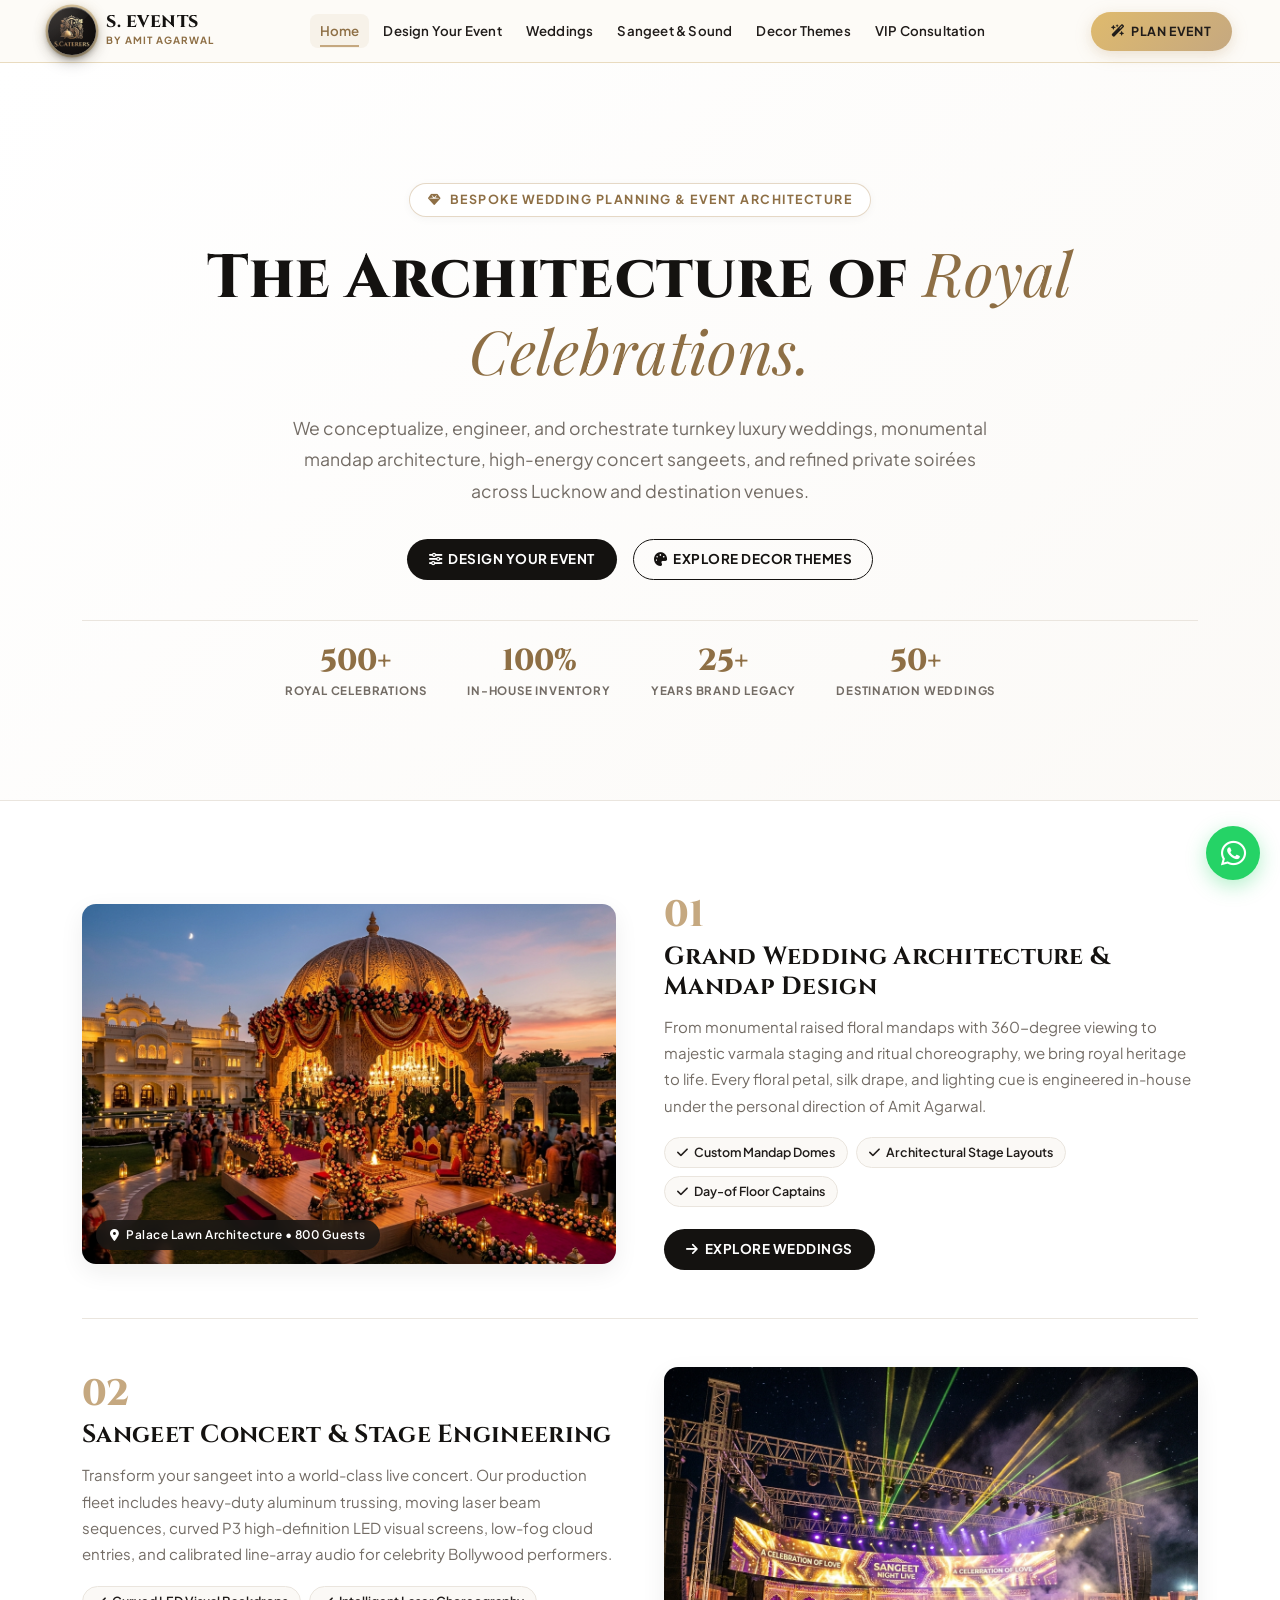
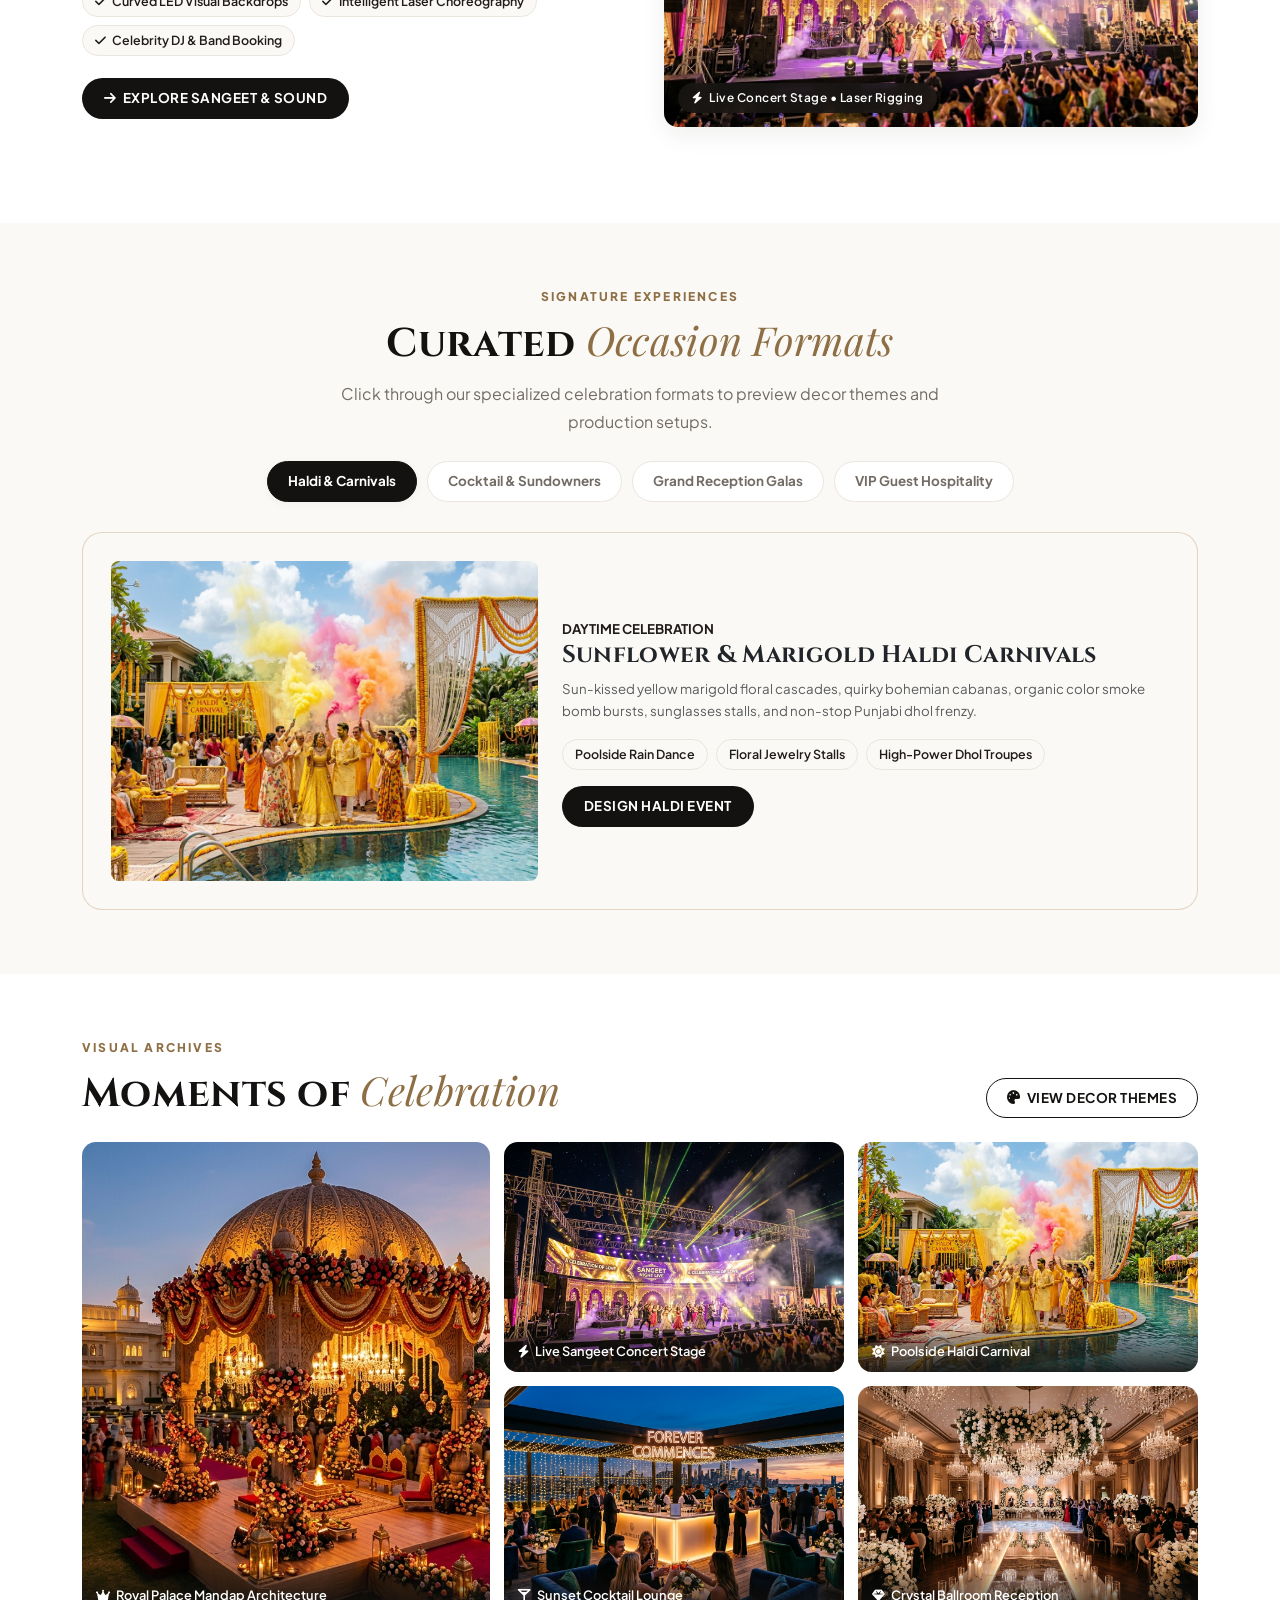
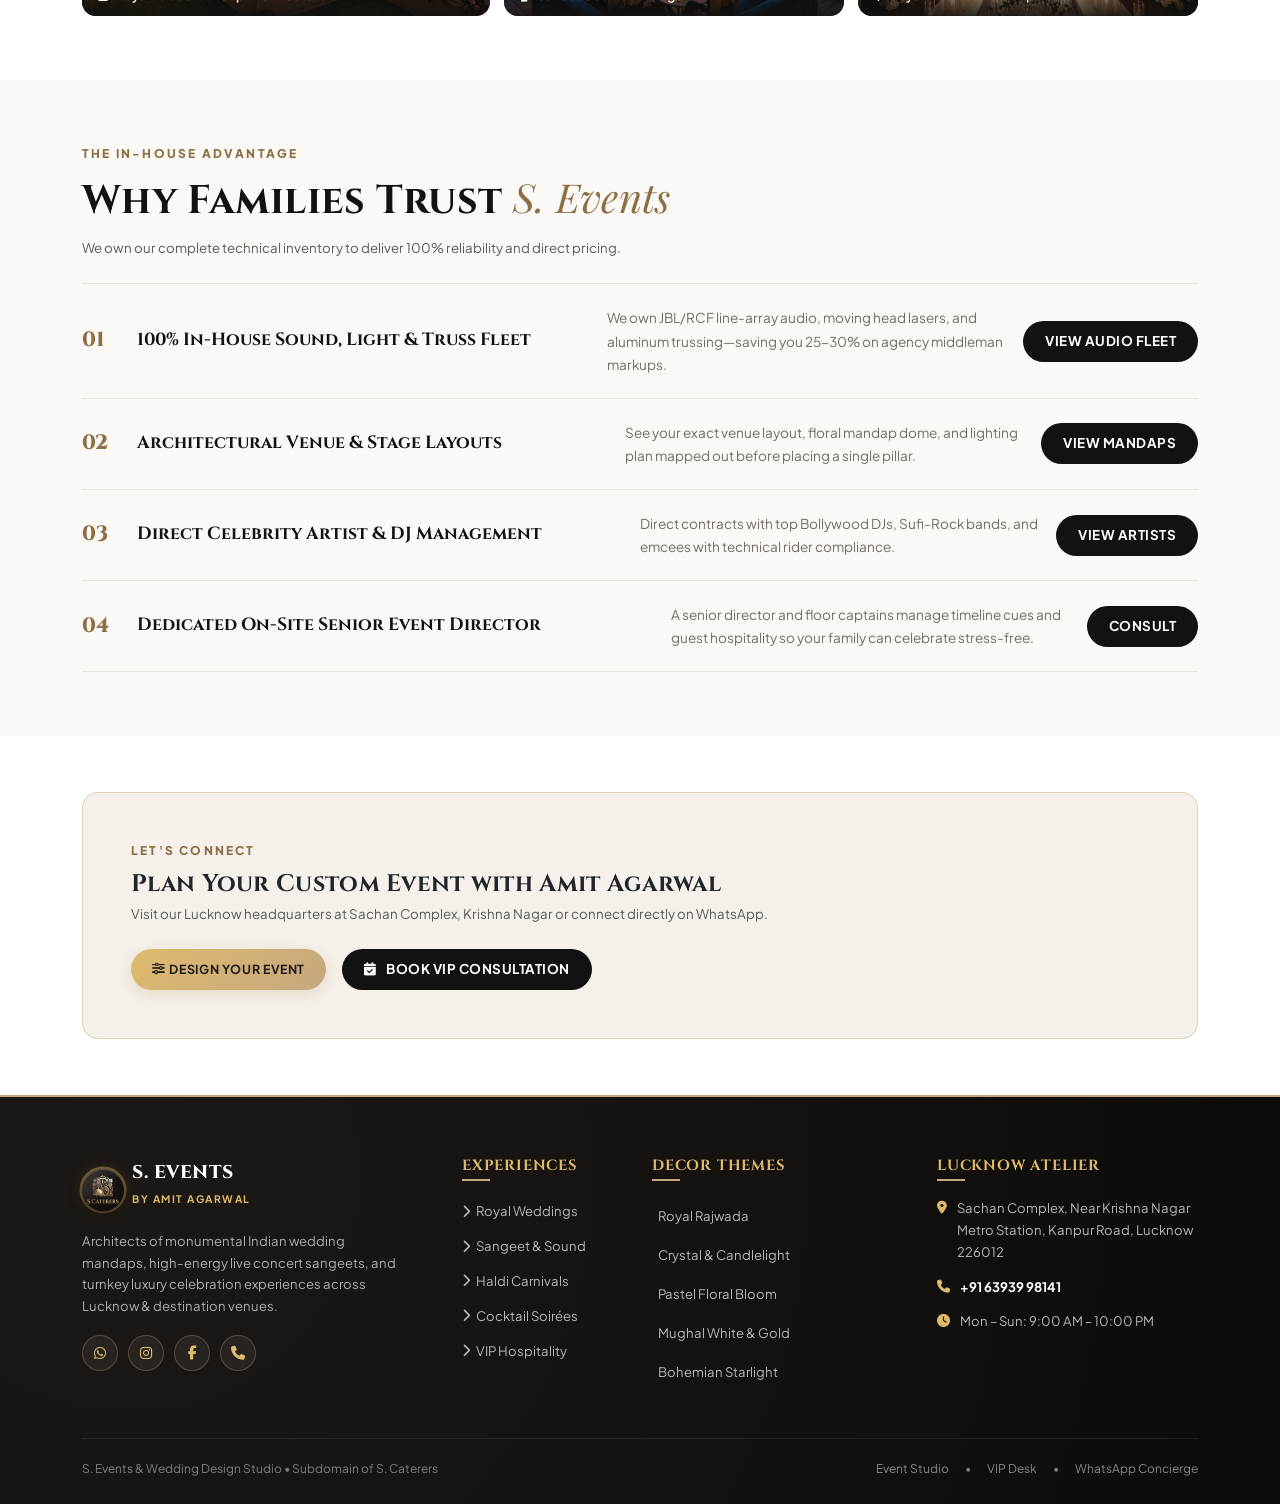
<file: index.html>
<!DOCTYPE html>
<html lang="en">
<head>
  <meta charset="UTF-8">
  <meta name="viewport" content="width=device-width, initial-scale=1.0">
  <title>S. Events by Amit Agarwal — Luxury Wedding &amp; Event Management</title>
  
  <!-- SEO Meta Tags -->
  <meta name="description" content="S. Events by Amit Agarwal. Luxury wedding planning, bespoke stage & mandap architecture, turnkey concert production, and artist management in Lucknow & across India.">
  <meta name="keywords" content="S Events, Wedding Planner Lucknow, Luxury Event Management, Mandap Architecture, Sangeet Concert Stage, Amit Agarwal">
  
  <!-- Favicon -->
  <link rel="icon" type="image/png" href="images/logo.png">

  <!-- Bootstrap 5.3 CSS -->
  <link href="https://cdn.jsdelivr.net/npm/bootstrap@5.3.3/dist/css/bootstrap.min.css" rel="stylesheet">
  
  <!-- FontAwesome 6 Icons -->
  <link rel="stylesheet" href="https://cdnjs.cloudflare.com/ajax/libs/font-awesome/6.5.1/css/all.min.css">
  
  <!-- Master Luxury Stylesheet -->
  <link rel="stylesheet" href="css/style.css">
</head>
<body>

  <!-- ================= AUTHENTIC S. CATERERS 3D MEDALLION HEADER (SINGLE LINE) ================= -->
  <nav class="navbar navbar-expand-lg navbar-custom" id="nav-header">
    <div class="container-fluid px-3 px-xl-5">
      <a class="navbar-brand-wrapper" href="index.html">
        <div class="navbar-brand-logo">
          <img src="images/logo.png" alt="S. Caterers Logo">
        </div>
        <div class="navbar-brand-text">
          <span class="navbar-brand-title">S. EVENTS</span>
          <span class="navbar-brand-sub">BY AMIT AGARWAL</span>
        </div>
      </a>
      <button class="navbar-toggler border-0" type="button" data-bs-toggle="collapse" data-bs-target="#navMain" aria-controls="navMain" aria-expanded="false" aria-label="Toggle navigation">
        <i class="fa-solid fa-bars" style="color: var(--charcoal); font-size: 1.2rem;"></i>
      </button>
      <div class="collapse navbar-collapse" id="navMain">
        <ul class="navbar-nav mx-auto mb-2 mb-lg-0">
          <li class="nav-item"><a class="nav-link nav-link-custom active" href="index.html">Home</a></li>
          <li class="nav-item"><a class="nav-link nav-link-custom" href="custom-planner.html">Design Your Event</a></li>
          <li class="nav-item"><a class="nav-link nav-link-custom" href="weddings.html">Weddings</a></li>
          <li class="nav-item"><a class="nav-link nav-link-custom" href="sangeet-production.html">Sangeet &amp; Sound</a></li>
          <li class="nav-item"><a class="nav-link nav-link-custom" href="decor-themes.html">Decor Themes</a></li>
          <li class="nav-item"><a class="nav-link nav-link-custom" href="consultation.html">VIP Consultation</a></li>
        </ul>
        <div class="d-flex align-items-center">
          <a href="custom-planner.html" class="btn-gold">
            <i class="fa-solid fa-wand-magic-sparkles"></i> Plan Event
          </a>
        </div>
      </div>
    </div>
  </nav>

  <!-- ================= EDITORIAL ATELIER HERO ================= -->
  <section class="atelier-hero" id="home">
    <div class="container text-center position-relative" style="z-index: 2;">
      
      <div class="hero-tag-badge">
        <i class="fa-solid fa-gem"></i> Bespoke Wedding Planning &amp; Event Architecture
      </div>
      
      <h1 class="hero-couture-title">
        The Architecture of <span class="italic-accent">Royal Celebrations.</span>
      </h1>
      
      <p class="hero-couture-desc">
        We conceptualize, engineer, and orchestrate turnkey luxury weddings, monumental mandap architecture, high-energy concert sangeets, and refined private soirées across Lucknow and destination venues.
      </p>

      <div class="d-flex justify-content-center gap-3 flex-wrap">
        <a href="custom-planner.html" class="btn-dark-couture">
          <i class="fa-solid fa-sliders"></i> Design Your Event
        </a>
        <a href="decor-themes.html" class="btn-outline-couture">
          <i class="fa-solid fa-palette"></i> Explore Decor Themes
        </a>
      </div>

      <!-- Experience Metrics Strip -->
      <div class="hero-stats-couture">
        <div class="couture-stat-box">
          <div class="couture-stat-num">500+</div>
          <div class="couture-stat-label">Royal Celebrations</div>
        </div>
        <div class="couture-stat-box">
          <div class="couture-stat-num">100%</div>
          <div class="couture-stat-label">In-House Inventory</div>
        </div>
        <div class="couture-stat-box">
          <div class="couture-stat-num">25+</div>
          <div class="couture-stat-label">Years Brand Legacy</div>
        </div>
        <div class="couture-stat-box">
          <div class="couture-stat-num">50+</div>
          <div class="couture-stat-label">Destination Weddings</div>
        </div>
      </div>

    </div>
  </section>

  <!-- ================= EDITORIAL STORY 1: SPLIT SECTION ================= -->
  <section class="py-5" style="background: #FFFFFF;">
    <div class="container">
      
      <div class="editorial-story-row">
        <div class="row align-items-center g-5">
          <div class="col-lg-6">
            <div class="story-image-wrap">
              <img src="images/mandap-architecture.jpg" alt="Palace Wedding Mandap Architecture">
              <div class="story-image-overlay-badge">
                <i class="fa-solid fa-location-dot text-gold me-1"></i> Palace Lawn Architecture • 800 Guests
              </div>
            </div>
          </div>
          <div class="col-lg-6">
            <div class="story-num-watermark">01</div>
            <h2 class="story-title">Grand Wedding Architecture &amp; Mandap Design</h2>
            <p class="story-desc">
              From monumental raised floral mandaps with 360-degree viewing to majestic varmala staging and ritual choreography, we bring royal heritage to life. Every floral petal, silk drape, and lighting cue is engineered in-house under the personal direction of Amit Agarwal.
            </p>
            <div class="story-feature-chips">
              <span class="story-chip"><i class="fa-solid fa-check text-gold me-1"></i> Custom Mandap Domes</span>
              <span class="story-chip"><i class="fa-solid fa-check text-gold me-1"></i> Architectural Stage Layouts</span>
              <span class="story-chip"><i class="fa-solid fa-check text-gold me-1"></i> Day-of Floor Captains</span>
            </div>
            <a href="weddings.html" class="btn-dark-couture">
              <i class="fa-solid fa-arrow-right"></i> Explore Weddings
            </a>
          </div>
        </div>
      </div>

      <!-- EDITORIAL STORY 2: ALTERNATING SPLIT SECTION -->
      <div class="editorial-story-row">
        <div class="row align-items-center g-5 flex-lg-row-reverse">
          <div class="col-lg-6">
            <div class="story-image-wrap">
              <img src="images/sangeet-concert.jpg" alt="Concert Sangeet Night Setup">
              <div class="story-image-overlay-badge">
                <i class="fa-solid fa-bolt text-gold me-1"></i> Live Concert Stage • Laser Rigging
              </div>
            </div>
          </div>
          <div class="col-lg-6">
            <div class="story-num-watermark">02</div>
            <h2 class="story-title">Sangeet Concert &amp; Stage Engineering</h2>
            <p class="story-desc">
              Transform your sangeet into a world-class live concert. Our production fleet includes heavy-duty aluminum trussing, moving laser beam sequences, curved P3 high-definition LED visual screens, low-fog cloud entries, and calibrated line-array audio for celebrity Bollywood performers.
            </p>
            <div class="story-feature-chips">
              <span class="story-chip"><i class="fa-solid fa-check text-gold me-1"></i> Curved LED Visual Backdrops</span>
              <span class="story-chip"><i class="fa-solid fa-check text-gold me-1"></i> Intelligent Laser Choreography</span>
              <span class="story-chip"><i class="fa-solid fa-check text-gold me-1"></i> Celebrity DJ &amp; Band Booking</span>
            </div>
            <a href="sangeet-production.html" class="btn-dark-couture">
              <i class="fa-solid fa-arrow-right"></i> Explore Sangeet &amp; Sound
            </a>
          </div>
        </div>
      </div>

    </div>
  </section>

  <!-- ================= INTERACTIVE OCCASION SPOTLIGHT TAB SWITCHER ================= -->
  <section class="py-5" style="background: var(--bg-champagne);">
    <div class="container py-3">
      <div class="text-center mb-4">
        <span class="section-tag-couture">SIGNATURE EXPERIENCES</span>
        <h2 class="section-head-couture">Curated <span class="gold">Occasion Formats</span></h2>
        <p class="section-sub-couture">Click through our specialized celebration formats to preview decor themes and production setups.</p>
      </div>

      <!-- Tab Buttons -->
      <div class="occasion-tab-strip">
        <button class="occasion-tab-btn active" data-target="tab-haldi">Haldi &amp; Carnivals</button>
        <button class="occasion-tab-btn" data-target="tab-cocktail">Cocktail &amp; Sundowners</button>
        <button class="occasion-tab-btn" data-target="tab-reception">Grand Reception Galas</button>
        <button class="occasion-tab-btn" data-target="tab-hospitality">VIP Guest Hospitality</button>
      </div>

      <!-- Tab Panes -->
      <div class="tab-spotlight-box">
        
        <!-- Tab: Haldi -->
        <div class="spotlight-pane" id="tab-haldi">
          <div class="row align-items-center g-4">
            <div class="col-lg-5">
              <img src="images/haldi-carnival.jpg" alt="Haldi Poolside Carnival" class="img-fluid rounded-3" style="width: 100%; height: 320px; object-fit: cover;">
            </div>
            <div class="col-lg-7">
              <span class="text-gold small fw-bold text-uppercase">Daytime Celebration</span>
              <h3 class="h4 font-heading text-dark mb-2">Sunflower &amp; Marigold Haldi Carnivals</h3>
              <p class="text-muted small mb-3">
                Sun-kissed yellow marigold floral cascades, quirky bohemian cabanas, organic color smoke bomb bursts, sunglasses stalls, and non-stop Punjabi dhol frenzy.
              </p>
              <div class="d-flex flex-wrap gap-2 mb-3">
                <span class="story-chip">Poolside Rain Dance</span>
                <span class="story-chip">Floral Jewelry Stalls</span>
                <span class="story-chip">High-Power Dhol Troupes</span>
              </div>
              <a href="custom-planner.html" class="btn-dark-couture">Design Haldi Event</a>
            </div>
          </div>
        </div>

        <!-- Tab: Cocktail -->
        <div class="spotlight-pane d-none" id="tab-cocktail">
          <div class="row align-items-center g-4">
            <div class="col-lg-5">
              <img src="images/cocktail-lounge.jpg" alt="Neon Cocktail Lounge" class="img-fluid rounded-3" style="width: 100%; height: 320px; object-fit: cover;">
            </div>
            <div class="col-lg-7">
              <span class="text-gold small fw-bold text-uppercase">Evening Soirée</span>
              <h3 class="h4 font-heading text-dark mb-2">Glow Bars &amp; Sunset Cocktail Lounges</h3>
              <p class="text-muted small mb-3">
                Immersive neon signage, acrylic glow counter setups, plush lounge cabanas, ambient fairy lighting, and live saxophonist with deep house DJ sets.
              </p>
              <div class="d-flex flex-wrap gap-2 mb-3">
                <span class="story-chip">Live Flair Bartenders</span>
                <span class="story-chip">Neon Backdrop Quotes</span>
                <span class="story-chip">Deep House Sunset Lounge</span>
              </div>
              <a href="custom-planner.html" class="btn-dark-couture">Design Cocktail Event</a>
            </div>
          </div>
        </div>

        <!-- Tab: Reception -->
        <div class="spotlight-pane d-none" id="tab-reception">
          <div class="row align-items-center g-4">
            <div class="col-lg-5">
              <img src="images/crystal-glamour.jpg" alt="Grand Reception Banquet" class="img-fluid rounded-3" style="width: 100%; height: 320px; object-fit: cover;">
            </div>
            <div class="col-lg-7">
              <span class="text-gold small fw-bold text-uppercase">Royal Banquet</span>
              <h3 class="h4 font-heading text-dark mb-2">Grand Reception &amp; Crystal Ballroom Banquets</h3>
              <p class="text-muted small mb-3">
                Suspended crystal chandeliers, mirrored aisle runways, hundreds of flickering taper candles, and red-carpet grand entryways with synchronized white-glove service.
              </p>
              <div class="d-flex flex-wrap gap-2 mb-3">
                <span class="story-chip">Crystal Chandeliers</span>
                <span class="story-chip">Mirrored Aisle Runways</span>
                <span class="story-chip">Pure Veg Luxury Buffet</span>
              </div>
              <a href="custom-planner.html" class="btn-dark-couture">Design Reception Event</a>
            </div>
          </div>
        </div>

        <!-- Tab: Hospitality -->
        <div class="spotlight-pane d-none" id="tab-hospitality">
          <div class="row align-items-center g-4">
            <div class="col-lg-5">
              <img src="images/gallery-staff.jpg" alt="VIP Hospitality & Logistics" class="img-fluid rounded-3" style="width: 100%; height: 320px; object-fit: cover;">
            </div>
            <div class="col-lg-7">
              <span class="text-gold small fw-bold text-uppercase">White-Glove Service</span>
              <h3 class="h4 font-heading text-dark mb-2">Guest Concierge &amp; Destination Logistics</h3>
              <p class="text-muted small mb-3">
                Airport/station luxury transfers, hotel check-in desks, personalized welcome hampers, and dedicated family ushers so you can enjoy your celebration stress-free.
              </p>
              <div class="d-flex flex-wrap gap-2 mb-3">
                <span class="story-chip">Airport Pickups</span>
                <span class="story-chip">Custom Room Hampers</span>
                <span class="story-chip">On-Site Helpdesk</span>
              </div>
              <a href="custom-planner.html" class="btn-dark-couture">Design VIP Logistics</a>
            </div>
          </div>
        </div>

      </div>

    </div>
  </section>

  <!-- ================= ASYMMETRICAL MOSAIC GALLERY ================= -->
  <section class="py-5" style="background: #FFFFFF;">
    <div class="container py-3">
      <div class="d-flex justify-content-between align-items-end mb-4 flex-wrap gap-2">
        <div>
          <span class="section-tag-couture">VISUAL ARCHIVES</span>
          <h2 class="section-head-couture mb-0">Moments of <span class="gold">Celebration</span></h2>
        </div>
        <a href="decor-themes.html" class="btn-outline-couture">
          <i class="fa-solid fa-palette"></i> View Decor Themes
        </a>
      </div>

      <div class="gallery-mosaic-grid">
        <div class="mosaic-item-featured">
          <img src="images/mandap-architecture.jpg" alt="Grand Palace Mandap Dome">
          <div class="mosaic-caption">
            <i class="fa-solid fa-crown text-gold me-1"></i> Royal Palace Mandap Architecture
          </div>
        </div>
        <div class="mosaic-item">
          <img src="images/sangeet-concert.jpg" alt="Sangeet Concert Laser Stage">
          <div class="mosaic-caption">
            <i class="fa-solid fa-bolt text-gold me-1"></i> Live Sangeet Concert Stage
          </div>
        </div>
        <div class="mosaic-item">
          <img src="images/haldi-carnival.jpg" alt="Haldi Poolside Carnival">
          <div class="mosaic-caption">
            <i class="fa-solid fa-sun text-gold me-1"></i> Poolside Haldi Carnival
          </div>
        </div>
        <div class="mosaic-item">
          <img src="images/cocktail-lounge.jpg" alt="Rooftop Cocktail Lounge">
          <div class="mosaic-caption">
            <i class="fa-solid fa-martini-glass text-gold me-1"></i> Sunset Cocktail Lounge
          </div>
        </div>
        <div class="mosaic-item">
          <img src="images/crystal-glamour.jpg" alt="Crystal Ballroom Reception">
          <div class="mosaic-caption">
            <i class="fa-solid fa-gem text-gold me-1"></i> Crystal Ballroom Reception
          </div>
        </div>
      </div>
    </div>
  </section>

  <!-- ================= NUMBERED CAPABILITY LIST ================= -->
  <section class="py-5" style="background: var(--bg-champagne);">
    <div class="container py-3">
      <div class="mb-4">
        <span class="section-tag-couture">THE IN-HOUSE ADVANTAGE</span>
        <h2 class="section-head-couture">Why Families Trust <span class="gold">S. Events</span></h2>
        <p class="text-muted small">We own our complete technical inventory to deliver 100% reliability and direct pricing.</p>
      </div>

      <div class="numbered-capability-list">
        
        <div class="capability-row">
          <div class="cap-num">01</div>
          <div class="cap-title">100% In-House Sound, Light &amp; Truss Fleet</div>
          <div class="cap-desc">We own JBL/RCF line-array audio, moving head lasers, and aluminum trussing—saving you 25-30% on agency middleman markups.</div>
          <a href="sangeet-production.html" class="btn-dark-couture">View Audio Fleet</a>
        </div>

        <div class="capability-row">
          <div class="cap-num">02</div>
          <div class="cap-title">Architectural Venue &amp; Stage Layouts</div>
          <div class="cap-desc">See your exact venue layout, floral mandap dome, and lighting plan mapped out before placing a single pillar.</div>
          <a href="weddings.html" class="btn-dark-couture">View Mandaps</a>
        </div>

        <div class="capability-row">
          <div class="cap-num">03</div>
          <div class="cap-title">Direct Celebrity Artist &amp; DJ Management</div>
          <div class="cap-desc">Direct contracts with top Bollywood DJs, Sufi-Rock bands, and emcees with technical rider compliance.</div>
          <a href="sangeet-production.html" class="btn-dark-couture">View Artists</a>
        </div>

        <div class="capability-row">
          <div class="cap-num">04</div>
          <div class="cap-title">Dedicated On-Site Senior Event Director</div>
          <div class="cap-desc">A senior director and floor captains manage timeline cues and guest hospitality so your family can celebrate stress-free.</div>
          <a href="consultation.html" class="btn-dark-couture">Consult</a>
        </div>

      </div>
    </div>
  </section>

  <!-- ================= DIRECT VIP CONSULTATION BANNER ================= -->
  <section class="py-5" style="background: #FFFFFF;">
    <div class="container py-2">
      <div class="p-4 p-md-5 rounded-4 border d-flex justify-content-between align-items-center flex-wrap gap-4" style="background: var(--bg-sand); border: 1.5px solid var(--border-gold) !important;">
        <div>
          <span class="section-tag-couture">LET'S CONNECT</span>
          <h3 class="h4 font-heading text-dark mb-1">Plan Your Custom Event with Amit Agarwal</h3>
          <p class="text-muted small mb-0">Visit our Lucknow headquarters at Sachan Complex, Krishna Nagar or connect directly on WhatsApp.</p>
        </div>
        <div class="d-flex gap-3 flex-wrap">
          <a href="custom-planner.html" class="btn-gold">
            <i class="fa-solid fa-sliders"></i> Design Your Event
          </a>
          <a href="consultation.html" class="btn-dark-couture">
            <i class="fa-solid fa-calendar-check me-1"></i> Book VIP Consultation
          </a>
        </div>
      </div>
    </div>
  </section>

  

  
  <!-- ================= EDITORIAL DEMO FOOTER ================= -->
  <footer class="editorial-demo-footer">
    <div class="container">
      <div class="row g-4">
        
        <!-- Col 1: Brand & Atelier Story -->
        <div class="col-lg-4 col-md-6">
          <div class="d-flex align-items-center gap-2 mb-2">
            <div class="navbar-brand-logo" style="width: 42px; height: 42px;">
              <img src="images/logo.png" alt="S. Caterers Logo">
            </div>
            <div>
              <div class="footer-brand-title">S. EVENTS</div>
              <span class="footer-brand-subtitle">BY AMIT AGARWAL</span>
            </div>
          </div>
          <p class="footer-brand-desc">
            Architects of monumental Indian wedding mandaps, high-energy live concert sangeets, and turnkey luxury celebration experiences across Lucknow &amp; destination venues.
          </p>
          <div class="footer-social-strip">
            <a href="https://wa.me/916393998141" target="_blank" class="footer-social-link" aria-label="WhatsApp"><i class="fa-brands fa-whatsapp"></i></a>
            <a href="https://instagram.com" target="_blank" class="footer-social-link" aria-label="Instagram"><i class="fa-brands fa-instagram"></i></a>
            <a href="https://facebook.com" target="_blank" class="footer-social-link" aria-label="Facebook"><i class="fa-brands fa-facebook-f"></i></a>
            <a href="tel:+916393998141" class="footer-social-link" aria-label="Phone"><i class="fa-solid fa-phone"></i></a>
          </div>
        </div>

        <!-- Col 2: Celebration Verticals -->
        <div class="col-lg-2 col-md-6 col-6">
          <h4 class="footer-col-heading">Experiences</h4>
          <ul class="footer-links-list">
            <li><a href="weddings.html"><i class="fa-solid fa-chevron-right fs-xs"></i> Royal Weddings</a></li>
            <li><a href="sangeet-production.html"><i class="fa-solid fa-chevron-right fs-xs"></i> Sangeet &amp; Sound</a></li>
            <li><a href="custom-planner.html"><i class="fa-solid fa-chevron-right fs-xs"></i> Haldi Carnivals</a></li>
            <li><a href="custom-planner.html"><i class="fa-solid fa-chevron-right fs-xs"></i> Cocktail Soirées</a></li>
            <li><a href="custom-planner.html"><i class="fa-solid fa-chevron-right fs-xs"></i> VIP Hospitality</a></li>
          </ul>
        </div>

        <!-- Col 3: Signature Decor Themes -->
        <div class="col-lg-3 col-md-6 col-6">
          <h4 class="footer-col-heading">Decor Themes</h4>
          <ul class="footer-links-list">
            <li><a href="decor-themes.html"><i class="fa-solid fa-sparkles fs-xs"></i> Royal Rajwada</a></li>
            <li><a href="decor-themes.html"><i class="fa-solid fa-sparkles fs-xs"></i> Crystal &amp; Candlelight</a></li>
            <li><a href="decor-themes.html"><i class="fa-solid fa-sparkles fs-xs"></i> Pastel Floral Bloom</a></li>
            <li><a href="decor-themes.html"><i class="fa-solid fa-sparkles fs-xs"></i> Mughal White &amp; Gold</a></li>
            <li><a href="decor-themes.html"><i class="fa-solid fa-sparkles fs-xs"></i> Bohemian Starlight</a></li>
          </ul>
        </div>

        <!-- Col 4: Direct Concierge Desk -->
        <div class="col-lg-3 col-md-6">
          <h4 class="footer-col-heading">Lucknow Atelier</h4>
          <div class="footer-contact-item">
            <i class="fa-solid fa-location-dot"></i>
            <div>Sachan Complex, Near Krishna Nagar Metro Station, Kanpur Road, Lucknow 226012</div>
          </div>
          <div class="footer-contact-item">
            <i class="fa-solid fa-phone"></i>
            <div><a href="tel:+916393998141" class="text-white fw-bold">+91 63939 98141</a></div>
          </div>
          <div class="footer-contact-item">
            <i class="fa-solid fa-clock"></i>
            <div>Mon – Sun: 9:00 AM – 10:00 PM</div>
          </div>
        </div>

      </div>

      <!-- Bottom Signature Bar (Demo Footer) -->
      <div class="footer-bottom-signature-bar">
        <div>S. Events &amp; Wedding Design Studio • Subdomain of S. Caterers</div>
        <div class="d-flex gap-3">
          <a href="custom-planner.html" class="text-white-50 hover-gold">Event Studio</a>
          <span>•</span>
          <a href="consultation.html" class="text-white-50 hover-gold">VIP Desk</a>
          <span>•</span>
          <a href="https://wa.me/916393998141" target="_blank" class="text-white-50 hover-gold">WhatsApp Concierge</a>
        </div>
      </div>

    </div>
  </footer>

  <!-- Floating WhatsApp Quick Button -->
  <a href="https://wa.me/916393998141?text=Hello%20S.%20Events!%20I%20would%20like%20to%20plan%20a%20custom%20event." target="_blank" class="floating-wa-btn" aria-label="Chat on WhatsApp">
    <i class="fa-brands fa-whatsapp"></i>
  </a>

  <!-- Bootstrap 5.3 JS Bundle -->
  <script src="https://cdn.jsdelivr.net/npm/bootstrap@5.3.3/dist/js/bootstrap.bundle.min.js"></script>
  <!-- Custom App Engine -->
  <script src="js/app.js"></script>
</body>
</html>
</file>
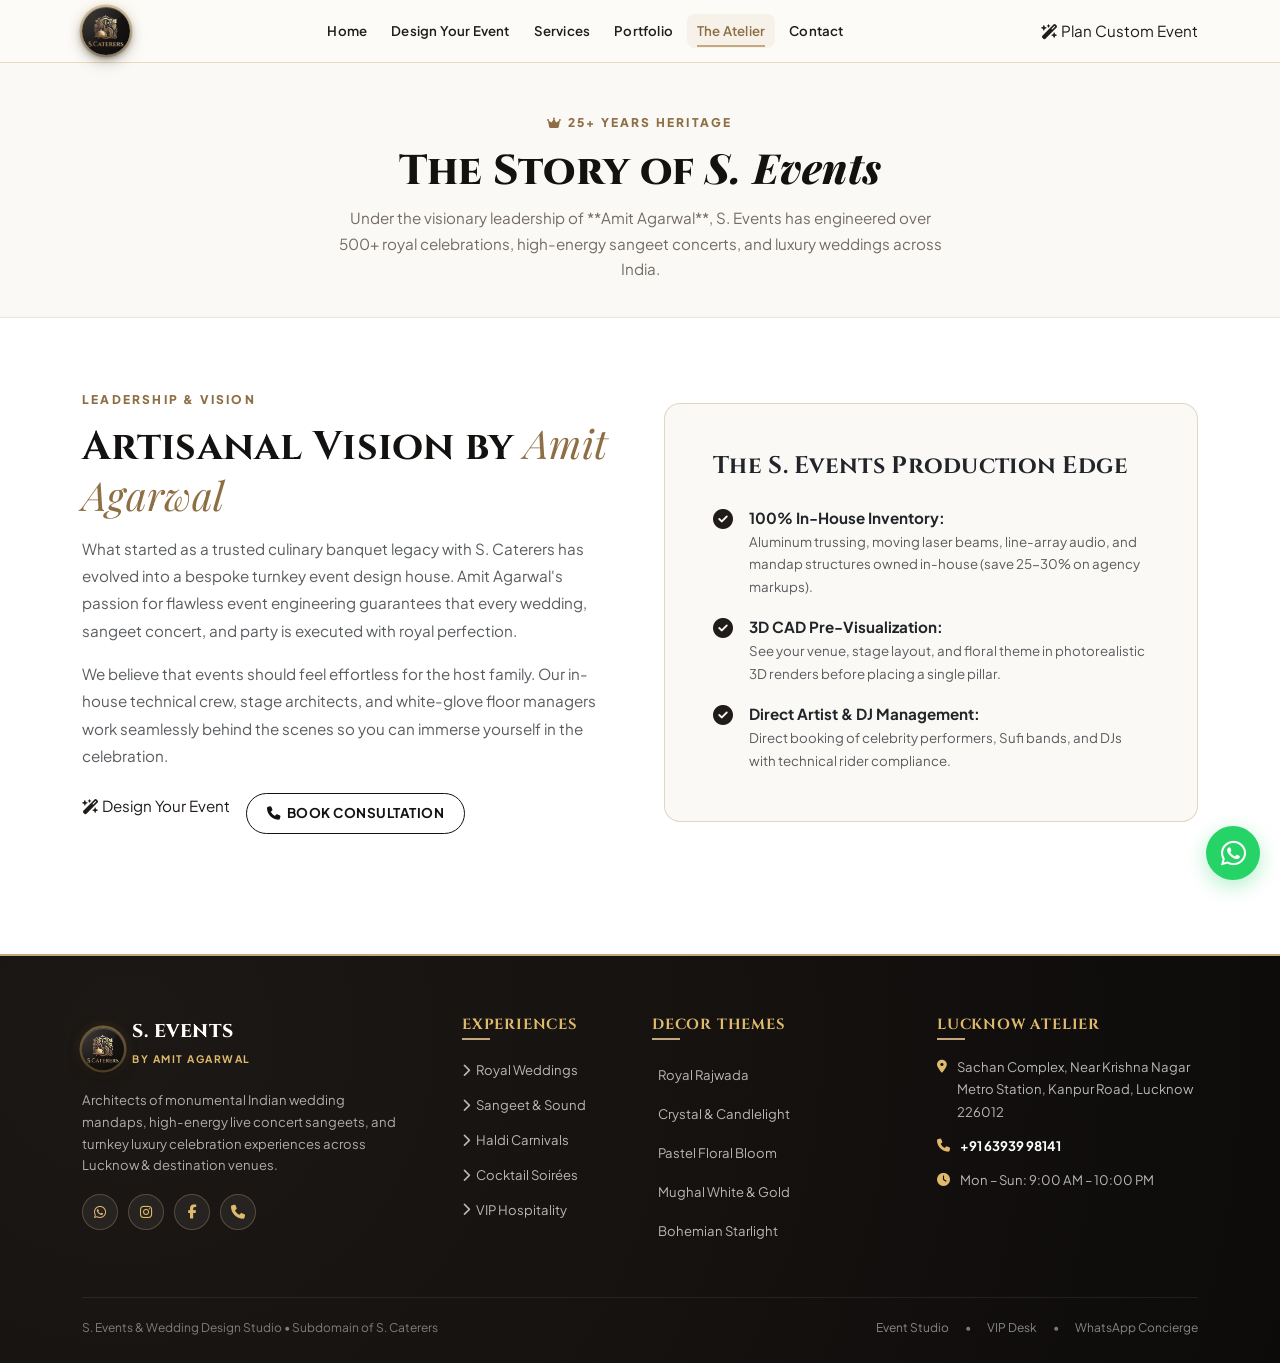
<file: about.html>
<!DOCTYPE html>
<html lang="en">
<head>
  <meta charset="UTF-8">
  <meta name="viewport" content="width=device-width, initial-scale=1.0">
  <title>The Atelier &amp; Story — S. Events &amp; Wedding Design Studio</title>
  
  <!-- SEO Meta Tags -->
  <meta name="description" content="Discover S. Events by Amit Agarwal. 25+ years of luxury event management, wedding planning, and in-house production in Lucknow.">
  
  <!-- Favicon -->
  <link rel="icon" type="image/png" href="images/logo.png">

  <!-- Bootstrap 5.3 CSS -->
  <link href="https://cdn.jsdelivr.net/npm/bootstrap@5.3.3/dist/css/bootstrap.min.css" rel="stylesheet">
  
  <!-- FontAwesome 6 Icons -->
  <link rel="stylesheet" href="https://cdnjs.cloudflare.com/ajax/libs/font-awesome/6.5.1/css/all.min.css">
  
  <!-- Master Stylesheet -->
  <link rel="stylesheet" href="css/style.css">
</head>
<body>

  <!-- ================= S. CATERERS OFFICIAL COUTURE HEADER ================= -->
  <nav class="navbar navbar-expand-lg navbar-custom" id="nav-header">
    <div class="container">
      <a class="navbar-brand-logo" href="index.html">
        <img src="images/logo.png" alt="S. Caterers Logo">
      </a>
      <button class="navbar-toggler border-0" type="button" data-bs-toggle="collapse" data-bs-target="#navMain" aria-controls="navMain" aria-expanded="false" aria-label="Toggle navigation">
        <i class="fa-solid fa-bars" style="color: var(--color-dark); font-size: 1.2rem;"></i>
      </button>
      <div class="collapse navbar-collapse" id="navMain">
        <ul class="navbar-nav mx-auto mt-2 mt-lg-0">
          <li class="nav-item"><a class="nav-link nav-link-custom" href="index.html">Home</a></li>
          <li class="nav-item"><a class="nav-link nav-link-custom" href="custom-planner.html">Design Your Event</a></li>
          <li class="nav-item"><a class="nav-link nav-link-custom" href="services.html">Services</a></li>
          <li class="nav-item"><a class="nav-link nav-link-custom" href="gallery.html">Portfolio</a></li>
          <li class="nav-item"><a class="nav-link nav-link-custom active" href="about.html">The Atelier</a></li>
          <li class="nav-item"><a class="nav-link nav-link-custom" href="contact.html">Contact</a></li>
        </ul>
        <div class="d-flex mt-2 mt-lg-0">
          <a href="custom-planner.html" class="btn-gold-couture">
            <i class="fa-solid fa-wand-magic-sparkles"></i> Plan Custom Event
          </a>
        </div>
      </div>
    </div>
  </nav>

  <!-- ================= SUBPAGE HEADER BANNER ================= -->
  <div class="subpage-couture-hero">
    <div class="container">
      <span class="section-tag-couture"><i class="fa-solid fa-crown"></i> 25+ YEARS HERITAGE</span>
      <h1 class="subpage-couture-title">The Story of <span class="font-editorial fst-italic" style="color: var(--color-gold-dark);">S. Events</span></h1>
      <p class="subpage-couture-desc">
        Under the visionary leadership of **Amit Agarwal**, S. Events has engineered over 500+ royal celebrations, high-energy sangeet concerts, and luxury weddings across India.
      </p>
    </div>
  </div>

  <!-- ================= ABOUT CONTENT BODY ================= -->
  <section class="py-5" style="background: #FFFFFF;">
    <div class="container py-4">
      
      <div class="row align-items-center g-5 mb-5">
        <div class="col-lg-6">
          <span class="section-tag-couture">LEADERSHIP &amp; VISION</span>
          <h2 class="section-head-couture">Artisanal Vision by <span class="gold">Amit Agarwal</span></h2>
          <p class="text-muted mb-3" style="line-height: 1.8;">
            What started as a trusted culinary banquet legacy with S. Caterers has evolved into a bespoke turnkey event design house. Amit Agarwal's passion for flawless event engineering guarantees that every wedding, sangeet concert, and party is executed with royal perfection.
          </p>
          <p class="text-muted mb-4" style="line-height: 1.8;">
            We believe that events should feel effortless for the host family. Our in-house technical crew, stage architects, and white-glove floor managers work seamlessly behind the scenes so you can immerse yourself in the celebration.
          </p>
          <div class="d-flex gap-3">
            <a href="custom-planner.html" class="btn-gold-couture"><i class="fa-solid fa-wand-magic-sparkles"></i> Design Your Event</a>
            <a href="contact.html" class="btn-outline-couture"><i class="fa-solid fa-phone"></i> Book Consultation</a>
          </div>
        </div>

        <div class="col-lg-6">
          <div class="p-4 p-md-5 rounded-4" style="background: var(--bg-champagne); border: 1.5px solid var(--border-gold);">
            <h3 class="h4 font-heading text-dark mb-4">The S. Events Production Edge</h3>
            <div class="d-flex flex-column gap-3">
              <div class="d-flex align-items-start gap-3">
                <i class="fa-solid fa-check-circle text-gold fs-5 mt-1"></i>
                <div>
                  <strong class="text-dark">100% In-House Inventory:</strong>
                  <p class="text-muted small mb-0">Aluminum trussing, moving laser beams, line-array audio, and mandap structures owned in-house (save 25-30% on agency markups).</p>
                </div>
              </div>
              <div class="d-flex align-items-start gap-3">
                <i class="fa-solid fa-check-circle text-gold fs-5 mt-1"></i>
                <div>
                  <strong class="text-dark">3D CAD Pre-Visualization:</strong>
                  <p class="text-muted small mb-0">See your venue, stage layout, and floral theme in photorealistic 3D renders before placing a single pillar.</p>
                </div>
              </div>
              <div class="d-flex align-items-start gap-3">
                <i class="fa-solid fa-check-circle text-gold fs-5 mt-1"></i>
                <div>
                  <strong class="text-dark">Direct Artist &amp; DJ Management:</strong>
                  <p class="text-muted small mb-0">Direct booking of celebrity performers, Sufi bands, and DJs with technical rider compliance.</p>
                </div>
              </div>
            </div>
          </div>
        </div>
      </div>

    </div>
  </section>

  

  
  <!-- ================= EDITORIAL DEMO FOOTER ================= -->
  <footer class="editorial-demo-footer">
    <div class="container">
      <div class="row g-4">
        
        <!-- Col 1: Brand & Atelier Story -->
        <div class="col-lg-4 col-md-6">
          <div class="d-flex align-items-center gap-2 mb-2">
            <div class="navbar-brand-logo" style="width: 42px; height: 42px;">
              <img src="images/logo.png" alt="S. Caterers Logo">
            </div>
            <div>
              <div class="footer-brand-title">S. EVENTS</div>
              <span class="footer-brand-subtitle">BY AMIT AGARWAL</span>
            </div>
          </div>
          <p class="footer-brand-desc">
            Architects of monumental Indian wedding mandaps, high-energy live concert sangeets, and turnkey luxury celebration experiences across Lucknow &amp; destination venues.
          </p>
          <div class="footer-social-strip">
            <a href="https://wa.me/916393998141" target="_blank" class="footer-social-link" aria-label="WhatsApp"><i class="fa-brands fa-whatsapp"></i></a>
            <a href="https://instagram.com" target="_blank" class="footer-social-link" aria-label="Instagram"><i class="fa-brands fa-instagram"></i></a>
            <a href="https://facebook.com" target="_blank" class="footer-social-link" aria-label="Facebook"><i class="fa-brands fa-facebook-f"></i></a>
            <a href="tel:+916393998141" class="footer-social-link" aria-label="Phone"><i class="fa-solid fa-phone"></i></a>
          </div>
        </div>

        <!-- Col 2: Celebration Verticals -->
        <div class="col-lg-2 col-md-6 col-6">
          <h4 class="footer-col-heading">Experiences</h4>
          <ul class="footer-links-list">
            <li><a href="weddings.html"><i class="fa-solid fa-chevron-right fs-xs"></i> Royal Weddings</a></li>
            <li><a href="sangeet-production.html"><i class="fa-solid fa-chevron-right fs-xs"></i> Sangeet &amp; Sound</a></li>
            <li><a href="custom-planner.html"><i class="fa-solid fa-chevron-right fs-xs"></i> Haldi Carnivals</a></li>
            <li><a href="custom-planner.html"><i class="fa-solid fa-chevron-right fs-xs"></i> Cocktail Soirées</a></li>
            <li><a href="custom-planner.html"><i class="fa-solid fa-chevron-right fs-xs"></i> VIP Hospitality</a></li>
          </ul>
        </div>

        <!-- Col 3: Signature Decor Themes -->
        <div class="col-lg-3 col-md-6 col-6">
          <h4 class="footer-col-heading">Decor Themes</h4>
          <ul class="footer-links-list">
            <li><a href="decor-themes.html"><i class="fa-solid fa-sparkles fs-xs"></i> Royal Rajwada</a></li>
            <li><a href="decor-themes.html"><i class="fa-solid fa-sparkles fs-xs"></i> Crystal &amp; Candlelight</a></li>
            <li><a href="decor-themes.html"><i class="fa-solid fa-sparkles fs-xs"></i> Pastel Floral Bloom</a></li>
            <li><a href="decor-themes.html"><i class="fa-solid fa-sparkles fs-xs"></i> Mughal White &amp; Gold</a></li>
            <li><a href="decor-themes.html"><i class="fa-solid fa-sparkles fs-xs"></i> Bohemian Starlight</a></li>
          </ul>
        </div>

        <!-- Col 4: Direct Concierge Desk -->
        <div class="col-lg-3 col-md-6">
          <h4 class="footer-col-heading">Lucknow Atelier</h4>
          <div class="footer-contact-item">
            <i class="fa-solid fa-location-dot"></i>
            <div>Sachan Complex, Near Krishna Nagar Metro Station, Kanpur Road, Lucknow 226012</div>
          </div>
          <div class="footer-contact-item">
            <i class="fa-solid fa-phone"></i>
            <div><a href="tel:+916393998141" class="text-white fw-bold">+91 63939 98141</a></div>
          </div>
          <div class="footer-contact-item">
            <i class="fa-solid fa-clock"></i>
            <div>Mon – Sun: 9:00 AM – 10:00 PM</div>
          </div>
        </div>

      </div>

      <!-- Bottom Signature Bar (Demo Footer) -->
      <div class="footer-bottom-signature-bar">
        <div>S. Events &amp; Wedding Design Studio • Subdomain of S. Caterers</div>
        <div class="d-flex gap-3">
          <a href="custom-planner.html" class="text-white-50 hover-gold">Event Studio</a>
          <span>•</span>
          <a href="consultation.html" class="text-white-50 hover-gold">VIP Desk</a>
          <span>•</span>
          <a href="https://wa.me/916393998141" target="_blank" class="text-white-50 hover-gold">WhatsApp Concierge</a>
        </div>
      </div>

    </div>
  </footer>

  <!-- Floating WhatsApp Quick Button -->
  <a href="https://wa.me/916393998141?text=Hello%20Amit%20Ji!%20I%20would%20like%20to%20learn%20more%20about%20S.%20Events." target="_blank" class="floating-wa-btn" aria-label="Chat on WhatsApp">
    <i class="fa-brands fa-whatsapp"></i>
  </a>

  <!-- Bootstrap 5.3 JS Bundle -->
  <script src="https://cdn.jsdelivr.net/npm/bootstrap@5.3.3/dist/js/bootstrap.bundle.min.js"></script>
</body>
</html>
</file>
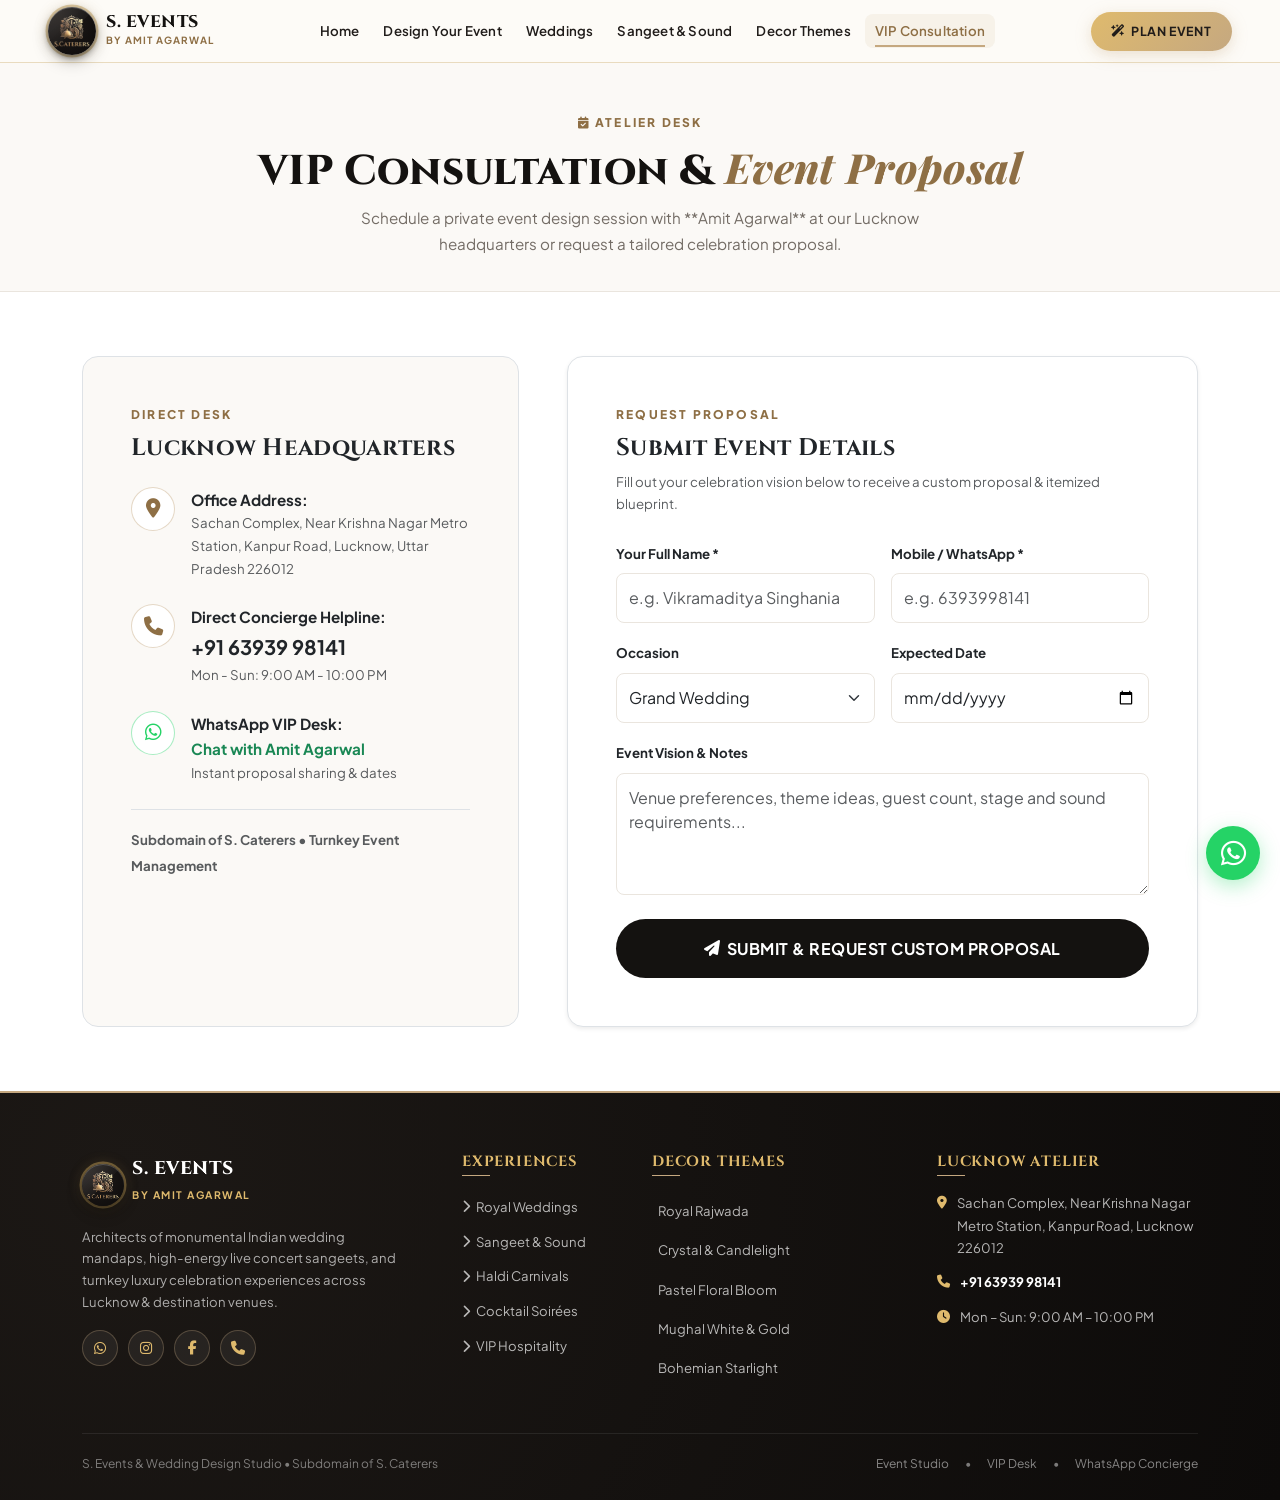
<file: consultation.html>
<!DOCTYPE html>
<html lang="en">
<head>
  <meta charset="UTF-8">
  <meta name="viewport" content="width=device-width, initial-scale=1.0">
  <title>VIP Consultation &amp; Proposal Desk — S. Events</title>
  
  <!-- SEO Meta Tags -->
  <meta name="description" content="Book a private luxury event design session or proposal consultation with Amit Agarwal at S. Events Lucknow. Phone & WhatsApp: +91 63939 98141.">
  
  <!-- Favicon -->
  <link rel="icon" type="image/png" href="images/logo.png">

  <!-- Bootstrap 5.3 CSS -->
  <link href="https://cdn.jsdelivr.net/npm/bootstrap@5.3.3/dist/css/bootstrap.min.css" rel="stylesheet">
  
  <!-- FontAwesome 6 Icons -->
  <link rel="stylesheet" href="https://cdnjs.cloudflare.com/ajax/libs/font-awesome/6.5.1/css/all.min.css">
  
  <!-- Master Stylesheet -->
  <link rel="stylesheet" href="css/style.css">
</head>
<body>

  <!-- ================= AUTHENTIC S. CATERERS 3D MEDALLION HEADER (SINGLE LINE) ================= -->
  <nav class="navbar navbar-expand-lg navbar-custom" id="nav-header">
    <div class="container-fluid px-3 px-xl-5">
      <a class="navbar-brand-wrapper" href="index.html">
        <div class="navbar-brand-logo">
          <img src="images/logo.png" alt="S. Caterers Logo">
        </div>
        <div class="navbar-brand-text">
          <span class="navbar-brand-title">S. EVENTS</span>
          <span class="navbar-brand-sub">BY AMIT AGARWAL</span>
        </div>
      </a>
      <button class="navbar-toggler border-0" type="button" data-bs-toggle="collapse" data-bs-target="#navMain" aria-controls="navMain" aria-expanded="false" aria-label="Toggle navigation">
        <i class="fa-solid fa-bars" style="color: var(--charcoal); font-size: 1.2rem;"></i>
      </button>
      <div class="collapse navbar-collapse" id="navMain">
        <ul class="navbar-nav mx-auto mb-2 mb-lg-0">
          <li class="nav-item"><a class="nav-link nav-link-custom" href="index.html">Home</a></li>
          <li class="nav-item"><a class="nav-link nav-link-custom" href="custom-planner.html">Design Your Event</a></li>
          <li class="nav-item"><a class="nav-link nav-link-custom" href="weddings.html">Weddings</a></li>
          <li class="nav-item"><a class="nav-link nav-link-custom" href="sangeet-production.html">Sangeet &amp; Sound</a></li>
          <li class="nav-item"><a class="nav-link nav-link-custom" href="decor-themes.html">Decor Themes</a></li>
          <li class="nav-item"><a class="nav-link nav-link-custom active" href="consultation.html">VIP Consultation</a></li>
        </ul>
        <div class="d-flex align-items-center">
          <a href="custom-planner.html" class="btn-gold">
            <i class="fa-solid fa-wand-magic-sparkles"></i> Plan Event
          </a>
        </div>
      </div>
    </div>
  </nav>

  <!-- ================= SUBPAGE HEADER BANNER ================= -->
  <div class="subpage-couture-hero">
    <div class="container">
      <span class="section-tag-couture"><i class="fa-solid fa-calendar-check"></i> ATELIER DESK</span>
      <h1 class="subpage-couture-title">VIP Consultation &amp; <span class="font-editorial fst-italic" style="color: var(--gold-dark);">Event Proposal</span></h1>
      <p class="subpage-couture-desc">
        Schedule a private event design session with **Amit Agarwal** at our Lucknow headquarters or request a tailored celebration proposal.
      </p>
    </div>
  </div>

  <!-- ================= CONSULTATION BODY ================= -->
  <section class="py-5" style="background: var(--bg-white);">
    <div class="container py-3">
      
      <div class="row g-5">
        <!-- Direct Desk Info -->
        <div class="col-lg-5">
          <div class="p-4 p-md-5 rounded-4 border h-100" style="background: var(--bg-champagne);">
            <span class="section-tag-couture">DIRECT DESK</span>
            <h3 class="h4 font-heading text-dark mb-4">Lucknow Headquarters</h3>
            
            <div class="d-flex align-items-start gap-3 mb-4">
              <div style="width: 44px; height: 44px; border-radius: 50%; background: #FFFFFF; color: var(--gold-dark); display: flex; align-items: center; justify-content: center; flex-shrink: 0; font-size: 1.2rem; border: 1px solid var(--border-gold);">
                <i class="fa-solid fa-location-dot"></i>
              </div>
              <div>
                <strong class="text-dark d-block">Office Address:</strong>
                <p class="text-muted small mb-0">Sachan Complex, Near Krishna Nagar Metro Station, Kanpur Road, Lucknow, Uttar Pradesh 226012</p>
              </div>
            </div>

            <div class="d-flex align-items-start gap-3 mb-4">
              <div style="width: 44px; height: 44px; border-radius: 50%; background: #FFFFFF; color: var(--gold-dark); display: flex; align-items: center; justify-content: center; flex-shrink: 0; font-size: 1.2rem; border: 1px solid var(--border-gold);">
                <i class="fa-solid fa-phone"></i>
              </div>
              <div>
                <strong class="text-dark d-block">Direct Concierge Helpline:</strong>
                <a href="tel:+916393998141" class="text-dark fw-bold fs-5">+91 63939 98141</a>
                <p class="text-muted small mb-0">Mon - Sun: 9:00 AM - 10:00 PM</p>
              </div>
            </div>

            <div class="d-flex align-items-start gap-3 mb-4">
              <div style="width: 44px; height: 44px; border-radius: 50%; background: #FFFFFF; color: #25D366; display: flex; align-items: center; justify-content: center; flex-shrink: 0; font-size: 1.2rem; border: 1px solid rgba(37,211,102,0.4);">
                <i class="fa-brands fa-whatsapp"></i>
              </div>
              <div>
                <strong class="text-dark d-block">WhatsApp VIP Desk:</strong>
                <a href="https://wa.me/916393998141?text=Hello%20Amit%20Ji!%20I%20would%20like%20to%20consult%20for%20an%20event." target="_blank" class="text-success fw-bold">Chat with Amit Agarwal</a>
                <p class="text-muted small mb-0">Instant proposal sharing &amp; dates</p>
              </div>
            </div>

            <div class="pt-3 border-top">
              <span class="text-muted small fw-bold">Subdomain of S. Caterers • Turnkey Event Management</span>
            </div>
          </div>
        </div>

        <!-- Proposal Brief Form -->
        <div class="col-lg-7">
          <div class="p-4 p-md-5 rounded-4 border bg-white shadow-sm">
            <span class="section-tag-couture">REQUEST PROPOSAL</span>
            <h3 class="h4 font-heading text-dark mb-2">Submit Event Details</h3>
            <p class="text-muted small mb-4">Fill out your celebration vision below to receive a custom proposal &amp; itemized blueprint.</p>

            <form id="eventConsultationForm">
              <div class="row g-3 mb-3">
                <div class="col-md-6">
                  <label class="form-label text-dark small fw-bold">Your Full Name *</label>
                  <input type="text" name="name" class="form-control" placeholder="e.g. Vikramaditya Singhania" required style="border-radius: 8px; padding: 12px; border: 1px solid var(--border-light);">
                </div>
                <div class="col-md-6">
                  <label class="form-label text-dark small fw-bold">Mobile / WhatsApp *</label>
                  <input type="tel" name="phone" class="form-control" placeholder="e.g. 6393998141" maxlength="10" required style="border-radius: 8px; padding: 12px; border: 1px solid var(--border-light);">
                </div>
              </div>

              <div class="row g-3 mb-3">
                <div class="col-md-6">
                  <label class="form-label text-dark small fw-bold">Occasion</label>
                  <select name="occasion" class="form-select" style="border-radius: 8px; padding: 12px; border: 1px solid var(--border-light);">
                    <option value="Grand Wedding">Grand Wedding</option>
                    <option value="Sangeet Concert & DJ Night">Sangeet Concert &amp; DJ Night</option>
                    <option value="Haldi & Pool Carnival">Haldi &amp; Pool Carnival</option>
                    <option value="Neon Cocktail Sundowner">Neon Cocktail Sundowner</option>
                    <option value="Private Birthday / Soirée">Private Birthday / Soirée</option>
                    <option value="Corporate Gala">Corporate Gala</option>
                  </select>
                </div>
                <div class="col-md-6">
                  <label class="form-label text-dark small fw-bold">Expected Date</label>
                  <input type="date" name="date" class="form-control" style="border-radius: 8px; padding: 12px; border: 1px solid var(--border-light);">
                </div>
              </div>

              <div class="mb-4">
                <label class="form-label text-dark small fw-bold">Event Vision &amp; Notes</label>
                <textarea name="notes" class="form-control" rows="4" placeholder="Venue preferences, theme ideas, guest count, stage and sound requirements..." style="border-radius: 8px; padding: 12px; border: 1px solid var(--border-light);"></textarea>
              </div>

              <button type="submit" class="btn-dark-couture w-100 justify-content-center py-3 fs-6">
                <i class="fa-solid fa-paper-plane"></i> Submit &amp; Request Custom Proposal
              </button>
            </form>
          </div>
        </div>
      </div>

    </div>
  </section>

  

  
  <!-- ================= EDITORIAL DEMO FOOTER ================= -->
  <footer class="editorial-demo-footer">
    <div class="container">
      <div class="row g-4">
        
        <!-- Col 1: Brand & Atelier Story -->
        <div class="col-lg-4 col-md-6">
          <div class="d-flex align-items-center gap-2 mb-2">
            <div class="navbar-brand-logo" style="width: 42px; height: 42px;">
              <img src="images/logo.png" alt="S. Caterers Logo">
            </div>
            <div>
              <div class="footer-brand-title">S. EVENTS</div>
              <span class="footer-brand-subtitle">BY AMIT AGARWAL</span>
            </div>
          </div>
          <p class="footer-brand-desc">
            Architects of monumental Indian wedding mandaps, high-energy live concert sangeets, and turnkey luxury celebration experiences across Lucknow &amp; destination venues.
          </p>
          <div class="footer-social-strip">
            <a href="https://wa.me/916393998141" target="_blank" class="footer-social-link" aria-label="WhatsApp"><i class="fa-brands fa-whatsapp"></i></a>
            <a href="https://instagram.com" target="_blank" class="footer-social-link" aria-label="Instagram"><i class="fa-brands fa-instagram"></i></a>
            <a href="https://facebook.com" target="_blank" class="footer-social-link" aria-label="Facebook"><i class="fa-brands fa-facebook-f"></i></a>
            <a href="tel:+916393998141" class="footer-social-link" aria-label="Phone"><i class="fa-solid fa-phone"></i></a>
          </div>
        </div>

        <!-- Col 2: Celebration Verticals -->
        <div class="col-lg-2 col-md-6 col-6">
          <h4 class="footer-col-heading">Experiences</h4>
          <ul class="footer-links-list">
            <li><a href="weddings.html"><i class="fa-solid fa-chevron-right fs-xs"></i> Royal Weddings</a></li>
            <li><a href="sangeet-production.html"><i class="fa-solid fa-chevron-right fs-xs"></i> Sangeet &amp; Sound</a></li>
            <li><a href="custom-planner.html"><i class="fa-solid fa-chevron-right fs-xs"></i> Haldi Carnivals</a></li>
            <li><a href="custom-planner.html"><i class="fa-solid fa-chevron-right fs-xs"></i> Cocktail Soirées</a></li>
            <li><a href="custom-planner.html"><i class="fa-solid fa-chevron-right fs-xs"></i> VIP Hospitality</a></li>
          </ul>
        </div>

        <!-- Col 3: Signature Decor Themes -->
        <div class="col-lg-3 col-md-6 col-6">
          <h4 class="footer-col-heading">Decor Themes</h4>
          <ul class="footer-links-list">
            <li><a href="decor-themes.html"><i class="fa-solid fa-sparkles fs-xs"></i> Royal Rajwada</a></li>
            <li><a href="decor-themes.html"><i class="fa-solid fa-sparkles fs-xs"></i> Crystal &amp; Candlelight</a></li>
            <li><a href="decor-themes.html"><i class="fa-solid fa-sparkles fs-xs"></i> Pastel Floral Bloom</a></li>
            <li><a href="decor-themes.html"><i class="fa-solid fa-sparkles fs-xs"></i> Mughal White &amp; Gold</a></li>
            <li><a href="decor-themes.html"><i class="fa-solid fa-sparkles fs-xs"></i> Bohemian Starlight</a></li>
          </ul>
        </div>

        <!-- Col 4: Direct Concierge Desk -->
        <div class="col-lg-3 col-md-6">
          <h4 class="footer-col-heading">Lucknow Atelier</h4>
          <div class="footer-contact-item">
            <i class="fa-solid fa-location-dot"></i>
            <div>Sachan Complex, Near Krishna Nagar Metro Station, Kanpur Road, Lucknow 226012</div>
          </div>
          <div class="footer-contact-item">
            <i class="fa-solid fa-phone"></i>
            <div><a href="tel:+916393998141" class="text-white fw-bold">+91 63939 98141</a></div>
          </div>
          <div class="footer-contact-item">
            <i class="fa-solid fa-clock"></i>
            <div>Mon – Sun: 9:00 AM – 10:00 PM</div>
          </div>
        </div>

      </div>

      <!-- Bottom Signature Bar (Demo Footer) -->
      <div class="footer-bottom-signature-bar">
        <div>S. Events &amp; Wedding Design Studio • Subdomain of S. Caterers</div>
        <div class="d-flex gap-3">
          <a href="custom-planner.html" class="text-white-50 hover-gold">Event Studio</a>
          <span>•</span>
          <a href="consultation.html" class="text-white-50 hover-gold">VIP Desk</a>
          <span>•</span>
          <a href="https://wa.me/916393998141" target="_blank" class="text-white-50 hover-gold">WhatsApp Concierge</a>
        </div>
      </div>

    </div>
  </footer>

  <!-- Floating WhatsApp Quick Button -->
  <a href="https://wa.me/916393998141?text=Hello%20S.%20Events!%20I%20would%20like%20to%20consult%20for%20an%20event." target="_blank" class="floating-wa-btn" aria-label="Chat on WhatsApp">
    <i class="fa-brands fa-whatsapp"></i>
  </a>

  <!-- Bootstrap 5.3 JS Bundle -->
  <script src="https://cdn.jsdelivr.net/npm/bootstrap@5.3.3/dist/js/bootstrap.bundle.min.js"></script>
  <!-- Custom App Engine -->
  <script src="js/app.js"></script>
</body>
</html>
</file>
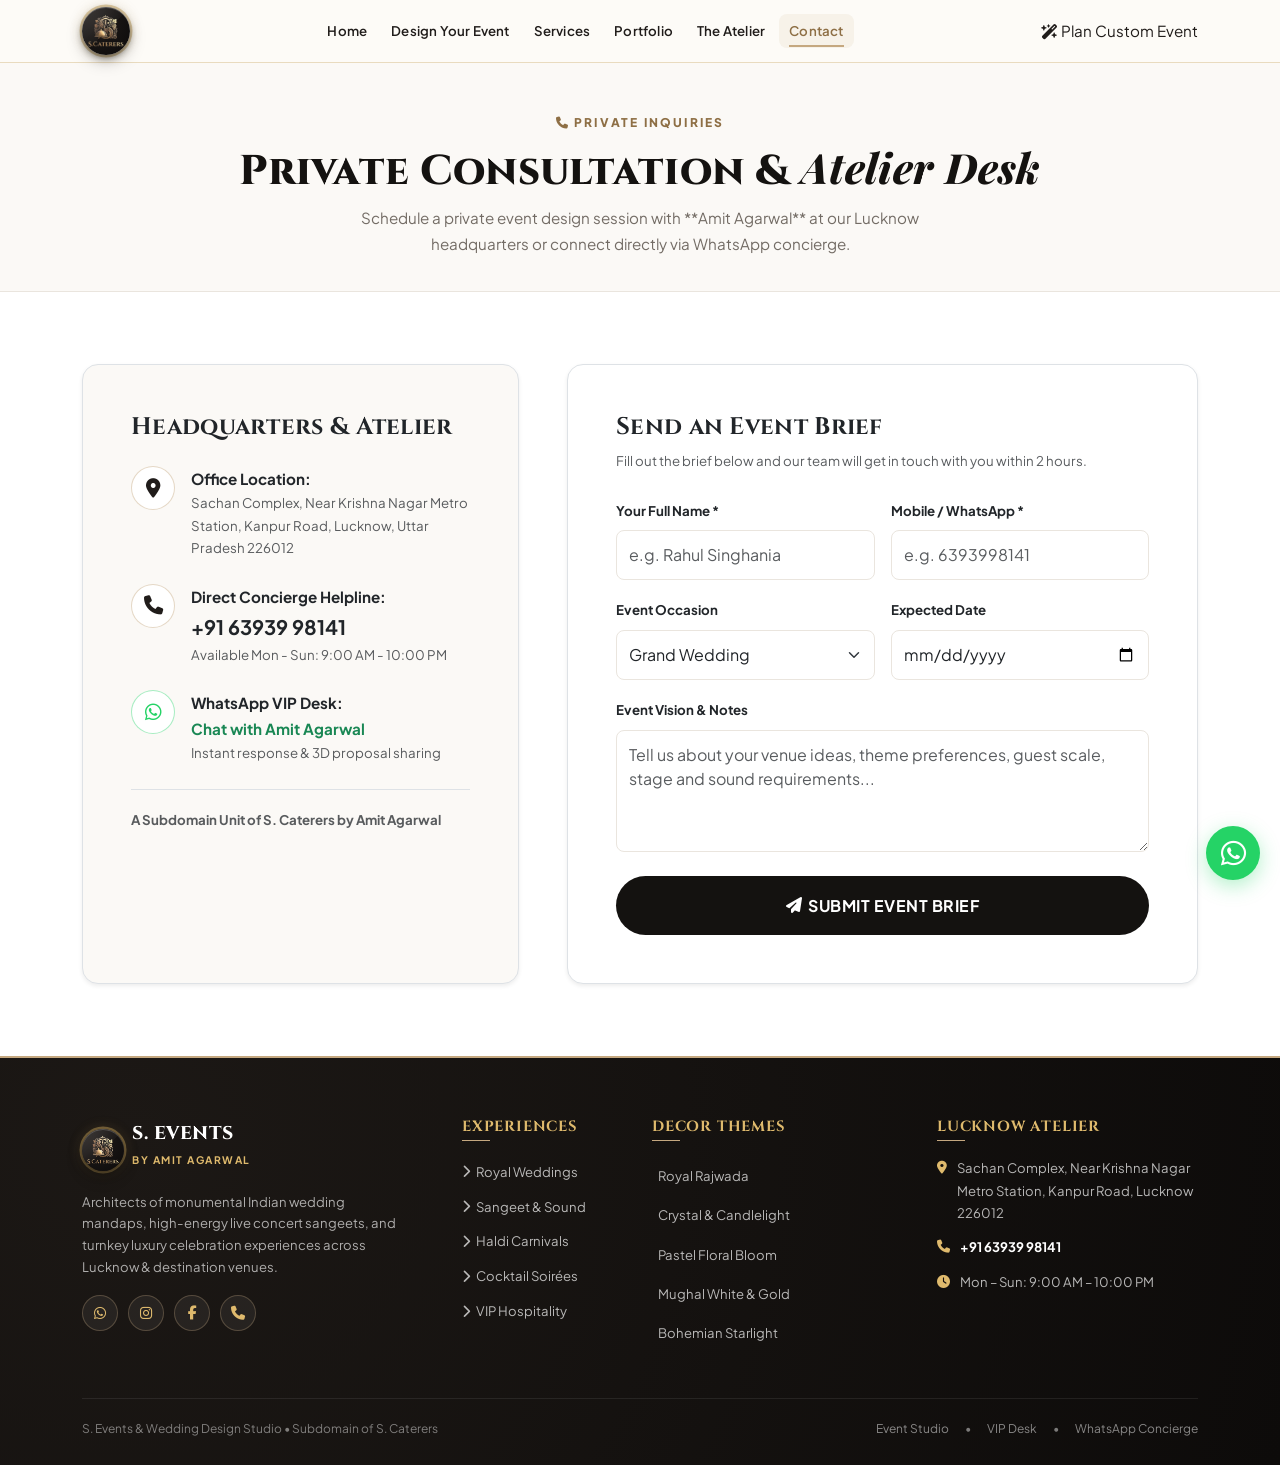
<file: contact.html>
<!DOCTYPE html>
<html lang="en">
<head>
  <meta charset="UTF-8">
  <meta name="viewport" content="width=device-width, initial-scale=1.0">
  <title>Contact &amp; Private Consultation — S. Events &amp; Wedding Design Studio</title>
  
  <!-- SEO Meta Tags -->
  <meta name="description" content="Book a private luxury event or wedding design consultation with Amit Agarwal at S. Events Lucknow. Call or WhatsApp +91 63939 98141.">
  
  <!-- Favicon -->
  <link rel="icon" type="image/png" href="images/logo.png">

  <!-- Bootstrap 5.3 CSS -->
  <link href="https://cdn.jsdelivr.net/npm/bootstrap@5.3.3/dist/css/bootstrap.min.css" rel="stylesheet">
  
  <!-- FontAwesome 6 Icons -->
  <link rel="stylesheet" href="https://cdnjs.cloudflare.com/ajax/libs/font-awesome/6.5.1/css/all.min.css">
  
  <!-- Master Stylesheet -->
  <link rel="stylesheet" href="css/style.css">
</head>
<body>

  <!-- ================= S. CATERERS OFFICIAL COUTURE HEADER ================= -->
  <nav class="navbar navbar-expand-lg navbar-custom" id="nav-header">
    <div class="container">
      <a class="navbar-brand-logo" href="index.html">
        <img src="images/logo.png" alt="S. Caterers Logo">
      </a>
      <button class="navbar-toggler border-0" type="button" data-bs-toggle="collapse" data-bs-target="#navMain" aria-controls="navMain" aria-expanded="false" aria-label="Toggle navigation">
        <i class="fa-solid fa-bars" style="color: var(--color-dark); font-size: 1.2rem;"></i>
      </button>
      <div class="collapse navbar-collapse" id="navMain">
        <ul class="navbar-nav mx-auto mt-2 mt-lg-0">
          <li class="nav-item"><a class="nav-link nav-link-custom" href="index.html">Home</a></li>
          <li class="nav-item"><a class="nav-link nav-link-custom" href="custom-planner.html">Design Your Event</a></li>
          <li class="nav-item"><a class="nav-link nav-link-custom" href="services.html">Services</a></li>
          <li class="nav-item"><a class="nav-link nav-link-custom" href="gallery.html">Portfolio</a></li>
          <li class="nav-item"><a class="nav-link nav-link-custom" href="about.html">The Atelier</a></li>
          <li class="nav-item"><a class="nav-link nav-link-custom active" href="contact.html">Contact</a></li>
        </ul>
        <div class="d-flex mt-2 mt-lg-0">
          <a href="custom-planner.html" class="btn-gold-couture">
            <i class="fa-solid fa-wand-magic-sparkles"></i> Plan Custom Event
          </a>
        </div>
      </div>
    </div>
  </nav>

  <!-- ================= SUBPAGE HEADER BANNER ================= -->
  <div class="subpage-couture-hero">
    <div class="container">
      <span class="section-tag-couture"><i class="fa-solid fa-phone"></i> PRIVATE INQUIRIES</span>
      <h1 class="subpage-couture-title">Private Consultation &amp; <span class="font-editorial fst-italic" style="color: var(--color-gold-dark);">Atelier Desk</span></h1>
      <p class="subpage-couture-desc">
        Schedule a private event design session with **Amit Agarwal** at our Lucknow headquarters or connect directly via WhatsApp concierge.
      </p>
    </div>
  </div>

  <!-- ================= CONTACT BODY ================= -->
  <section class="py-5" style="background: var(--bg-white);">
    <div class="container py-4">
      
      <div class="row g-5">
        <!-- Contact Info -->
        <div class="col-lg-5">
          <div class="p-4 p-md-5 rounded-4 shadow-sm border h-100" style="background: var(--bg-champagne);">
            <h3 class="h4 font-heading text-dark mb-4">Headquarters &amp; Atelier</h3>
            
            <div class="d-flex align-items-start gap-3 mb-4">
              <div style="width: 44px; height: 44px; border-radius: 50%; background: #FFFFFF; color: var(--color-gold-dark); display: flex; align-items: center; justify-content: center; flex-shrink: 0; font-size: 1.2rem; border: 1px solid var(--border-gold);">
                <i class="fa-solid fa-location-dot"></i>
              </div>
              <div>
                <strong class="text-dark d-block">Office Location:</strong>
                <p class="text-muted small mb-0">Sachan Complex, Near Krishna Nagar Metro Station, Kanpur Road, Lucknow, Uttar Pradesh 226012</p>
              </div>
            </div>

            <div class="d-flex align-items-start gap-3 mb-4">
              <div style="width: 44px; height: 44px; border-radius: 50%; background: #FFFFFF; color: var(--color-gold-dark); display: flex; align-items: center; justify-content: center; flex-shrink: 0; font-size: 1.2rem; border: 1px solid var(--border-gold);">
                <i class="fa-solid fa-phone"></i>
              </div>
              <div>
                <strong class="text-dark d-block">Direct Concierge Helpline:</strong>
                <a href="tel:+916393998141" class="text-dark fw-bold fs-5">+91 63939 98141</a>
                <p class="text-muted small mb-0">Available Mon - Sun: 9:00 AM - 10:00 PM</p>
              </div>
            </div>

            <div class="d-flex align-items-start gap-3 mb-4">
              <div style="width: 44px; height: 44px; border-radius: 50%; background: #FFFFFF; color: #25D366; display: flex; align-items: center; justify-content: center; flex-shrink: 0; font-size: 1.2rem; border: 1px solid rgba(37,211,102,0.4);">
                <i class="fa-brands fa-whatsapp"></i>
              </div>
              <div>
                <strong class="text-dark d-block">WhatsApp VIP Desk:</strong>
                <a href="https://wa.me/916393998141?text=Hello%20Amit%20Ji!%20I%20would%20like%20to%20consult%20for%20an%20event." target="_blank" class="text-success fw-bold">Chat with Amit Agarwal</a>
                <p class="text-muted small mb-0">Instant response &amp; 3D proposal sharing</p>
              </div>
            </div>

            <div class="pt-3 border-top">
              <span class="text-muted small fw-bold">A Subdomain Unit of S. Caterers by Amit Agarwal</span>
            </div>
          </div>
        </div>

        <!-- Consultation Form -->
        <div class="col-lg-7">
          <div class="p-4 p-md-5 rounded-4 shadow-sm border bg-white">
            <h3 class="h4 font-heading text-dark mb-2">Send an Event Brief</h3>
            <p class="text-muted small mb-4">Fill out the brief below and our team will get in touch with you within 2 hours.</p>

            <form id="eventConsultationForm">
              <div class="row g-3 mb-3">
                <div class="col-md-6">
                  <label class="form-label text-dark small fw-bold">Your Full Name *</label>
                  <input type="text" name="name" class="form-control" placeholder="e.g. Rahul Singhania" required style="border-radius: 8px; padding: 12px; border: 1px solid var(--border-light);">
                </div>
                <div class="col-md-6">
                  <label class="form-label text-dark small fw-bold">Mobile / WhatsApp *</label>
                  <input type="tel" name="phone" class="form-control" placeholder="e.g. 6393998141" maxlength="10" required style="border-radius: 8px; padding: 12px; border: 1px solid var(--border-light);">
                </div>
              </div>

              <div class="row g-3 mb-3">
                <div class="col-md-6">
                  <label class="form-label text-dark small fw-bold">Event Occasion</label>
                  <select name="occasion" class="form-select" style="border-radius: 8px; padding: 12px; border: 1px solid var(--border-light);">
                    <option value="Grand Wedding">Grand Wedding</option>
                    <option value="Sangeet Concert & DJ Night">Sangeet Concert &amp; DJ Night</option>
                    <option value="Haldi & Pool Carnival">Haldi &amp; Pool Carnival</option>
                    <option value="Neon Cocktail Sundowner">Neon Cocktail Sundowner</option>
                    <option value="Private Birthday / Soirée">Private Birthday / Soirée</option>
                    <option value="Corporate Gala">Corporate Gala</option>
                  </select>
                </div>
                <div class="col-md-6">
                  <label class="form-label text-dark small fw-bold">Expected Date</label>
                  <input type="date" name="date" class="form-control" style="border-radius: 8px; padding: 12px; border: 1px solid var(--border-light);">
                </div>
              </div>

              <div class="mb-4">
                <label class="form-label text-dark small fw-bold">Event Vision &amp; Notes</label>
                <textarea name="notes" class="form-control" rows="4" placeholder="Tell us about your venue ideas, theme preferences, guest scale, stage and sound requirements..." style="border-radius: 8px; padding: 12px; border: 1px solid var(--border-light);"></textarea>
              </div>

              <button type="submit" class="btn-dark-couture w-100 justify-content-center py-3 fs-6">
                <i class="fa-solid fa-paper-plane"></i> Submit Event Brief
              </button>
            </form>
          </div>
        </div>
      </div>

    </div>
  </section>

  

  
  <!-- ================= EDITORIAL DEMO FOOTER ================= -->
  <footer class="editorial-demo-footer">
    <div class="container">
      <div class="row g-4">
        
        <!-- Col 1: Brand & Atelier Story -->
        <div class="col-lg-4 col-md-6">
          <div class="d-flex align-items-center gap-2 mb-2">
            <div class="navbar-brand-logo" style="width: 42px; height: 42px;">
              <img src="images/logo.png" alt="S. Caterers Logo">
            </div>
            <div>
              <div class="footer-brand-title">S. EVENTS</div>
              <span class="footer-brand-subtitle">BY AMIT AGARWAL</span>
            </div>
          </div>
          <p class="footer-brand-desc">
            Architects of monumental Indian wedding mandaps, high-energy live concert sangeets, and turnkey luxury celebration experiences across Lucknow &amp; destination venues.
          </p>
          <div class="footer-social-strip">
            <a href="https://wa.me/916393998141" target="_blank" class="footer-social-link" aria-label="WhatsApp"><i class="fa-brands fa-whatsapp"></i></a>
            <a href="https://instagram.com" target="_blank" class="footer-social-link" aria-label="Instagram"><i class="fa-brands fa-instagram"></i></a>
            <a href="https://facebook.com" target="_blank" class="footer-social-link" aria-label="Facebook"><i class="fa-brands fa-facebook-f"></i></a>
            <a href="tel:+916393998141" class="footer-social-link" aria-label="Phone"><i class="fa-solid fa-phone"></i></a>
          </div>
        </div>

        <!-- Col 2: Celebration Verticals -->
        <div class="col-lg-2 col-md-6 col-6">
          <h4 class="footer-col-heading">Experiences</h4>
          <ul class="footer-links-list">
            <li><a href="weddings.html"><i class="fa-solid fa-chevron-right fs-xs"></i> Royal Weddings</a></li>
            <li><a href="sangeet-production.html"><i class="fa-solid fa-chevron-right fs-xs"></i> Sangeet &amp; Sound</a></li>
            <li><a href="custom-planner.html"><i class="fa-solid fa-chevron-right fs-xs"></i> Haldi Carnivals</a></li>
            <li><a href="custom-planner.html"><i class="fa-solid fa-chevron-right fs-xs"></i> Cocktail Soirées</a></li>
            <li><a href="custom-planner.html"><i class="fa-solid fa-chevron-right fs-xs"></i> VIP Hospitality</a></li>
          </ul>
        </div>

        <!-- Col 3: Signature Decor Themes -->
        <div class="col-lg-3 col-md-6 col-6">
          <h4 class="footer-col-heading">Decor Themes</h4>
          <ul class="footer-links-list">
            <li><a href="decor-themes.html"><i class="fa-solid fa-sparkles fs-xs"></i> Royal Rajwada</a></li>
            <li><a href="decor-themes.html"><i class="fa-solid fa-sparkles fs-xs"></i> Crystal &amp; Candlelight</a></li>
            <li><a href="decor-themes.html"><i class="fa-solid fa-sparkles fs-xs"></i> Pastel Floral Bloom</a></li>
            <li><a href="decor-themes.html"><i class="fa-solid fa-sparkles fs-xs"></i> Mughal White &amp; Gold</a></li>
            <li><a href="decor-themes.html"><i class="fa-solid fa-sparkles fs-xs"></i> Bohemian Starlight</a></li>
          </ul>
        </div>

        <!-- Col 4: Direct Concierge Desk -->
        <div class="col-lg-3 col-md-6">
          <h4 class="footer-col-heading">Lucknow Atelier</h4>
          <div class="footer-contact-item">
            <i class="fa-solid fa-location-dot"></i>
            <div>Sachan Complex, Near Krishna Nagar Metro Station, Kanpur Road, Lucknow 226012</div>
          </div>
          <div class="footer-contact-item">
            <i class="fa-solid fa-phone"></i>
            <div><a href="tel:+916393998141" class="text-white fw-bold">+91 63939 98141</a></div>
          </div>
          <div class="footer-contact-item">
            <i class="fa-solid fa-clock"></i>
            <div>Mon – Sun: 9:00 AM – 10:00 PM</div>
          </div>
        </div>

      </div>

      <!-- Bottom Signature Bar (Demo Footer) -->
      <div class="footer-bottom-signature-bar">
        <div>S. Events &amp; Wedding Design Studio • Subdomain of S. Caterers</div>
        <div class="d-flex gap-3">
          <a href="custom-planner.html" class="text-white-50 hover-gold">Event Studio</a>
          <span>•</span>
          <a href="consultation.html" class="text-white-50 hover-gold">VIP Desk</a>
          <span>•</span>
          <a href="https://wa.me/916393998141" target="_blank" class="text-white-50 hover-gold">WhatsApp Concierge</a>
        </div>
      </div>

    </div>
  </footer>

  <!-- Floating WhatsApp Quick Button -->
  <a href="https://wa.me/916393998141?text=Hello%20S.%20Events!%20I%20would%20like%20to%20consult%20for%20an%20event." target="_blank" class="floating-wa-btn" aria-label="Chat on WhatsApp">
    <i class="fa-brands fa-whatsapp"></i>
  </a>

  <!-- Bootstrap 5.3 JS Bundle -->
  <script src="https://cdn.jsdelivr.net/npm/bootstrap@5.3.3/dist/js/bootstrap.bundle.min.js"></script>
  <!-- Custom App Engine -->
  <script src="js/app.js"></script>
</body>
</html>
</file>
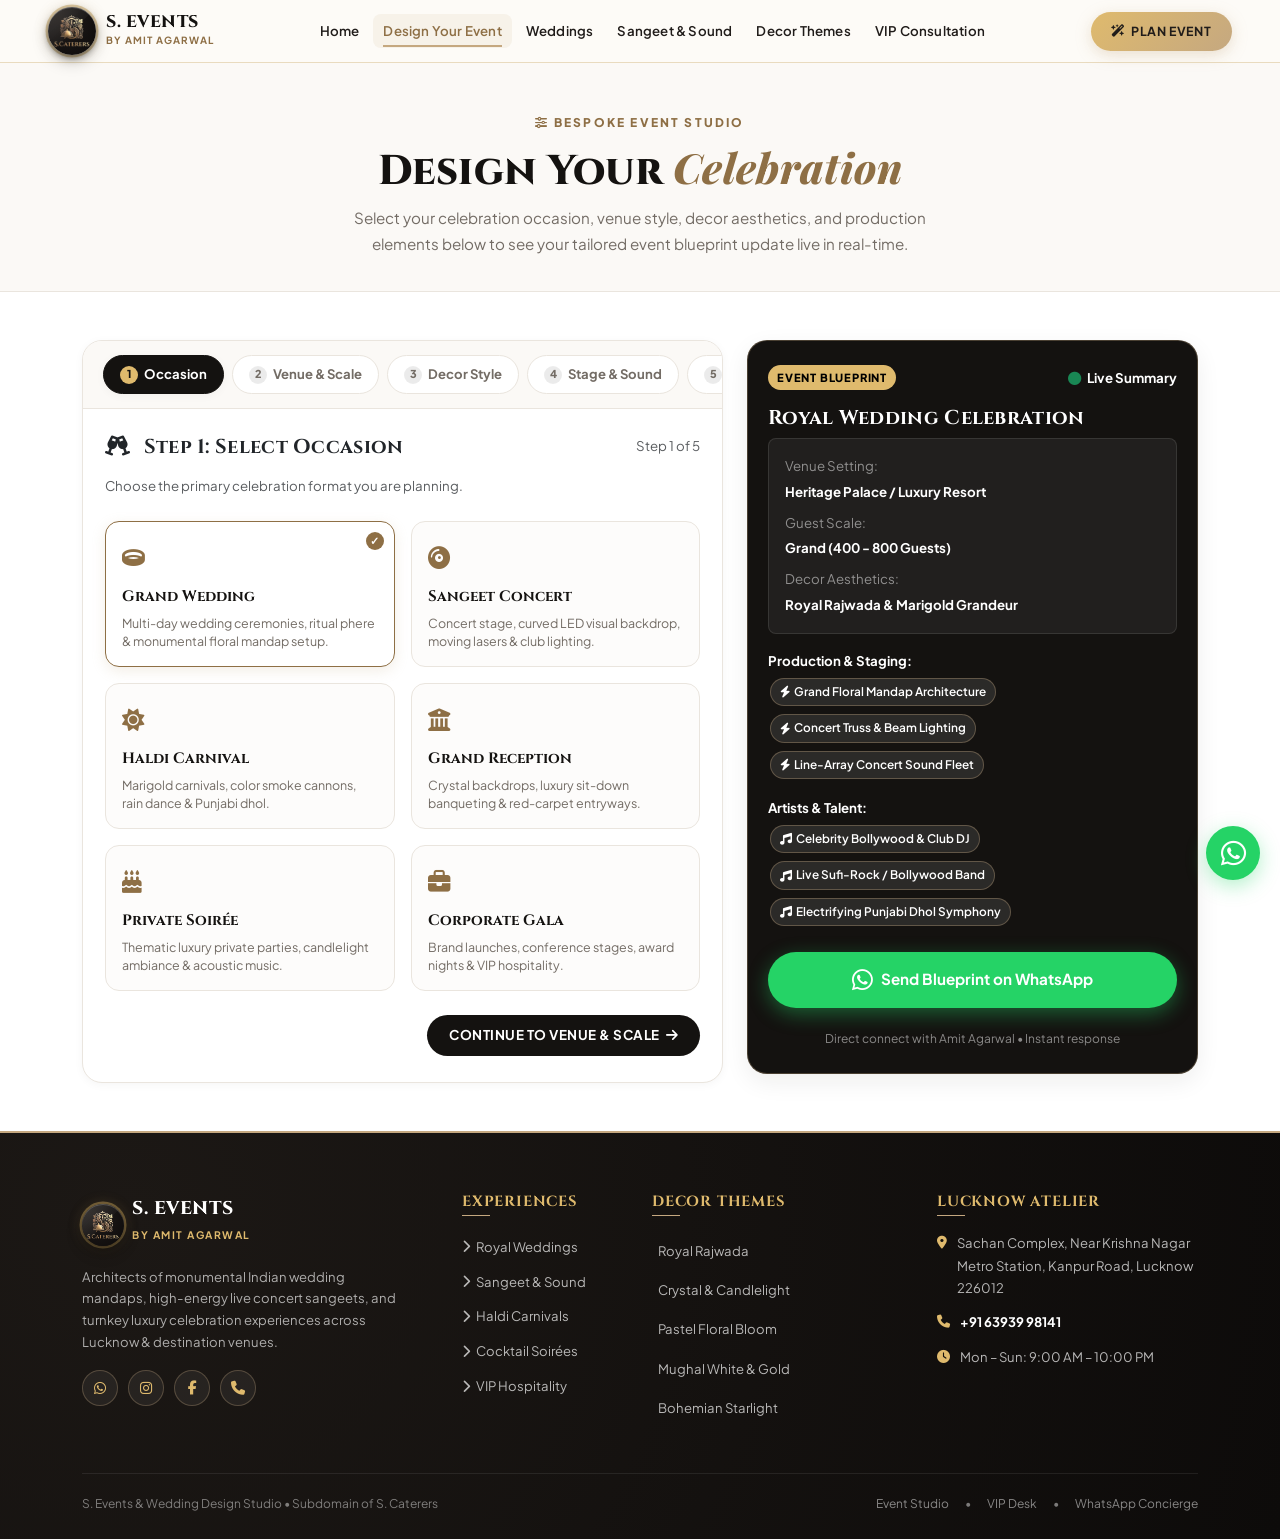
<file: custom-planner.html>
<!DOCTYPE html>
<html lang="en">
<head>
  <meta charset="UTF-8">
  <meta name="viewport" content="width=device-width, initial-scale=1.0">
  <title>Design Your Event — S. Events &amp; Wedding Design Studio</title>
  
  <!-- SEO Meta Tags -->
  <meta name="description" content="Design your custom luxury event with S. Events. Interactive custom event architect for weddings, sangeet, cocktail parties, and carnivals in Lucknow.">
  
  <!-- Favicon -->
  <link rel="icon" type="image/png" href="images/logo.png">

  <!-- Bootstrap 5.3 CSS -->
  <link href="https://cdn.jsdelivr.net/npm/bootstrap@5.3.3/dist/css/bootstrap.min.css" rel="stylesheet">
  
  <!-- FontAwesome 6 Icons -->
  <link rel="stylesheet" href="https://cdnjs.cloudflare.com/ajax/libs/font-awesome/6.5.1/css/all.min.css">
  
  <!-- Master Stylesheet -->
  <link rel="stylesheet" href="css/style.css">
</head>
<body>

  <!-- ================= AUTHENTIC S. CATERERS 3D MEDALLION HEADER (SINGLE LINE) ================= -->
  <nav class="navbar navbar-expand-lg navbar-custom" id="nav-header">
    <div class="container-fluid px-3 px-xl-5">
      <a class="navbar-brand-wrapper" href="index.html">
        <div class="navbar-brand-logo">
          <img src="images/logo.png" alt="S. Caterers Logo">
        </div>
        <div class="navbar-brand-text">
          <span class="navbar-brand-title">S. EVENTS</span>
          <span class="navbar-brand-sub">BY AMIT AGARWAL</span>
        </div>
      </a>
      <button class="navbar-toggler border-0" type="button" data-bs-toggle="collapse" data-bs-target="#navMain" aria-controls="navMain" aria-expanded="false" aria-label="Toggle navigation">
        <i class="fa-solid fa-bars" style="color: var(--charcoal); font-size: 1.2rem;"></i>
      </button>
      <div class="collapse navbar-collapse" id="navMain">
        <ul class="navbar-nav mx-auto mb-2 mb-lg-0">
          <li class="nav-item"><a class="nav-link nav-link-custom" href="index.html">Home</a></li>
          <li class="nav-item"><a class="nav-link nav-link-custom active" href="custom-planner.html">Design Your Event</a></li>
          <li class="nav-item"><a class="nav-link nav-link-custom" href="weddings.html">Weddings</a></li>
          <li class="nav-item"><a class="nav-link nav-link-custom" href="sangeet-production.html">Sangeet &amp; Sound</a></li>
          <li class="nav-item"><a class="nav-link nav-link-custom" href="decor-themes.html">Decor Themes</a></li>
          <li class="nav-item"><a class="nav-link nav-link-custom" href="consultation.html">VIP Consultation</a></li>
        </ul>
        <div class="d-flex align-items-center">
          <a href="custom-planner.html" class="btn-gold">
            <i class="fa-solid fa-wand-magic-sparkles"></i> Plan Event
          </a>
        </div>
      </div>
    </div>
  </nav>

  <!-- ================= SUBPAGE HEADER BANNER ================= -->
  <div class="subpage-couture-hero">
    <div class="container">
      <span class="section-tag-couture"><i class="fa-solid fa-sliders"></i> BESPOKE EVENT STUDIO</span>
      <h1 class="subpage-couture-title">Design Your <span class="font-editorial fst-italic" style="color: var(--gold-dark);">Celebration</span></h1>
      <p class="subpage-couture-desc">
        Select your celebration occasion, venue style, decor aesthetics, and production elements below to see your tailored event blueprint update live in real-time.
      </p>
    </div>
  </div>

  <!-- ================= 2-COLUMN SPLIT STUDIO WIZARD ================= -->
  <section class="py-5" style="background: var(--bg-white);">
    <div class="container">
      <div class="row g-4">
        
        <!-- LEFT COLUMN: INTERACTIVE STEP WIZARD (7 COLS) -->
        <div class="col-lg-7">
          <div class="studio-wizard-wrap">
            
            <!-- Step Navigation Tabs -->
            <div class="studio-step-bar">
              <div class="studio-step-btn active" data-step="1">
                <span class="studio-step-circle">1</span> Occasion
              </div>
              <div class="studio-step-btn" data-step="2">
                <span class="studio-step-circle">2</span> Venue &amp; Scale
              </div>
              <div class="studio-step-btn" data-step="3">
                <span class="studio-step-circle">3</span> Decor Style
              </div>
              <div class="studio-step-btn" data-step="4">
                <span class="studio-step-circle">4</span> Stage &amp; Sound
              </div>
              <div class="studio-step-btn" data-step="5">
                <span class="studio-step-circle">5</span> Artists &amp; DJs
              </div>
            </div>

            <!-- Wizard Content Panes -->
            <div class="studio-wizard-body">
              
              <!-- STEP 1: OCCASION -->
              <div class="planner-step-pane" id="planner-step-1">
                <div class="d-flex justify-content-between align-items-center mb-3">
                  <h3 class="h5 font-heading text-dark mb-0"><i class="fa-solid fa-champagne-glasses text-gold me-2"></i> Step 1: Select Occasion</h3>
                  <span class="text-muted small">Step 1 of 5</span>
                </div>
                <p class="text-muted small mb-4">Choose the primary celebration format you are planning.</p>

                <div class="row g-3">
                  <div class="col-sm-6">
                    <div class="studio-option-card selected" data-group="occasion" data-val="Royal Wedding Celebration">
                      <div class="studio-card-icon"><i class="fa-solid fa-ring"></i></div>
                      <div class="studio-card-title">Grand Wedding</div>
                      <div class="studio-card-desc">Multi-day wedding ceremonies, ritual phere &amp; monumental floral mandap setup.</div>
                    </div>
                  </div>
                  <div class="col-sm-6">
                    <div class="studio-option-card" data-group="occasion" data-val="Sangeet Concert &amp; DJ Night">
                      <div class="studio-card-icon"><i class="fa-solid fa-compact-disc"></i></div>
                      <div class="studio-card-title">Sangeet Concert</div>
                      <div class="studio-card-desc">Concert stage, curved LED visual backdrop, moving lasers &amp; club lighting.</div>
                    </div>
                  </div>
                  <div class="col-sm-6">
                    <div class="studio-option-card" data-group="occasion" data-val="Haldi &amp; Pool Carnival">
                      <div class="studio-card-icon"><i class="fa-solid fa-sun"></i></div>
                      <div class="studio-card-title">Haldi Carnival</div>
                      <div class="studio-card-desc">Marigold carnivals, color smoke cannons, rain dance &amp; Punjabi dhol.</div>
                    </div>
                  </div>
                  <div class="col-sm-6">
                    <div class="studio-option-card" data-group="occasion" data-val="Grand Reception Gala">
                      <div class="studio-card-icon"><i class="fa-solid fa-building-columns"></i></div>
                      <div class="studio-card-title">Grand Reception</div>
                      <div class="studio-card-desc">Crystal backdrops, luxury sit-down banqueting &amp; red-carpet entryways.</div>
                    </div>
                  </div>
                  <div class="col-sm-6">
                    <div class="studio-option-card" data-group="occasion" data-val="Private Birthday / Soirée">
                      <div class="studio-card-icon"><i class="fa-solid fa-cake-candles"></i></div>
                      <div class="studio-card-title">Private Soirée</div>
                      <div class="studio-card-desc">Thematic luxury private parties, candlelight ambiance &amp; acoustic music.</div>
                    </div>
                  </div>
                  <div class="col-sm-6">
                    <div class="studio-option-card" data-group="occasion" data-val="Corporate Gala &amp; Summit">
                      <div class="studio-card-icon"><i class="fa-solid fa-briefcase"></i></div>
                      <div class="studio-card-title">Corporate Gala</div>
                      <div class="studio-card-desc">Brand launches, conference stages, award nights &amp; VIP hospitality.</div>
                    </div>
                  </div>
                </div>

                <div class="text-end mt-4">
                  <button type="button" class="btn-dark-couture btn-next-step" data-next="2">
                    Continue to Venue &amp; Scale <i class="fa-solid fa-arrow-right"></i>
                  </button>
                </div>
              </div>

              <!-- STEP 2: VENUE & SCALE -->
              <div class="planner-step-pane d-none" id="planner-step-2">
                <div class="d-flex justify-content-between align-items-center mb-3">
                  <h3 class="h5 font-heading text-dark mb-0"><i class="fa-solid fa-hotel text-gold me-2"></i> Step 2: Venue Setting &amp; Scale</h3>
                  <span class="text-muted small">Step 2 of 5</span>
                </div>
                <p class="text-muted small mb-3">Where will the celebration take place?</p>

                <div class="row g-3 mb-4">
                  <div class="col-sm-6">
                    <div class="studio-option-card selected" data-group="venue" data-val="Heritage Palace / Luxury Resort">
                      <div class="studio-card-icon"><i class="fa-solid fa-landmark"></i></div>
                      <div class="studio-card-title">Palace / Resort</div>
                      <div class="studio-card-desc">Regal courtyard architecture &amp; grand historical backdrop.</div>
                    </div>
                  </div>
                  <div class="col-sm-6">
                    <div class="studio-option-card" data-group="venue" data-val="Open-Air Royal Lawns">
                      <div class="studio-card-icon"><i class="fa-solid fa-tree"></i></div>
                      <div class="studio-card-title">Royal Lawns</div>
                      <div class="studio-card-desc">Spacious outdoor grounds with structural canopies.</div>
                    </div>
                  </div>
                  <div class="col-sm-6">
                    <div class="studio-option-card" data-group="venue" data-val="5-Star Grand Ballroom">
                      <div class="studio-card-icon"><i class="fa-solid fa-door-open"></i></div>
                      <div class="studio-card-title">5-Star Ballroom</div>
                      <div class="studio-card-desc">Indoor climate-controlled banquet hall.</div>
                    </div>
                  </div>
                  <div class="col-sm-6">
                    <div class="studio-option-card" data-group="venue" data-val="Destination Wedding Location">
                      <div class="studio-card-icon"><i class="fa-solid fa-plane-departure"></i></div>
                      <div class="studio-card-title">Destination Event</div>
                      <div class="studio-card-desc">Turnkey remote logistics (Goa, Jaipur, Udaipur).</div>
                    </div>
                  </div>
                </div>

                <h6 class="text-dark small fw-bold mb-2">EXPECTED GUEST COUNT</h6>
                <div class="row g-3">
                  <div class="col-sm-4">
                    <div class="studio-option-card" data-group="guestCount" data-val="Intimate (50 - 200 Guests)">
                      <div class="studio-card-title mb-1">50 - 200 Guests</div>
                      <div class="studio-card-desc">Intimate family event</div>
                    </div>
                  </div>
                  <div class="col-sm-4">
                    <div class="studio-option-card selected" data-group="guestCount" data-val="Grand (400 - 800 Guests)">
                      <div class="studio-card-title mb-1">400 - 800 Guests</div>
                      <div class="studio-card-desc">Classic Indian wedding</div>
                    </div>
                  </div>
                  <div class="col-sm-4">
                    <div class="studio-option-card" data-group="guestCount" data-val="Mega Royal (1,000+ Guests)">
                      <div class="studio-card-title mb-1">1,000+ Guests</div>
                      <div class="studio-card-desc">High-capacity gala</div>
                    </div>
                  </div>
                </div>

                <div class="d-flex justify-content-between mt-4">
                  <button type="button" class="btn btn-outline-secondary rounded-pill px-4 btn-prev-step" data-prev="1">
                    <i class="fa-solid fa-arrow-left"></i> Previous
                  </button>
                  <button type="button" class="btn-dark-couture btn-next-step" data-next="3">
                    Continue <i class="fa-solid fa-arrow-right"></i>
                  </button>
                </div>
              </div>

              <!-- STEP 3: DECOR STYLE -->
              <div class="planner-step-pane d-none" id="planner-step-3">
                <div class="d-flex justify-content-between align-items-center mb-3">
                  <h3 class="h5 font-heading text-dark mb-0"><i class="fa-solid fa-palette text-gold me-2"></i> Step 3: Decor Style</h3>
                  <span class="text-muted small">Step 3 of 5</span>
                </div>
                <p class="text-muted small mb-4">Select the signature aesthetic ambiance for your celebration.</p>

                <div class="row g-3">
                  <div class="col-sm-6">
                    <div class="studio-option-card selected" data-group="theme" data-val="Royal Rajwada &amp; Marigold Grandeur">
                      <div class="studio-card-icon"><i class="fa-solid fa-crown"></i></div>
                      <div class="studio-card-title">Royal Rajwada</div>
                      <div class="studio-card-desc">Brass urns, rich marigold cascades, traditional jharokhas &amp; velvet.</div>
                    </div>
                  </div>
                  <div class="col-sm-6">
                    <div class="studio-option-card" data-group="theme" data-val="Modern Crystal &amp; Candlelight Glamour">
                      <div class="studio-card-icon"><i class="fa-solid fa-gem"></i></div>
                      <div class="studio-card-title">Crystal &amp; Candlelight</div>
                      <div class="studio-card-desc">Suspended glass chandeliers, mirrored runways &amp; romantic candlelight.</div>
                    </div>
                  </div>
                  <div class="col-sm-6">
                    <div class="studio-option-card" data-group="theme" data-val="Pastel Floral Bloom &amp; Silks">
                      <div class="studio-card-icon"><i class="fa-solid fa-spa"></i></div>
                      <div class="studio-card-title">Pastel Bloom</div>
                      <div class="studio-card-desc">Blush pink roses, imported hydrangeas, eucalyptus &amp; ivory silks.</div>
                    </div>
                  </div>
                  <div class="col-sm-6">
                    <div class="studio-option-card" data-group="theme" data-val="Mughal White &amp; Gilded Gold">
                      <div class="studio-card-icon"><i class="fa-solid fa-monument"></i></div>
                      <div class="studio-card-title">Mughal White &amp; Gold</div>
                      <div class="studio-card-desc">Jaali patterns, marble-finish pillars, white florals &amp; gilded trims.</div>
                    </div>
                  </div>
                  <div class="col-sm-12">
                    <div class="studio-option-card" data-group="theme" data-val="Bohemian Starlight &amp; Canopies">
                      <div class="studio-card-icon"><i class="fa-solid fa-feather"></i></div>
                      <div class="studio-card-title">Bohemian Starlight</div>
                      <div class="studio-card-desc">Pampas grass, cane lanterns, macramé arches &amp; fairy light canopies.</div>
                    </div>
                  </div>
                </div>

                <div class="d-flex justify-content-between mt-4">
                  <button type="button" class="btn btn-outline-secondary rounded-pill px-4 btn-prev-step" data-prev="2">
                    <i class="fa-solid fa-arrow-left"></i> Previous
                  </button>
                  <button type="button" class="btn-dark-couture btn-next-step" data-next="4">
                    Continue <i class="fa-solid fa-arrow-right"></i>
                  </button>
                </div>
              </div>

              <!-- STEP 4: STAGE & SOUND -->
              <div class="planner-step-pane d-none" id="planner-step-4">
                <div class="d-flex justify-content-between align-items-center mb-3">
                  <h3 class="h5 font-heading text-dark mb-0"><i class="fa-solid fa-bolt text-gold me-2"></i> Step 4: Stage &amp; Sound (Select Multiple)</h3>
                  <span class="text-muted small">Step 4 of 5</span>
                </div>
                <p class="text-muted small mb-4">Choose the production elements you would like us to engineer.</p>

                <div class="row g-3">
                  <div class="col-sm-6">
                    <div class="studio-option-card selected" data-multi="production" data-val="Grand Floral Mandap Architecture">
                      <div class="studio-card-icon"><i class="fa-solid fa-archway"></i></div>
                      <div class="studio-card-title">Mandap Architecture</div>
                      <div class="studio-card-desc">Custom-engineered floral mandap dome with raised 360-degree guest viewing.</div>
                    </div>
                  </div>
                  <div class="col-sm-6">
                    <div class="studio-option-card selected" data-multi="production" data-val="Concert Truss &amp; Beam Lighting">
                      <div class="studio-card-icon"><i class="fa-solid fa-lightbulb"></i></div>
                      <div class="studio-card-title">Moving Beam Lasers</div>
                      <div class="studio-card-desc">Moving head beams, lasers, architectural wash lights &amp; color washes.</div>
                    </div>
                  </div>
                  <div class="col-sm-6">
                    <div class="studio-option-card" data-multi="production" data-val="HD Curved LED Video Backdrop">
                      <div class="studio-card-icon"><i class="fa-solid fa-tv"></i></div>
                      <div class="studio-card-title">Curved LED Stage</div>
                      <div class="studio-card-desc">P3 curved LED screen with custom visual animations &amp; live feeds.</div>
                    </div>
                  </div>
                  <div class="col-sm-6">
                    <div class="studio-option-card selected" data-multi="production" data-val="Line-Array Concert Sound Fleet">
                      <div class="studio-card-icon"><i class="fa-solid fa-volume-high"></i></div>
                      <div class="studio-card-title">Line-Array Sound</div>
                      <div class="studio-card-desc">JBL / RCF line-array audio calibrated for live bands &amp; celebrity DJs.</div>
                    </div>
                  </div>
                  <div class="col-sm-12">
                    <div class="studio-option-card" data-multi="production" data-val="360 Video Booth &amp; Selfie Sets">
                      <div class="studio-card-icon"><i class="fa-solid fa-camera"></i></div>
                      <div class="studio-card-title">360 Video Booth</div>
                      <div class="studio-card-desc">Interactive spinning video station with instant digital QR downloads for guests.</div>
                    </div>
                  </div>
                </div>

                <div class="d-flex justify-content-between mt-4">
                  <button type="button" class="btn btn-outline-secondary rounded-pill px-4 btn-prev-step" data-prev="3">
                    <i class="fa-solid fa-arrow-left"></i> Previous
                  </button>
                  <button type="button" class="btn-dark-couture btn-next-step" data-next="5">
                    Continue <i class="fa-solid fa-arrow-right"></i>
                  </button>
                </div>
              </div>

              <!-- STEP 5: ARTISTS & DJS -->
              <div class="planner-step-pane d-none" id="planner-step-5">
                <div class="d-flex justify-content-between align-items-center mb-3">
                  <h3 class="h5 font-heading text-dark mb-0"><i class="fa-solid fa-guitar text-gold me-2"></i> Step 5: Artists &amp; DJs (Select Multiple)</h3>
                  <span class="text-muted small">Step 5 of 5</span>
                </div>
                <p class="text-muted small mb-4">Select the live entertainment and talent for your celebration.</p>

                <div class="row g-3">
                  <div class="col-sm-6">
                    <div class="studio-option-card selected" data-multi="entertainment" data-val="Celebrity Bollywood &amp; Club DJ">
                      <div class="studio-card-icon"><i class="fa-solid fa-headphones"></i></div>
                      <div class="studio-card-title">Celebrity DJ</div>
                      <div class="studio-card-desc">Chartbuster Bollywood, Punjabi hits &amp; commercial EDM sets.</div>
                    </div>
                  </div>
                  <div class="col-sm-6">
                    <div class="studio-option-card selected" data-multi="entertainment" data-val="Live Sufi-Rock / Bollywood Band">
                      <div class="studio-card-icon"><i class="fa-solid fa-microphone"></i></div>
                      <div class="studio-card-title">Live Sufi Band</div>
                      <div class="studio-card-desc">6-piece live band with lead vocalists, guitars, drums &amp; synth.</div>
                    </div>
                  </div>
                  <div class="col-sm-6">
                    <div class="studio-option-card" data-multi="entertainment" data-val="Celebrity Emcee / Hypeman">
                      <div class="studio-card-icon"><i class="fa-solid fa-bullhorn"></i></div>
                      <div class="studio-card-title">Celebrity Emcee</div>
                      <div class="studio-card-desc">Dynamic stage host to orchestrate sangeet performances and crowd engagement.</div>
                    </div>
                  </div>
                  <div class="col-sm-6">
                    <div class="studio-option-card selected" data-multi="entertainment" data-val="Electrifying Punjabi Dhol Symphony">
                      <div class="studio-card-icon"><i class="fa-solid fa-drum"></i></div>
                      <div class="studio-card-title">Punjabi Dhol</div>
                      <div class="studio-card-desc">High-power dhol ensemble with LED-lit dhol drums for unstoppable dance energy.</div>
                    </div>
                  </div>
                  <div class="col-sm-12">
                    <div class="studio-option-card" data-multi="entertainment" data-val="White-Glove Guest Hospitality Concierge">
                      <div class="studio-card-icon"><i class="fa-solid fa-bell-concierge"></i></div>
                      <div class="studio-card-title">Guest Hospitality Concierge</div>
                      <div class="studio-card-desc">Airport pickup logistics, room check-in helpdesk, welcome hampers &amp; ushers.</div>
                    </div>
                  </div>
                </div>

                <div class="d-flex justify-content-between mt-4">
                  <button type="button" class="btn btn-outline-secondary rounded-pill px-4 btn-prev-step" data-prev="4">
                    <i class="fa-solid fa-arrow-left"></i> Previous
                  </button>
                </div>
              </div>

            </div>

          </div>
        </div>

        <!-- RIGHT COLUMN: STICKY REAL-TIME BLUEPRINT PANEL (5 COLS) -->
        <div class="col-lg-5">
          <div class="studio-sticky-blueprint">
            
            <div class="d-flex justify-content-between align-items-center mb-3">
              <span class="studio-blueprint-badge">EVENT BLUEPRINT</span>
              <span class="text-gold small fw-bold"><i class="fa-solid fa-circle text-success fs-xs me-1"></i> Live Summary</span>
            </div>

            <h3 class="font-heading fs-5 text-white mb-2" id="sum-occasion">Royal Wedding Celebration</h3>
            
            <div class="p-3 rounded-3 mb-3" style="background: rgba(255, 255, 255, 0.06); border: 1px solid rgba(255, 255, 255, 0.1);">
              <div class="mb-2">
                <span class="text-white-50 small d-block">Venue Setting:</span>
                <strong class="text-white small" id="sum-venue">Heritage Palace / Luxury Resort</strong>
              </div>
              <div class="mb-2">
                <span class="text-white-50 small d-block">Guest Scale:</span>
                <strong class="text-white small" id="sum-guests">Grand (400 - 800 Guests)</strong>
              </div>
              <div>
                <span class="text-white-50 small d-block">Decor Aesthetics:</span>
                <strong class="text-white small" id="sum-theme">Royal Rajwada &amp; Marigold Grandeur</strong>
              </div>
            </div>

            <div class="mb-3">
              <span class="text-gold small fw-bold d-block mb-1">Production &amp; Staging:</span>
              <div id="sum-production-chips" class="d-flex flex-wrap gap-1"></div>
            </div>

            <div class="mb-4">
              <span class="text-gold small fw-bold d-block mb-1">Artists &amp; Talent:</span>
              <div id="sum-entertainment-chips" class="d-flex flex-wrap gap-1"></div>
            </div>

            <!-- SINGLE PRIMARY ACTION BUTTON: SEND BLUEPRINT ON WHATSAPP (OPENS MODAL FORM) -->
            <div class="mt-3">
              <button type="button" class="btn w-100 py-3 text-white fw-bold d-flex align-items-center justify-content-center gap-2" id="btn-send-whatsapp-trigger" style="background: #25D366; border-radius: var(--radius-pill); font-size: 0.95rem; box-shadow: 0 6px 20px rgba(37,211,102,0.4); border: none; transition: transform 0.2s ease;">
                <i class="fa-brands fa-whatsapp fs-4"></i> Send Blueprint on WhatsApp
              </button>
            </div>

            <div class="text-center mt-3">
              <span class="text-white-50 small" style="font-size: 0.75rem;">Direct connect with Amit Agarwal • Instant response</span>
            </div>

          </div>
        </div>

      </div>
    </div>
  </section>

  <!-- ================= WHATSAPP BLUEPRINT FORM MODAL ================= -->
  <div class="modal fade" id="whatsappBlueprintModal" tabindex="-1" aria-labelledby="whatsappBlueprintModalLabel" aria-hidden="true">
    <div class="modal-dialog modal-dialog-centered">
      <div class="modal-content" style="border-radius: 16px; border: 1.5px solid var(--gold); overflow: hidden;">
        <div class="modal-header" style="background: var(--bg-champagne); border-bottom: 1px solid var(--border-light); padding: 16px 22px;">
          <h3 class="modal-title font-heading fs-6 text-dark mb-0" id="whatsappBlueprintModalLabel">
            <i class="fa-brands fa-whatsapp text-success me-1"></i> Send Blueprint to Amit Agarwal
          </h3>
          <button type="button" class="btn-close" data-bs-dismiss="modal" aria-label="Close"></button>
        </div>
        <div class="modal-body p-4" style="background: #FFFFFF;">
          <p class="text-muted small mb-3">Please provide your details below to send your custom blueprint directly to Amit Agarwal on WhatsApp.</p>
          
          <form id="whatsappBlueprintForm">
            <div class="mb-3">
              <label class="form-label text-dark small fw-bold">Your Name *</label>
              <input type="text" id="wa-name" class="form-control" placeholder="e.g. Vikramaditya Singhania" required style="border-radius: 8px; padding: 11px; font-size: 0.9rem; border: 1px solid var(--border-light);">
            </div>
            
            <div class="mb-3">
              <label class="form-label text-dark small fw-bold">Date of Celebration *</label>
              <input type="date" id="wa-date" class="form-control" required style="border-radius: 8px; padding: 11px; font-size: 0.9rem; border: 1px solid var(--border-light);">
            </div>
            
            <div class="mb-4">
              <label class="form-label text-dark small fw-bold">Address / Venue Location *</label>
              <input type="text" id="wa-address" class="form-control" placeholder="e.g. Taj Mahal Hotel Gomti Nagar / Kanpur Road Lucknow" required style="border-radius: 8px; padding: 11px; font-size: 0.9rem; border: 1px solid var(--border-light);">
            </div>
            
            <button type="submit" class="btn w-100 py-3 text-white fw-bold d-flex align-items-center justify-content-center gap-2" style="background: #25D366; border-radius: var(--radius-pill); font-size: 0.95rem; box-shadow: 0 4px 15px rgba(37,211,102,0.4); border: none;">
              <i class="fa-brands fa-whatsapp fs-5"></i> Confirm &amp; Send on WhatsApp
            </button>
          </form>
        </div>
      </div>
    </div>
  </div>

  

  
  <!-- ================= EDITORIAL DEMO FOOTER ================= -->
  <footer class="editorial-demo-footer">
    <div class="container">
      <div class="row g-4">
        
        <!-- Col 1: Brand & Atelier Story -->
        <div class="col-lg-4 col-md-6">
          <div class="d-flex align-items-center gap-2 mb-2">
            <div class="navbar-brand-logo" style="width: 42px; height: 42px;">
              <img src="images/logo.png" alt="S. Caterers Logo">
            </div>
            <div>
              <div class="footer-brand-title">S. EVENTS</div>
              <span class="footer-brand-subtitle">BY AMIT AGARWAL</span>
            </div>
          </div>
          <p class="footer-brand-desc">
            Architects of monumental Indian wedding mandaps, high-energy live concert sangeets, and turnkey luxury celebration experiences across Lucknow &amp; destination venues.
          </p>
          <div class="footer-social-strip">
            <a href="https://wa.me/916393998141" target="_blank" class="footer-social-link" aria-label="WhatsApp"><i class="fa-brands fa-whatsapp"></i></a>
            <a href="https://instagram.com" target="_blank" class="footer-social-link" aria-label="Instagram"><i class="fa-brands fa-instagram"></i></a>
            <a href="https://facebook.com" target="_blank" class="footer-social-link" aria-label="Facebook"><i class="fa-brands fa-facebook-f"></i></a>
            <a href="tel:+916393998141" class="footer-social-link" aria-label="Phone"><i class="fa-solid fa-phone"></i></a>
          </div>
        </div>

        <!-- Col 2: Celebration Verticals -->
        <div class="col-lg-2 col-md-6 col-6">
          <h4 class="footer-col-heading">Experiences</h4>
          <ul class="footer-links-list">
            <li><a href="weddings.html"><i class="fa-solid fa-chevron-right fs-xs"></i> Royal Weddings</a></li>
            <li><a href="sangeet-production.html"><i class="fa-solid fa-chevron-right fs-xs"></i> Sangeet &amp; Sound</a></li>
            <li><a href="custom-planner.html"><i class="fa-solid fa-chevron-right fs-xs"></i> Haldi Carnivals</a></li>
            <li><a href="custom-planner.html"><i class="fa-solid fa-chevron-right fs-xs"></i> Cocktail Soirées</a></li>
            <li><a href="custom-planner.html"><i class="fa-solid fa-chevron-right fs-xs"></i> VIP Hospitality</a></li>
          </ul>
        </div>

        <!-- Col 3: Signature Decor Themes -->
        <div class="col-lg-3 col-md-6 col-6">
          <h4 class="footer-col-heading">Decor Themes</h4>
          <ul class="footer-links-list">
            <li><a href="decor-themes.html"><i class="fa-solid fa-sparkles fs-xs"></i> Royal Rajwada</a></li>
            <li><a href="decor-themes.html"><i class="fa-solid fa-sparkles fs-xs"></i> Crystal &amp; Candlelight</a></li>
            <li><a href="decor-themes.html"><i class="fa-solid fa-sparkles fs-xs"></i> Pastel Floral Bloom</a></li>
            <li><a href="decor-themes.html"><i class="fa-solid fa-sparkles fs-xs"></i> Mughal White &amp; Gold</a></li>
            <li><a href="decor-themes.html"><i class="fa-solid fa-sparkles fs-xs"></i> Bohemian Starlight</a></li>
          </ul>
        </div>

        <!-- Col 4: Direct Concierge Desk -->
        <div class="col-lg-3 col-md-6">
          <h4 class="footer-col-heading">Lucknow Atelier</h4>
          <div class="footer-contact-item">
            <i class="fa-solid fa-location-dot"></i>
            <div>Sachan Complex, Near Krishna Nagar Metro Station, Kanpur Road, Lucknow 226012</div>
          </div>
          <div class="footer-contact-item">
            <i class="fa-solid fa-phone"></i>
            <div><a href="tel:+916393998141" class="text-white fw-bold">+91 63939 98141</a></div>
          </div>
          <div class="footer-contact-item">
            <i class="fa-solid fa-clock"></i>
            <div>Mon – Sun: 9:00 AM – 10:00 PM</div>
          </div>
        </div>

      </div>

      <!-- Bottom Signature Bar (Demo Footer) -->
      <div class="footer-bottom-signature-bar">
        <div>S. Events &amp; Wedding Design Studio • Subdomain of S. Caterers</div>
        <div class="d-flex gap-3">
          <a href="custom-planner.html" class="text-white-50 hover-gold">Event Studio</a>
          <span>•</span>
          <a href="consultation.html" class="text-white-50 hover-gold">VIP Desk</a>
          <span>•</span>
          <a href="https://wa.me/916393998141" target="_blank" class="text-white-50 hover-gold">WhatsApp Concierge</a>
        </div>
      </div>

    </div>
  </footer>

  <!-- Floating WhatsApp Quick Button -->
  <a href="https://wa.me/916393998141?text=Hello%20S.%20Events!%20I%20would%20like%20to%20plan%20a%20custom%20event." target="_blank" class="floating-wa-btn" aria-label="Chat on WhatsApp">
    <i class="fa-brands fa-whatsapp"></i>
  </a>

  <!-- Bootstrap 5.3 JS Bundle -->
  <script src="https://cdn.jsdelivr.net/npm/bootstrap@5.3.3/dist/js/bootstrap.bundle.min.js"></script>
  <!-- Custom App Engine -->
  <script src="js/app.js"></script>
</body>
</html>
</file>
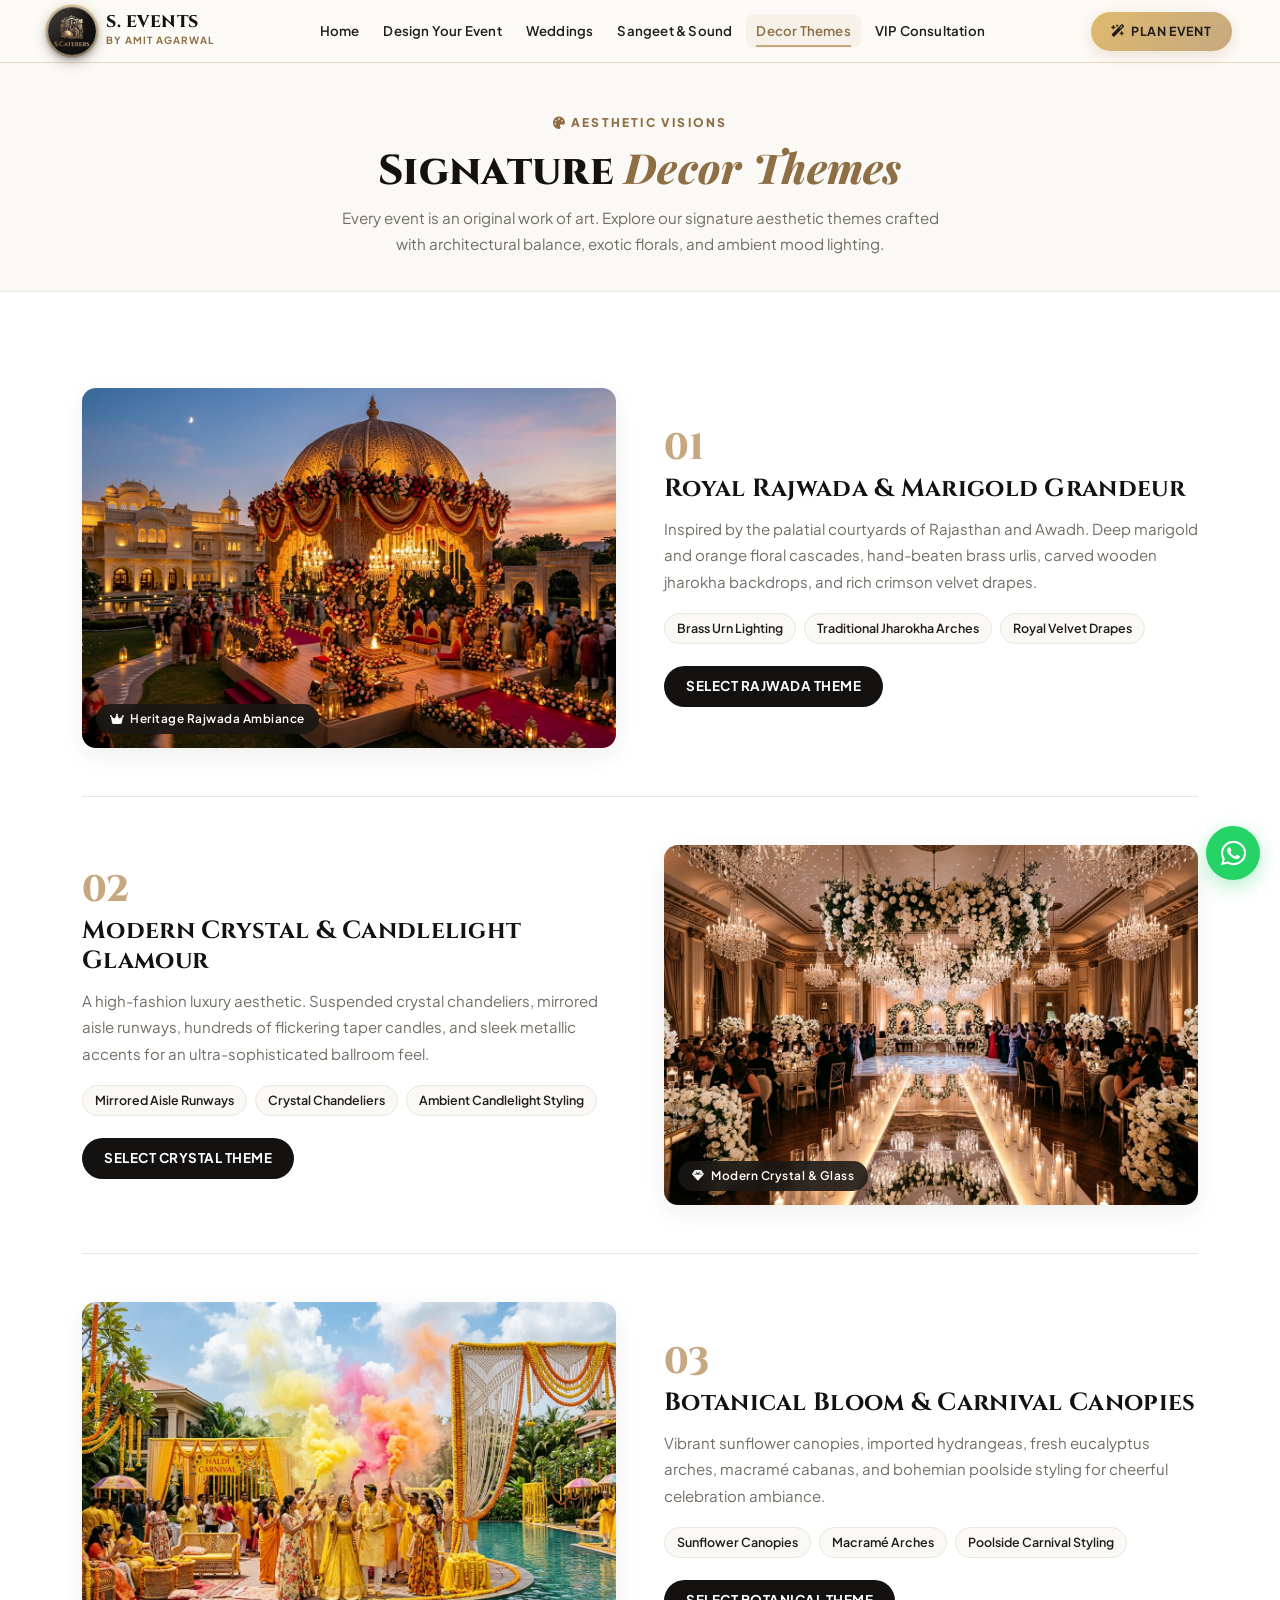
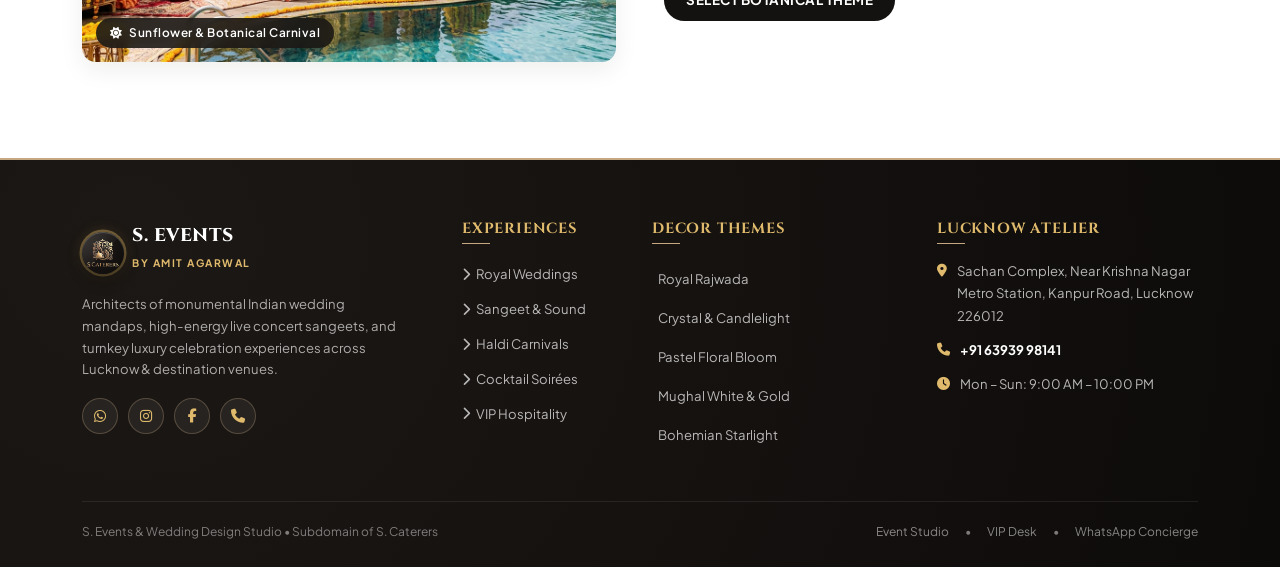
<file: decor-themes.html>
<!DOCTYPE html>
<html lang="en">
<head>
  <meta charset="UTF-8">
  <meta name="viewport" content="width=device-width, initial-scale=1.0">
  <title>Theme Concepts &amp; Decor Styles — S. Events</title>
  
  <!-- SEO Meta Tags -->
  <meta name="description" content="Explore signature wedding decor themes: Royal Rajwada, Crystal Glamour, Pastel Floral Bloom, Mughal Gold, and Bohemian Starlight by S. Events.">
  
  <!-- Favicon -->
  <link rel="icon" type="image/png" href="images/logo.png">

  <!-- Bootstrap 5.3 CSS -->
  <link href="https://cdn.jsdelivr.net/npm/bootstrap@5.3.3/dist/css/bootstrap.min.css" rel="stylesheet">
  
  <!-- FontAwesome 6 Icons -->
  <link rel="stylesheet" href="https://cdnjs.cloudflare.com/ajax/libs/font-awesome/6.5.1/css/all.min.css">
  
  <!-- Master Stylesheet -->
  <link rel="stylesheet" href="css/style.css">
</head>
<body>

  <!-- ================= AUTHENTIC S. CATERERS 3D MEDALLION HEADER (SINGLE LINE) ================= -->
  <nav class="navbar navbar-expand-lg navbar-custom" id="nav-header">
    <div class="container-fluid px-3 px-xl-5">
      <a class="navbar-brand-wrapper" href="index.html">
        <div class="navbar-brand-logo">
          <img src="images/logo.png" alt="S. Caterers Logo">
        </div>
        <div class="navbar-brand-text">
          <span class="navbar-brand-title">S. EVENTS</span>
          <span class="navbar-brand-sub">BY AMIT AGARWAL</span>
        </div>
      </a>
      <button class="navbar-toggler border-0" type="button" data-bs-toggle="collapse" data-bs-target="#navMain" aria-controls="navMain" aria-expanded="false" aria-label="Toggle navigation">
        <i class="fa-solid fa-bars" style="color: var(--charcoal); font-size: 1.2rem;"></i>
      </button>
      <div class="collapse navbar-collapse" id="navMain">
        <ul class="navbar-nav mx-auto mb-2 mb-lg-0">
          <li class="nav-item"><a class="nav-link nav-link-custom" href="index.html">Home</a></li>
          <li class="nav-item"><a class="nav-link nav-link-custom" href="custom-planner.html">Design Your Event</a></li>
          <li class="nav-item"><a class="nav-link nav-link-custom" href="weddings.html">Weddings</a></li>
          <li class="nav-item"><a class="nav-link nav-link-custom" href="sangeet-production.html">Sangeet &amp; Sound</a></li>
          <li class="nav-item"><a class="nav-link nav-link-custom active" href="decor-themes.html">Decor Themes</a></li>
          <li class="nav-item"><a class="nav-link nav-link-custom" href="consultation.html">VIP Consultation</a></li>
        </ul>
        <div class="d-flex align-items-center">
          <a href="custom-planner.html" class="btn-gold">
            <i class="fa-solid fa-wand-magic-sparkles"></i> Plan Event
          </a>
        </div>
      </div>
    </div>
  </nav>

  <!-- ================= SUBPAGE HEADER BANNER ================= -->
  <div class="subpage-couture-hero">
    <div class="container">
      <span class="section-tag-couture"><i class="fa-solid fa-palette"></i> AESTHETIC VISIONS</span>
      <h1 class="subpage-couture-title">Signature <span class="font-editorial fst-italic" style="color: var(--gold-dark);">Decor Themes</span></h1>
      <p class="subpage-couture-desc">
        Every event is an original work of art. Explore our signature aesthetic themes crafted with architectural balance, exotic florals, and ambient mood lighting.
      </p>
    </div>
  </div>

  <!-- ================= THEME BREAKDOWNS ================= -->
  <section class="py-5" style="background: var(--bg-white);">
    <div class="container">
      
      <!-- Theme 1: Royal Rajwada -->
      <div class="editorial-story-row">
        <div class="row align-items-center g-5">
          <div class="col-lg-6">
            <div class="story-image-wrap">
              <img src="images/mandap-architecture.jpg" alt="Royal Rajwada Decor">
              <div class="story-image-overlay-badge">
                <i class="fa-solid fa-crown text-gold me-1"></i> Heritage Rajwada Ambiance
              </div>
            </div>
          </div>
          <div class="col-lg-6">
            <div class="story-num-watermark">01</div>
            <h2 class="story-title">Royal Rajwada &amp; Marigold Grandeur</h2>
            <p class="story-desc">
              Inspired by the palatial courtyards of Rajasthan and Awadh. Deep marigold and orange floral cascades, hand-beaten brass urlis, carved wooden jharokha backdrops, and rich crimson velvet drapes.
            </p>
            <div class="story-feature-chips">
              <span class="story-chip">Brass Urn Lighting</span>
              <span class="story-chip">Traditional Jharokha Arches</span>
              <span class="story-chip">Royal Velvet Drapes</span>
            </div>
            <a href="custom-planner.html" class="btn-dark-couture">Select Rajwada Theme</a>
          </div>
        </div>
      </div>

      <!-- Theme 2: Crystal Glamour -->
      <div class="editorial-story-row">
        <div class="row align-items-center g-5 flex-lg-row-reverse">
          <div class="col-lg-6">
            <div class="story-image-wrap">
              <img src="images/crystal-glamour.jpg" alt="Crystal & Candlelight Glamour">
              <div class="story-image-overlay-badge">
                <i class="fa-solid fa-gem text-gold me-1"></i> Modern Crystal &amp; Glass
              </div>
            </div>
          </div>
          <div class="col-lg-6">
            <div class="story-num-watermark">02</div>
            <h2 class="story-title">Modern Crystal &amp; Candlelight Glamour</h2>
            <p class="story-desc">
              A high-fashion luxury aesthetic. Suspended crystal chandeliers, mirrored aisle runways, hundreds of flickering taper candles, and sleek metallic accents for an ultra-sophisticated ballroom feel.
            </p>
            <div class="story-feature-chips">
              <span class="story-chip">Mirrored Aisle Runways</span>
              <span class="story-chip">Crystal Chandeliers</span>
              <span class="story-chip">Ambient Candlelight Styling</span>
            </div>
            <a href="custom-planner.html" class="btn-dark-couture">Select Crystal Theme</a>
          </div>
        </div>
      </div>

      <!-- Theme 3: Pastel Bloom & Haldi Carnival -->
      <div class="editorial-story-row">
        <div class="row align-items-center g-5">
          <div class="col-lg-6">
            <div class="story-image-wrap">
              <img src="images/haldi-carnival.jpg" alt="Pastel Floral Bloom & Haldi Carnival">
              <div class="story-image-overlay-badge">
                <i class="fa-solid fa-sun text-gold me-1"></i> Sunflower &amp; Botanical Carnival
              </div>
            </div>
          </div>
          <div class="col-lg-6">
            <div class="story-num-watermark">03</div>
            <h2 class="story-title">Botanical Bloom &amp; Carnival Canopies</h2>
            <p class="story-desc">
              Vibrant sunflower canopies, imported hydrangeas, fresh eucalyptus arches, macramé cabanas, and bohemian poolside styling for cheerful celebration ambiance.
            </p>
            <div class="story-feature-chips">
              <span class="story-chip">Sunflower Canopies</span>
              <span class="story-chip">Macramé Arches</span>
              <span class="story-chip">Poolside Carnival Styling</span>
            </div>
            <a href="custom-planner.html" class="btn-dark-couture">Select Botanical Theme</a>
          </div>
        </div>
      </div>

    </div>
  </section>

  

  
  <!-- ================= EDITORIAL DEMO FOOTER ================= -->
  <footer class="editorial-demo-footer">
    <div class="container">
      <div class="row g-4">
        
        <!-- Col 1: Brand & Atelier Story -->
        <div class="col-lg-4 col-md-6">
          <div class="d-flex align-items-center gap-2 mb-2">
            <div class="navbar-brand-logo" style="width: 42px; height: 42px;">
              <img src="images/logo.png" alt="S. Caterers Logo">
            </div>
            <div>
              <div class="footer-brand-title">S. EVENTS</div>
              <span class="footer-brand-subtitle">BY AMIT AGARWAL</span>
            </div>
          </div>
          <p class="footer-brand-desc">
            Architects of monumental Indian wedding mandaps, high-energy live concert sangeets, and turnkey luxury celebration experiences across Lucknow &amp; destination venues.
          </p>
          <div class="footer-social-strip">
            <a href="https://wa.me/916393998141" target="_blank" class="footer-social-link" aria-label="WhatsApp"><i class="fa-brands fa-whatsapp"></i></a>
            <a href="https://instagram.com" target="_blank" class="footer-social-link" aria-label="Instagram"><i class="fa-brands fa-instagram"></i></a>
            <a href="https://facebook.com" target="_blank" class="footer-social-link" aria-label="Facebook"><i class="fa-brands fa-facebook-f"></i></a>
            <a href="tel:+916393998141" class="footer-social-link" aria-label="Phone"><i class="fa-solid fa-phone"></i></a>
          </div>
        </div>

        <!-- Col 2: Celebration Verticals -->
        <div class="col-lg-2 col-md-6 col-6">
          <h4 class="footer-col-heading">Experiences</h4>
          <ul class="footer-links-list">
            <li><a href="weddings.html"><i class="fa-solid fa-chevron-right fs-xs"></i> Royal Weddings</a></li>
            <li><a href="sangeet-production.html"><i class="fa-solid fa-chevron-right fs-xs"></i> Sangeet &amp; Sound</a></li>
            <li><a href="custom-planner.html"><i class="fa-solid fa-chevron-right fs-xs"></i> Haldi Carnivals</a></li>
            <li><a href="custom-planner.html"><i class="fa-solid fa-chevron-right fs-xs"></i> Cocktail Soirées</a></li>
            <li><a href="custom-planner.html"><i class="fa-solid fa-chevron-right fs-xs"></i> VIP Hospitality</a></li>
          </ul>
        </div>

        <!-- Col 3: Signature Decor Themes -->
        <div class="col-lg-3 col-md-6 col-6">
          <h4 class="footer-col-heading">Decor Themes</h4>
          <ul class="footer-links-list">
            <li><a href="decor-themes.html"><i class="fa-solid fa-sparkles fs-xs"></i> Royal Rajwada</a></li>
            <li><a href="decor-themes.html"><i class="fa-solid fa-sparkles fs-xs"></i> Crystal &amp; Candlelight</a></li>
            <li><a href="decor-themes.html"><i class="fa-solid fa-sparkles fs-xs"></i> Pastel Floral Bloom</a></li>
            <li><a href="decor-themes.html"><i class="fa-solid fa-sparkles fs-xs"></i> Mughal White &amp; Gold</a></li>
            <li><a href="decor-themes.html"><i class="fa-solid fa-sparkles fs-xs"></i> Bohemian Starlight</a></li>
          </ul>
        </div>

        <!-- Col 4: Direct Concierge Desk -->
        <div class="col-lg-3 col-md-6">
          <h4 class="footer-col-heading">Lucknow Atelier</h4>
          <div class="footer-contact-item">
            <i class="fa-solid fa-location-dot"></i>
            <div>Sachan Complex, Near Krishna Nagar Metro Station, Kanpur Road, Lucknow 226012</div>
          </div>
          <div class="footer-contact-item">
            <i class="fa-solid fa-phone"></i>
            <div><a href="tel:+916393998141" class="text-white fw-bold">+91 63939 98141</a></div>
          </div>
          <div class="footer-contact-item">
            <i class="fa-solid fa-clock"></i>
            <div>Mon – Sun: 9:00 AM – 10:00 PM</div>
          </div>
        </div>

      </div>

      <!-- Bottom Signature Bar (Demo Footer) -->
      <div class="footer-bottom-signature-bar">
        <div>S. Events &amp; Wedding Design Studio • Subdomain of S. Caterers</div>
        <div class="d-flex gap-3">
          <a href="custom-planner.html" class="text-white-50 hover-gold">Event Studio</a>
          <span>•</span>
          <a href="consultation.html" class="text-white-50 hover-gold">VIP Desk</a>
          <span>•</span>
          <a href="https://wa.me/916393998141" target="_blank" class="text-white-50 hover-gold">WhatsApp Concierge</a>
        </div>
      </div>

    </div>
  </footer>

  <!-- Floating WhatsApp Quick Button -->
  <a href="https://wa.me/916393998141?text=Hello%20Amit%20Ji!%20I%20would%20like%20to%20inquire%20about%20decor%20themes." target="_blank" class="floating-wa-btn" aria-label="Chat on WhatsApp">
    <i class="fa-brands fa-whatsapp"></i>
  </a>

  <!-- Bootstrap 5.3 JS Bundle -->
  <script src="https://cdn.jsdelivr.net/npm/bootstrap@5.3.3/dist/js/bootstrap.bundle.min.js"></script>
</body>
</html>
</file>
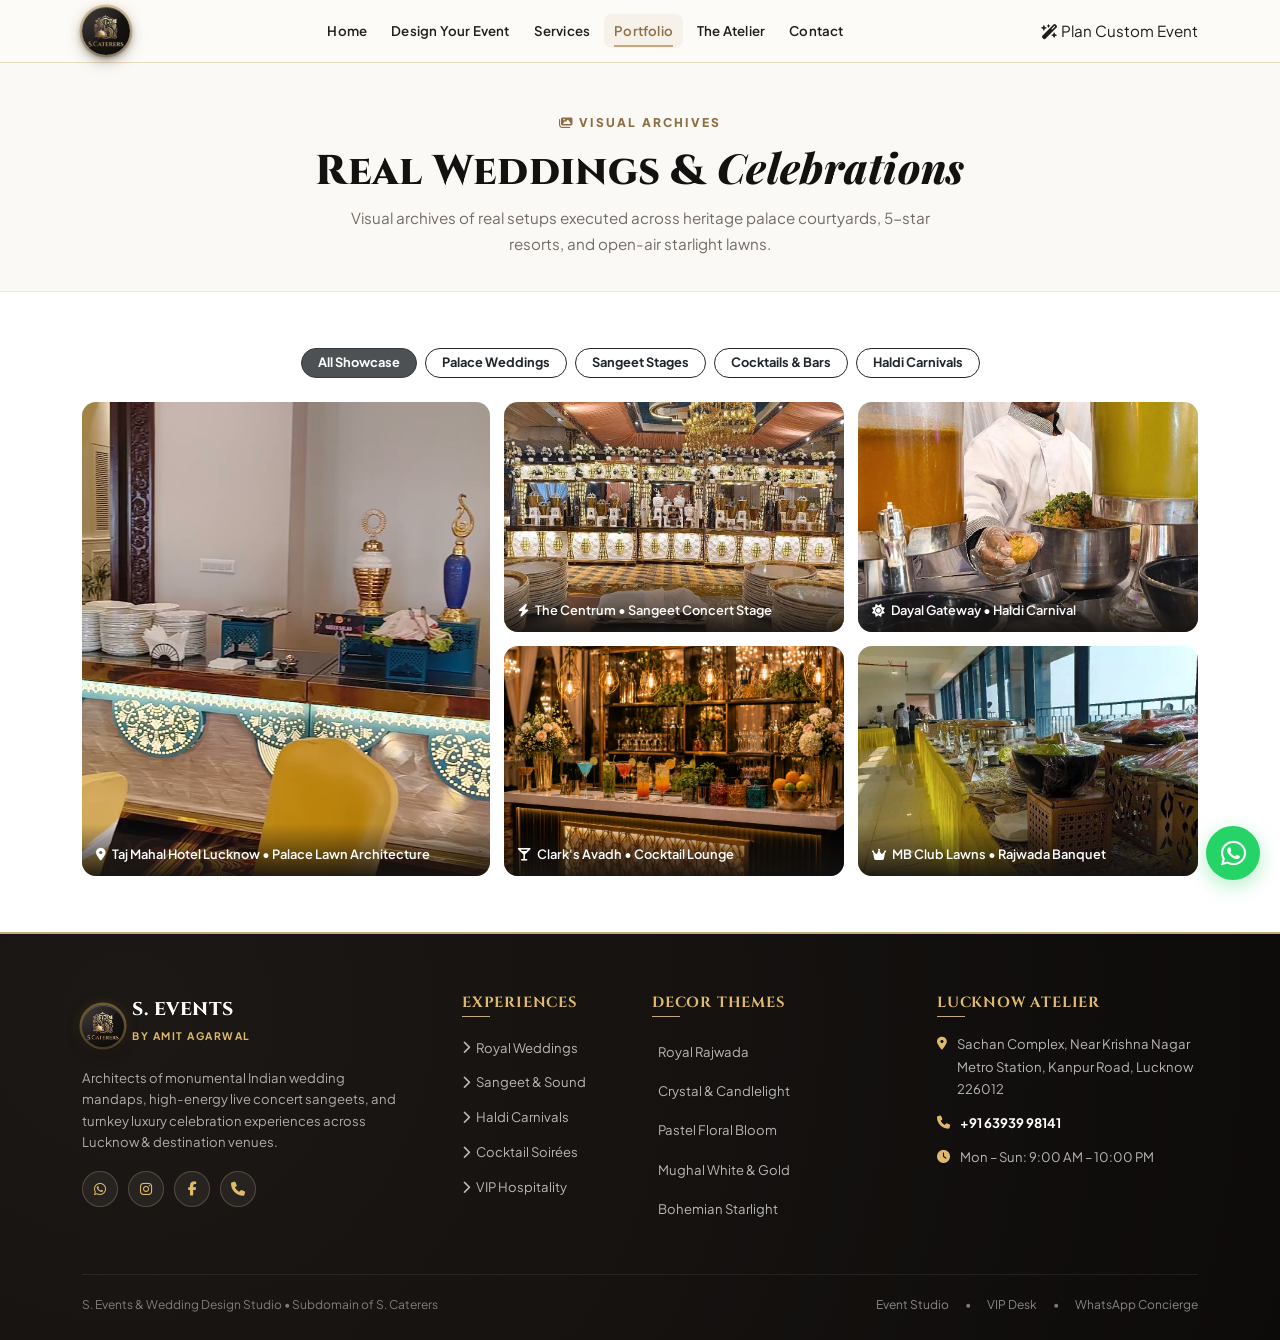
<file: gallery.html>
<!DOCTYPE html>
<html lang="en">
<head>
  <meta charset="UTF-8">
  <meta name="viewport" content="width=device-width, initial-scale=1.0">
  <title>Portfolio &amp; Visual Archives — S. Events &amp; Wedding Design Studio</title>
  
  <!-- SEO Meta Tags -->
  <meta name="description" content="Explore real wedding setups, mandap designs, sangeet concert stages, and cocktail lounges in Lucknow by S. Events.">
  
  <!-- Favicon -->
  <link rel="icon" type="image/png" href="images/logo.png">

  <!-- Bootstrap 5.3 CSS -->
  <link href="https://cdn.jsdelivr.net/npm/bootstrap@5.3.3/dist/css/bootstrap.min.css" rel="stylesheet">
  
  <!-- FontAwesome 6 Icons -->
  <link rel="stylesheet" href="https://cdnjs.cloudflare.com/ajax/libs/font-awesome/6.5.1/css/all.min.css">
  
  <!-- Master Stylesheet -->
  <link rel="stylesheet" href="css/style.css">
</head>
<body>

  <!-- ================= S. CATERERS OFFICIAL COUTURE HEADER ================= -->
  <nav class="navbar navbar-expand-lg navbar-custom" id="nav-header">
    <div class="container">
      <a class="navbar-brand-logo" href="index.html">
        <img src="images/logo.png" alt="S. Caterers Logo">
      </a>
      <button class="navbar-toggler border-0" type="button" data-bs-toggle="collapse" data-bs-target="#navMain" aria-controls="navMain" aria-expanded="false" aria-label="Toggle navigation">
        <i class="fa-solid fa-bars" style="color: var(--color-dark); font-size: 1.2rem;"></i>
      </button>
      <div class="collapse navbar-collapse" id="navMain">
        <ul class="navbar-nav mx-auto mt-2 mt-lg-0">
          <li class="nav-item"><a class="nav-link nav-link-custom" href="index.html">Home</a></li>
          <li class="nav-item"><a class="nav-link nav-link-custom" href="custom-planner.html">Design Your Event</a></li>
          <li class="nav-item"><a class="nav-link nav-link-custom" href="services.html">Services</a></li>
          <li class="nav-item"><a class="nav-link nav-link-custom active" href="gallery.html">Portfolio</a></li>
          <li class="nav-item"><a class="nav-link nav-link-custom" href="about.html">The Atelier</a></li>
          <li class="nav-item"><a class="nav-link nav-link-custom" href="contact.html">Contact</a></li>
        </ul>
        <div class="d-flex mt-2 mt-lg-0">
          <a href="custom-planner.html" class="btn-gold-couture">
            <i class="fa-solid fa-wand-magic-sparkles"></i> Plan Custom Event
          </a>
        </div>
      </div>
    </div>
  </nav>

  <!-- ================= SUBPAGE HEADER BANNER ================= -->
  <div class="subpage-couture-hero">
    <div class="container">
      <span class="section-tag-couture"><i class="fa-solid fa-images"></i> VISUAL ARCHIVES</span>
      <h1 class="subpage-couture-title">Real Weddings &amp; <span class="font-editorial fst-italic" style="color: var(--color-gold-dark);">Celebrations</span></h1>
      <p class="subpage-couture-desc">
        Visual archives of real setups executed across heritage palace courtyards, 5-star resorts, and open-air starlight lawns.
      </p>
    </div>
  </div>

  <!-- ================= ASYMMETRICAL MOSAIC GALLERY ================= -->
  <section class="py-5" style="background: var(--bg-white);">
    <div class="container py-2">
      
      <!-- Filter Buttons -->
      <div class="d-flex justify-content-center flex-wrap gap-2 mb-4">
        <button class="btn btn-dark rounded-pill px-3 py-1 fw-bold theme-filter-btn active" data-filter="all" style="font-size: 0.8rem;">All Showcase</button>
        <button class="btn btn-outline-dark rounded-pill px-3 py-1 fw-bold theme-filter-btn" data-filter="wedding" style="font-size: 0.8rem;">Palace Weddings</button>
        <button class="btn btn-outline-dark rounded-pill px-3 py-1 fw-bold theme-filter-btn" data-filter="sangeet" style="font-size: 0.8rem;">Sangeet Stages</button>
        <button class="btn btn-outline-dark rounded-pill px-3 py-1 fw-bold theme-filter-btn" data-filter="cocktail" style="font-size: 0.8rem;">Cocktails &amp; Bars</button>
        <button class="btn btn-outline-dark rounded-pill px-3 py-1 fw-bold theme-filter-btn" data-filter="haldi" style="font-size: 0.8rem;">Haldi Carnivals</button>
      </div>

      <div class="gallery-mosaic-grid">
        <div class="mosaic-item-featured gallery-grid-item" data-category="wedding">
          <img src="images/gallery-venue.jpg" alt="Taj Mahal Hotel Lawn">
          <div class="mosaic-caption">
            <i class="fa-solid fa-location-dot text-gold me-1"></i> Taj Mahal Hotel Lucknow • Palace Lawn Architecture
          </div>
        </div>
        <div class="mosaic-item gallery-grid-item" data-category="sangeet">
          <img src="images/gallery-wedding-hall.jpg" alt="The Centrum Sangeet Stage">
          <div class="mosaic-caption">
            <i class="fa-solid fa-bolt text-gold me-1"></i> The Centrum • Sangeet Concert Stage
          </div>
        </div>
        <div class="mosaic-item gallery-grid-item" data-category="haldi">
          <img src="images/gallery-golgappe.jpg" alt="Dayal Gateway Haldi Carnival">
          <div class="mosaic-caption">
            <i class="fa-solid fa-sun text-gold me-1"></i> Dayal Gateway • Haldi Carnival
          </div>
        </div>
        <div class="mosaic-item gallery-grid-item" data-category="cocktail">
          <img src="images/bar-lounge.jpg" alt="Clark's Avadh Cocktail Lounge">
          <div class="mosaic-caption">
            <i class="fa-solid fa-martini-glass text-gold me-1"></i> Clark's Avadh • Cocktail Lounge
          </div>
        </div>
        <div class="mosaic-item gallery-grid-item" data-category="wedding">
          <img src="images/gallery-buffet.jpg" alt="MB Club Rajwada Banquet">
          <div class="mosaic-caption">
            <i class="fa-solid fa-crown text-gold me-1"></i> MB Club Lawns • Rajwada Banquet
          </div>
        </div>
      </div>

    </div>
  </section>

  

  
  <!-- ================= EDITORIAL DEMO FOOTER ================= -->
  <footer class="editorial-demo-footer">
    <div class="container">
      <div class="row g-4">
        
        <!-- Col 1: Brand & Atelier Story -->
        <div class="col-lg-4 col-md-6">
          <div class="d-flex align-items-center gap-2 mb-2">
            <div class="navbar-brand-logo" style="width: 42px; height: 42px;">
              <img src="images/logo.png" alt="S. Caterers Logo">
            </div>
            <div>
              <div class="footer-brand-title">S. EVENTS</div>
              <span class="footer-brand-subtitle">BY AMIT AGARWAL</span>
            </div>
          </div>
          <p class="footer-brand-desc">
            Architects of monumental Indian wedding mandaps, high-energy live concert sangeets, and turnkey luxury celebration experiences across Lucknow &amp; destination venues.
          </p>
          <div class="footer-social-strip">
            <a href="https://wa.me/916393998141" target="_blank" class="footer-social-link" aria-label="WhatsApp"><i class="fa-brands fa-whatsapp"></i></a>
            <a href="https://instagram.com" target="_blank" class="footer-social-link" aria-label="Instagram"><i class="fa-brands fa-instagram"></i></a>
            <a href="https://facebook.com" target="_blank" class="footer-social-link" aria-label="Facebook"><i class="fa-brands fa-facebook-f"></i></a>
            <a href="tel:+916393998141" class="footer-social-link" aria-label="Phone"><i class="fa-solid fa-phone"></i></a>
          </div>
        </div>

        <!-- Col 2: Celebration Verticals -->
        <div class="col-lg-2 col-md-6 col-6">
          <h4 class="footer-col-heading">Experiences</h4>
          <ul class="footer-links-list">
            <li><a href="weddings.html"><i class="fa-solid fa-chevron-right fs-xs"></i> Royal Weddings</a></li>
            <li><a href="sangeet-production.html"><i class="fa-solid fa-chevron-right fs-xs"></i> Sangeet &amp; Sound</a></li>
            <li><a href="custom-planner.html"><i class="fa-solid fa-chevron-right fs-xs"></i> Haldi Carnivals</a></li>
            <li><a href="custom-planner.html"><i class="fa-solid fa-chevron-right fs-xs"></i> Cocktail Soirées</a></li>
            <li><a href="custom-planner.html"><i class="fa-solid fa-chevron-right fs-xs"></i> VIP Hospitality</a></li>
          </ul>
        </div>

        <!-- Col 3: Signature Decor Themes -->
        <div class="col-lg-3 col-md-6 col-6">
          <h4 class="footer-col-heading">Decor Themes</h4>
          <ul class="footer-links-list">
            <li><a href="decor-themes.html"><i class="fa-solid fa-sparkles fs-xs"></i> Royal Rajwada</a></li>
            <li><a href="decor-themes.html"><i class="fa-solid fa-sparkles fs-xs"></i> Crystal &amp; Candlelight</a></li>
            <li><a href="decor-themes.html"><i class="fa-solid fa-sparkles fs-xs"></i> Pastel Floral Bloom</a></li>
            <li><a href="decor-themes.html"><i class="fa-solid fa-sparkles fs-xs"></i> Mughal White &amp; Gold</a></li>
            <li><a href="decor-themes.html"><i class="fa-solid fa-sparkles fs-xs"></i> Bohemian Starlight</a></li>
          </ul>
        </div>

        <!-- Col 4: Direct Concierge Desk -->
        <div class="col-lg-3 col-md-6">
          <h4 class="footer-col-heading">Lucknow Atelier</h4>
          <div class="footer-contact-item">
            <i class="fa-solid fa-location-dot"></i>
            <div>Sachan Complex, Near Krishna Nagar Metro Station, Kanpur Road, Lucknow 226012</div>
          </div>
          <div class="footer-contact-item">
            <i class="fa-solid fa-phone"></i>
            <div><a href="tel:+916393998141" class="text-white fw-bold">+91 63939 98141</a></div>
          </div>
          <div class="footer-contact-item">
            <i class="fa-solid fa-clock"></i>
            <div>Mon – Sun: 9:00 AM – 10:00 PM</div>
          </div>
        </div>

      </div>

      <!-- Bottom Signature Bar (Demo Footer) -->
      <div class="footer-bottom-signature-bar">
        <div>S. Events &amp; Wedding Design Studio • Subdomain of S. Caterers</div>
        <div class="d-flex gap-3">
          <a href="custom-planner.html" class="text-white-50 hover-gold">Event Studio</a>
          <span>•</span>
          <a href="consultation.html" class="text-white-50 hover-gold">VIP Desk</a>
          <span>•</span>
          <a href="https://wa.me/916393998141" target="_blank" class="text-white-50 hover-gold">WhatsApp Concierge</a>
        </div>
      </div>

    </div>
  </footer>

  <!-- Floating WhatsApp Quick Button -->
  <a href="https://wa.me/916393998141?text=Hello%20S.%20Events!%20I%20would%20like%20to%20inquire%20about%20event%20themes." target="_blank" class="floating-wa-btn" aria-label="Chat on WhatsApp">
    <i class="fa-brands fa-whatsapp"></i>
  </a>

  <!-- Bootstrap 5.3 JS Bundle -->
  <script src="https://cdn.jsdelivr.net/npm/bootstrap@5.3.3/dist/js/bootstrap.bundle.min.js"></script>
  <!-- Custom App Engine -->
  <script src="js/app.js"></script>
</body>
</html>
</file>
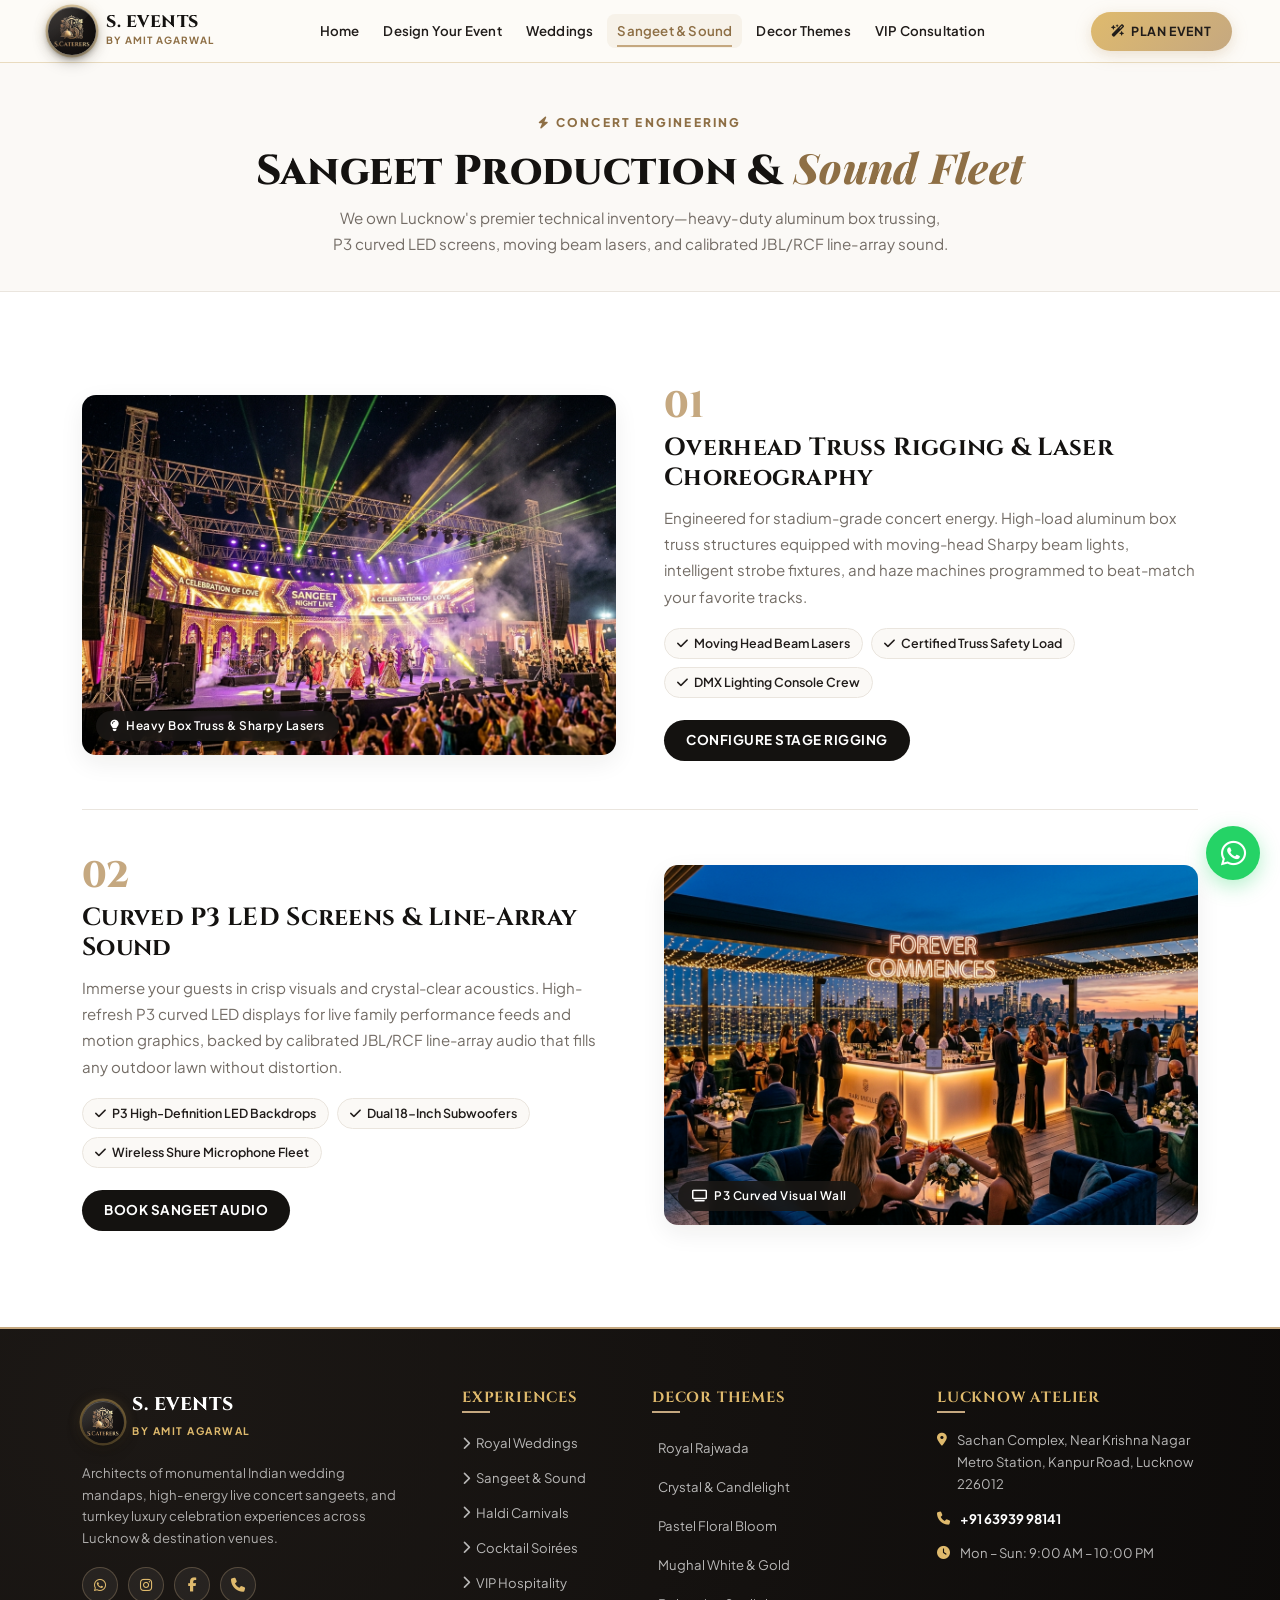
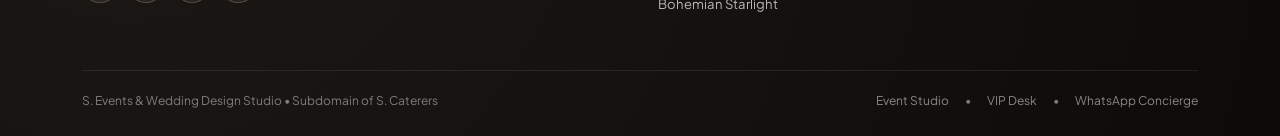
<file: sangeet-production.html>
<!DOCTYPE html>
<html lang="en">
<head>
  <meta charset="UTF-8">
  <meta name="viewport" content="width=device-width, initial-scale=1.0">
  <title>Sangeet Concert &amp; Sound Production — S. Events</title>
  
  <!-- SEO Meta Tags -->
  <meta name="description" content="Turnkey sangeet concert production, curved P3 LED screens, laser beam lights, JBL/RCF line-array audio, and celebrity DJs by S. Events Lucknow.">
  
  <!-- Favicon -->
  <link rel="icon" type="image/png" href="images/logo.png">

  <!-- Bootstrap 5.3 CSS -->
  <link href="https://cdn.jsdelivr.net/npm/bootstrap@5.3.3/dist/css/bootstrap.min.css" rel="stylesheet">
  
  <!-- FontAwesome 6 Icons -->
  <link rel="stylesheet" href="https://cdnjs.cloudflare.com/ajax/libs/font-awesome/6.5.1/css/all.min.css">
  
  <!-- Master Stylesheet -->
  <link rel="stylesheet" href="css/style.css">
</head>
<body>

  <!-- ================= AUTHENTIC S. CATERERS 3D MEDALLION HEADER (SINGLE LINE) ================= -->
  <nav class="navbar navbar-expand-lg navbar-custom" id="nav-header">
    <div class="container-fluid px-3 px-xl-5">
      <a class="navbar-brand-wrapper" href="index.html">
        <div class="navbar-brand-logo">
          <img src="images/logo.png" alt="S. Caterers Logo">
        </div>
        <div class="navbar-brand-text">
          <span class="navbar-brand-title">S. EVENTS</span>
          <span class="navbar-brand-sub">BY AMIT AGARWAL</span>
        </div>
      </a>
      <button class="navbar-toggler border-0" type="button" data-bs-toggle="collapse" data-bs-target="#navMain" aria-controls="navMain" aria-expanded="false" aria-label="Toggle navigation">
        <i class="fa-solid fa-bars" style="color: var(--charcoal); font-size: 1.2rem;"></i>
      </button>
      <div class="collapse navbar-collapse" id="navMain">
        <ul class="navbar-nav mx-auto mb-2 mb-lg-0">
          <li class="nav-item"><a class="nav-link nav-link-custom" href="index.html">Home</a></li>
          <li class="nav-item"><a class="nav-link nav-link-custom" href="custom-planner.html">Design Your Event</a></li>
          <li class="nav-item"><a class="nav-link nav-link-custom" href="weddings.html">Weddings</a></li>
          <li class="nav-item"><a class="nav-link nav-link-custom active" href="sangeet-production.html">Sangeet &amp; Sound</a></li>
          <li class="nav-item"><a class="nav-link nav-link-custom" href="decor-themes.html">Decor Themes</a></li>
          <li class="nav-item"><a class="nav-link nav-link-custom" href="consultation.html">VIP Consultation</a></li>
        </ul>
        <div class="d-flex align-items-center">
          <a href="custom-planner.html" class="btn-gold">
            <i class="fa-solid fa-wand-magic-sparkles"></i> Plan Event
          </a>
        </div>
      </div>
    </div>
  </nav>

  <!-- ================= SUBPAGE HEADER BANNER ================= -->
  <div class="subpage-couture-hero">
    <div class="container">
      <span class="section-tag-couture"><i class="fa-solid fa-bolt"></i> CONCERT ENGINEERING</span>
      <h1 class="subpage-couture-title">Sangeet Production &amp; <span class="font-editorial fst-italic" style="color: var(--gold-dark);">Sound Fleet</span></h1>
      <p class="subpage-couture-desc">
        We own Lucknow's premier technical inventory—heavy-duty aluminum box trussing, P3 curved LED screens, moving beam lasers, and calibrated JBL/RCF line-array sound.
      </p>
    </div>
  </div>

  <!-- ================= EDITORIAL SECTIONS ================= -->
  <section class="py-5" style="background: var(--bg-white);">
    <div class="container">
      
      <!-- Section 1: Live Concert Rigging -->
      <div class="editorial-story-row">
        <div class="row align-items-center g-5">
          <div class="col-lg-6">
            <div class="story-image-wrap">
              <img src="images/sangeet-concert.jpg" alt="Concert Stage Lighting Rig">
              <div class="story-image-overlay-badge">
                <i class="fa-solid fa-lightbulb text-gold me-1"></i> Heavy Box Truss &amp; Sharpy Lasers
              </div>
            </div>
          </div>
          <div class="col-lg-6">
            <div class="story-num-watermark">01</div>
            <h2 class="story-title">Overhead Truss Rigging &amp; Laser Choreography</h2>
            <p class="story-desc">
              Engineered for stadium-grade concert energy. High-load aluminum box truss structures equipped with moving-head Sharpy beam lights, intelligent strobe fixtures, and haze machines programmed to beat-match your favorite tracks.
            </p>
            <div class="story-feature-chips">
              <span class="story-chip"><i class="fa-solid fa-check text-gold me-1"></i> Moving Head Beam Lasers</span>
              <span class="story-chip"><i class="fa-solid fa-check text-gold me-1"></i> Certified Truss Safety Load</span>
              <span class="story-chip"><i class="fa-solid fa-check text-gold me-1"></i> DMX Lighting Console Crew</span>
            </div>
            <a href="custom-planner.html" class="btn-dark-couture">Configure Stage Rigging</a>
          </div>
        </div>
      </div>

      <!-- Section 2: Curved LED & Audio Fleet -->
      <div class="editorial-story-row">
        <div class="row align-items-center g-5 flex-lg-row-reverse">
          <div class="col-lg-6">
            <div class="story-image-wrap">
              <img src="images/cocktail-lounge.jpg" alt="Curved LED Visual Stage">
              <div class="story-image-overlay-badge">
                <i class="fa-solid fa-tv text-gold me-1"></i> P3 Curved Visual Wall
              </div>
            </div>
          </div>
          <div class="col-lg-6">
            <div class="story-num-watermark">02</div>
            <h2 class="story-title">Curved P3 LED Screens &amp; Line-Array Sound</h2>
            <p class="story-desc">
              Immerse your guests in crisp visuals and crystal-clear acoustics. High-refresh P3 curved LED displays for live family performance feeds and motion graphics, backed by calibrated JBL/RCF line-array audio that fills any outdoor lawn without distortion.
            </p>
            <div class="story-feature-chips">
              <span class="story-chip"><i class="fa-solid fa-check text-gold me-1"></i> P3 High-Definition LED Backdrops</span>
              <span class="story-chip"><i class="fa-solid fa-check text-gold me-1"></i> Dual 18-Inch Subwoofers</span>
              <span class="story-chip"><i class="fa-solid fa-check text-gold me-1"></i> Wireless Shure Microphone Fleet</span>
            </div>
            <a href="custom-planner.html" class="btn-dark-couture">Book Sangeet Audio</a>
          </div>
        </div>
      </div>

    </div>
  </section>

  

  
  <!-- ================= EDITORIAL DEMO FOOTER ================= -->
  <footer class="editorial-demo-footer">
    <div class="container">
      <div class="row g-4">
        
        <!-- Col 1: Brand & Atelier Story -->
        <div class="col-lg-4 col-md-6">
          <div class="d-flex align-items-center gap-2 mb-2">
            <div class="navbar-brand-logo" style="width: 42px; height: 42px;">
              <img src="images/logo.png" alt="S. Caterers Logo">
            </div>
            <div>
              <div class="footer-brand-title">S. EVENTS</div>
              <span class="footer-brand-subtitle">BY AMIT AGARWAL</span>
            </div>
          </div>
          <p class="footer-brand-desc">
            Architects of monumental Indian wedding mandaps, high-energy live concert sangeets, and turnkey luxury celebration experiences across Lucknow &amp; destination venues.
          </p>
          <div class="footer-social-strip">
            <a href="https://wa.me/916393998141" target="_blank" class="footer-social-link" aria-label="WhatsApp"><i class="fa-brands fa-whatsapp"></i></a>
            <a href="https://instagram.com" target="_blank" class="footer-social-link" aria-label="Instagram"><i class="fa-brands fa-instagram"></i></a>
            <a href="https://facebook.com" target="_blank" class="footer-social-link" aria-label="Facebook"><i class="fa-brands fa-facebook-f"></i></a>
            <a href="tel:+916393998141" class="footer-social-link" aria-label="Phone"><i class="fa-solid fa-phone"></i></a>
          </div>
        </div>

        <!-- Col 2: Celebration Verticals -->
        <div class="col-lg-2 col-md-6 col-6">
          <h4 class="footer-col-heading">Experiences</h4>
          <ul class="footer-links-list">
            <li><a href="weddings.html"><i class="fa-solid fa-chevron-right fs-xs"></i> Royal Weddings</a></li>
            <li><a href="sangeet-production.html"><i class="fa-solid fa-chevron-right fs-xs"></i> Sangeet &amp; Sound</a></li>
            <li><a href="custom-planner.html"><i class="fa-solid fa-chevron-right fs-xs"></i> Haldi Carnivals</a></li>
            <li><a href="custom-planner.html"><i class="fa-solid fa-chevron-right fs-xs"></i> Cocktail Soirées</a></li>
            <li><a href="custom-planner.html"><i class="fa-solid fa-chevron-right fs-xs"></i> VIP Hospitality</a></li>
          </ul>
        </div>

        <!-- Col 3: Signature Decor Themes -->
        <div class="col-lg-3 col-md-6 col-6">
          <h4 class="footer-col-heading">Decor Themes</h4>
          <ul class="footer-links-list">
            <li><a href="decor-themes.html"><i class="fa-solid fa-sparkles fs-xs"></i> Royal Rajwada</a></li>
            <li><a href="decor-themes.html"><i class="fa-solid fa-sparkles fs-xs"></i> Crystal &amp; Candlelight</a></li>
            <li><a href="decor-themes.html"><i class="fa-solid fa-sparkles fs-xs"></i> Pastel Floral Bloom</a></li>
            <li><a href="decor-themes.html"><i class="fa-solid fa-sparkles fs-xs"></i> Mughal White &amp; Gold</a></li>
            <li><a href="decor-themes.html"><i class="fa-solid fa-sparkles fs-xs"></i> Bohemian Starlight</a></li>
          </ul>
        </div>

        <!-- Col 4: Direct Concierge Desk -->
        <div class="col-lg-3 col-md-6">
          <h4 class="footer-col-heading">Lucknow Atelier</h4>
          <div class="footer-contact-item">
            <i class="fa-solid fa-location-dot"></i>
            <div>Sachan Complex, Near Krishna Nagar Metro Station, Kanpur Road, Lucknow 226012</div>
          </div>
          <div class="footer-contact-item">
            <i class="fa-solid fa-phone"></i>
            <div><a href="tel:+916393998141" class="text-white fw-bold">+91 63939 98141</a></div>
          </div>
          <div class="footer-contact-item">
            <i class="fa-solid fa-clock"></i>
            <div>Mon – Sun: 9:00 AM – 10:00 PM</div>
          </div>
        </div>

      </div>

      <!-- Bottom Signature Bar (Demo Footer) -->
      <div class="footer-bottom-signature-bar">
        <div>S. Events &amp; Wedding Design Studio • Subdomain of S. Caterers</div>
        <div class="d-flex gap-3">
          <a href="custom-planner.html" class="text-white-50 hover-gold">Event Studio</a>
          <span>•</span>
          <a href="consultation.html" class="text-white-50 hover-gold">VIP Desk</a>
          <span>•</span>
          <a href="https://wa.me/916393998141" target="_blank" class="text-white-50 hover-gold">WhatsApp Concierge</a>
        </div>
      </div>

    </div>
  </footer>

  <!-- Floating WhatsApp Quick Button -->
  <a href="https://wa.me/916393998141?text=Hello%20Amit%20Ji!%20I%20would%20like%20to%20inquire%20about%20sangeet%20production." target="_blank" class="floating-wa-btn" aria-label="Chat on WhatsApp">
    <i class="fa-brands fa-whatsapp"></i>
  </a>

  <!-- Bootstrap 5.3 JS Bundle -->
  <script src="https://cdn.jsdelivr.net/npm/bootstrap@5.3.3/dist/js/bootstrap.bundle.min.js"></script>
</body>
</html>
</file>
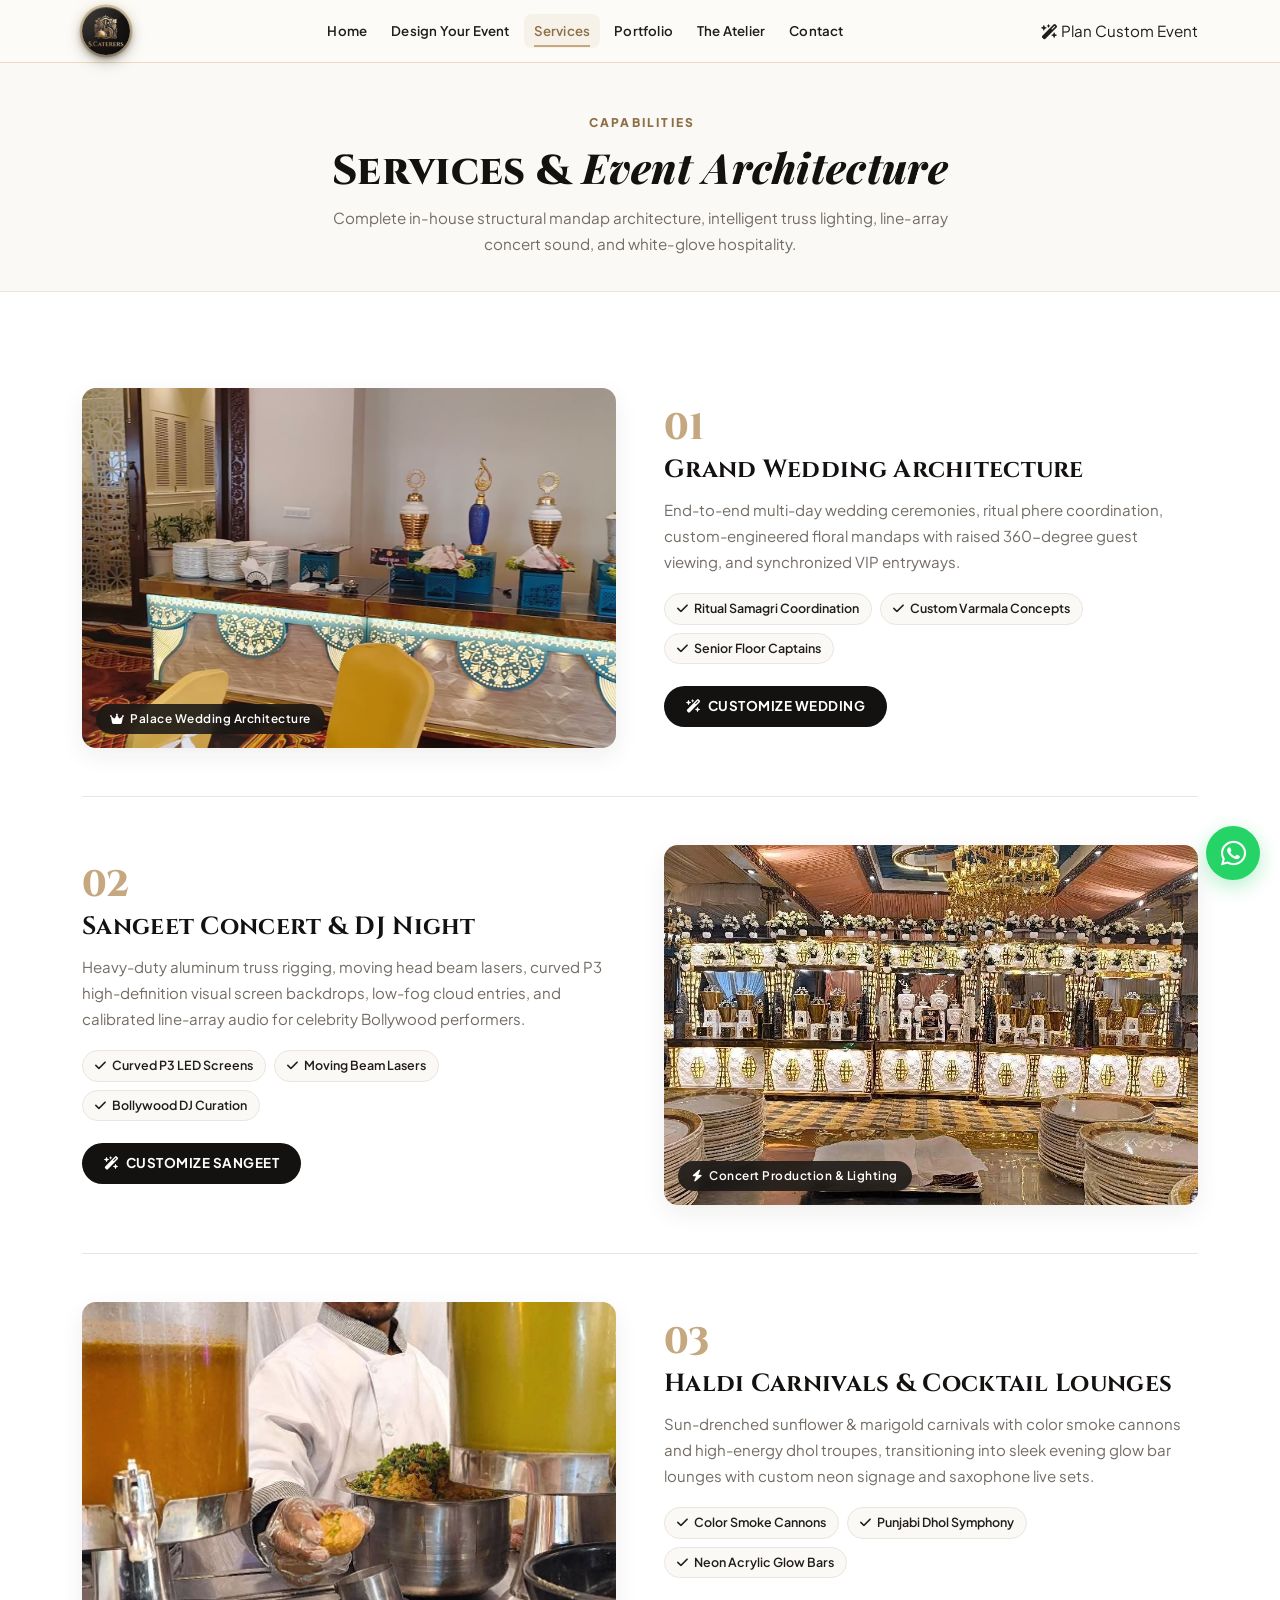
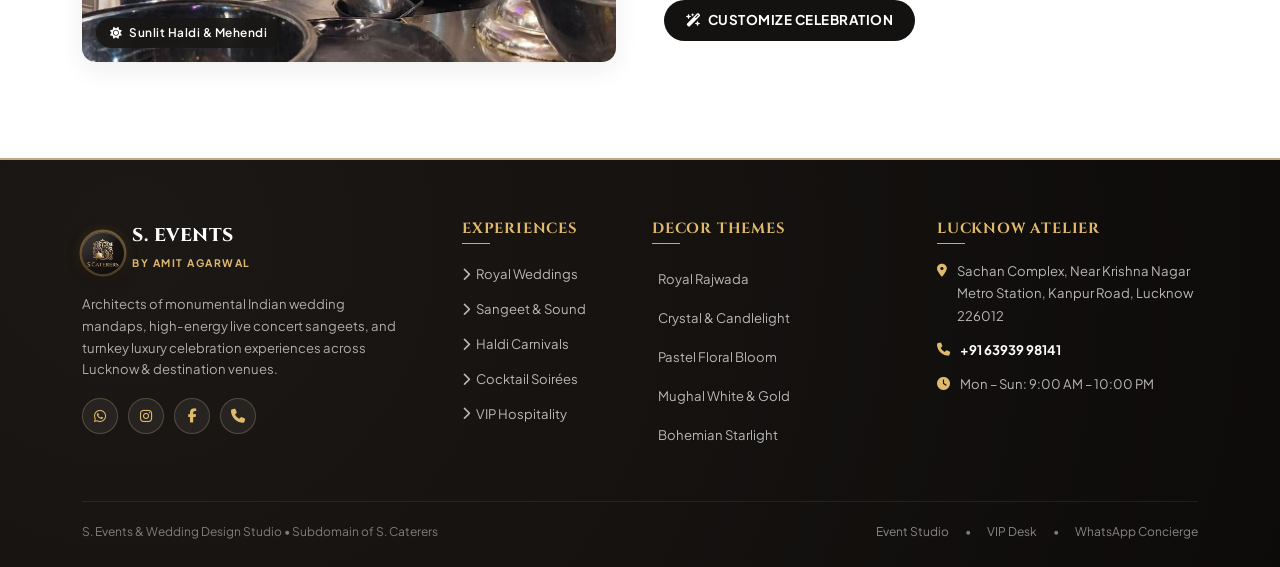
<file: services.html>
<!DOCTYPE html>
<html lang="en">
<head>
  <meta charset="UTF-8">
  <meta name="viewport" content="width=device-width, initial-scale=1.0">
  <title>Services &amp; Capabilities — S. Events &amp; Wedding Design Studio</title>
  
  <!-- SEO Meta Tags -->
  <meta name="description" content="Explore bespoke event services by S. Events. Royal wedding decor, concert sangeet stages, neon cocktail lounges, line-array audio, and celebrity artist management in Lucknow.">
  
  <!-- Favicon -->
  <link rel="icon" type="image/png" href="images/logo.png">

  <!-- Bootstrap 5.3 CSS -->
  <link href="https://cdn.jsdelivr.net/npm/bootstrap@5.3.3/dist/css/bootstrap.min.css" rel="stylesheet">
  
  <!-- FontAwesome 6 Icons -->
  <link rel="stylesheet" href="https://cdnjs.cloudflare.com/ajax/libs/font-awesome/6.5.1/css/all.min.css">
  
  <!-- Master Stylesheet -->
  <link rel="stylesheet" href="css/style.css">
</head>
<body>

  <!-- ================= S. CATERERS OFFICIAL COUTURE HEADER ================= -->
  <nav class="navbar navbar-expand-lg navbar-custom" id="nav-header">
    <div class="container">
      <a class="navbar-brand-logo" href="index.html">
        <img src="images/logo.png" alt="S. Caterers Logo">
      </a>
      <button class="navbar-toggler border-0" type="button" data-bs-toggle="collapse" data-bs-target="#navMain" aria-controls="navMain" aria-expanded="false" aria-label="Toggle navigation">
        <i class="fa-solid fa-bars" style="color: var(--color-dark); font-size: 1.2rem;"></i>
      </button>
      <div class="collapse navbar-collapse" id="navMain">
        <ul class="navbar-nav mx-auto mt-2 mt-lg-0">
          <li class="nav-item"><a class="nav-link nav-link-custom" href="index.html">Home</a></li>
          <li class="nav-item"><a class="nav-link nav-link-custom" href="custom-planner.html">Design Your Event</a></li>
          <li class="nav-item"><a class="nav-link nav-link-custom active" href="services.html">Services</a></li>
          <li class="nav-item"><a class="nav-link nav-link-custom" href="gallery.html">Portfolio</a></li>
          <li class="nav-item"><a class="nav-link nav-link-custom" href="about.html">The Atelier</a></li>
          <li class="nav-item"><a class="nav-link nav-link-custom" href="contact.html">Contact</a></li>
        </ul>
        <div class="d-flex mt-2 mt-lg-0">
          <a href="custom-planner.html" class="btn-gold-couture">
            <i class="fa-solid fa-wand-magic-sparkles"></i> Plan Custom Event
          </a>
        </div>
      </div>
    </div>
  </nav>

  <!-- ================= SUBPAGE HEADER BANNER ================= -->
  <div class="subpage-couture-hero">
    <div class="container">
      <span class="section-tag-couture"><i class="fa-solid fa-sparkles"></i> CAPABILITIES</span>
      <h1 class="subpage-couture-title">Services &amp; <span class="font-editorial fst-italic" style="color: var(--color-gold-dark);">Event Architecture</span></h1>
      <p class="subpage-couture-desc">
        Complete in-house structural mandap architecture, intelligent truss lighting, line-array concert sound, and white-glove hospitality.
      </p>
    </div>
  </div>

  <!-- ================= EDITORIAL SERVICE STORIES ================= -->
  <section class="py-5" style="background: var(--bg-white);">
    <div class="container">
      
      <!-- 1. Grand Wedding Architecture -->
      <div class="editorial-story-row">
        <div class="row align-items-center g-5">
          <div class="col-lg-6">
            <div class="story-image-wrap">
              <img src="images/gallery-venue.jpg" alt="Grand Wedding Architecture">
              <div class="story-image-overlay-badge">
                <i class="fa-solid fa-crown text-gold me-1"></i> Palace Wedding Architecture
              </div>
            </div>
          </div>
          <div class="col-lg-6">
            <div class="story-num-watermark">01</div>
            <h2 class="story-title">Grand Wedding Architecture</h2>
            <p class="story-desc">
              End-to-end multi-day wedding ceremonies, ritual phere coordination, custom-engineered floral mandaps with raised 360-degree guest viewing, and synchronized VIP entryways.
            </p>
            <div class="story-feature-chips">
              <span class="story-chip"><i class="fa-solid fa-check text-gold me-1"></i> Ritual Samagri Coordination</span>
              <span class="story-chip"><i class="fa-solid fa-check text-gold me-1"></i> Custom Varmala Concepts</span>
              <span class="story-chip"><i class="fa-solid fa-check text-gold me-1"></i> Senior Floor Captains</span>
            </div>
            <a href="custom-planner.html" class="btn-dark-couture">
              <i class="fa-solid fa-wand-magic-sparkles"></i> Customize Wedding
            </a>
          </div>
        </div>
      </div>

      <!-- 2. Sangeet Concerts -->
      <div class="editorial-story-row">
        <div class="row align-items-center g-5 flex-lg-row-reverse">
          <div class="col-lg-6">
            <div class="story-image-wrap">
              <img src="images/gallery-wedding-hall.jpg" alt="Concert Sangeet Setup">
              <div class="story-image-overlay-badge">
                <i class="fa-solid fa-bolt text-gold me-1"></i> Concert Production &amp; Lighting
              </div>
            </div>
          </div>
          <div class="col-lg-6">
            <div class="story-num-watermark">02</div>
            <h2 class="story-title">Sangeet Concert &amp; DJ Night</h2>
            <p class="story-desc">
              Heavy-duty aluminum truss rigging, moving head beam lasers, curved P3 high-definition visual screen backdrops, low-fog cloud entries, and calibrated line-array audio for celebrity Bollywood performers.
            </p>
            <div class="story-feature-chips">
              <span class="story-chip"><i class="fa-solid fa-check text-gold me-1"></i> Curved P3 LED Screens</span>
              <span class="story-chip"><i class="fa-solid fa-check text-gold me-1"></i> Moving Beam Lasers</span>
              <span class="story-chip"><i class="fa-solid fa-check text-gold me-1"></i> Bollywood DJ Curation</span>
            </div>
            <a href="custom-planner.html" class="btn-dark-couture">
              <i class="fa-solid fa-wand-magic-sparkles"></i> Customize Sangeet
            </a>
          </div>
        </div>
      </div>

      <!-- 3. Haldi Carnivals & Cocktails -->
      <div class="editorial-story-row">
        <div class="row align-items-center g-5">
          <div class="col-lg-6">
            <div class="story-image-wrap">
              <img src="images/gallery-golgappe.jpg" alt="Haldi Pool Carnival">
              <div class="story-image-overlay-badge">
                <i class="fa-solid fa-sun text-gold me-1"></i> Sunlit Haldi &amp; Mehendi
              </div>
            </div>
          </div>
          <div class="col-lg-6">
            <div class="story-num-watermark">03</div>
            <h2 class="story-title">Haldi Carnivals &amp; Cocktail Lounges</h2>
            <p class="story-desc">
              Sun-drenched sunflower &amp; marigold carnivals with color smoke cannons and high-energy dhol troupes, transitioning into sleek evening glow bar lounges with custom neon signage and saxophone live sets.
            </p>
            <div class="story-feature-chips">
              <span class="story-chip"><i class="fa-solid fa-check text-gold me-1"></i> Color Smoke Cannons</span>
              <span class="story-chip"><i class="fa-solid fa-check text-gold me-1"></i> Punjabi Dhol Symphony</span>
              <span class="story-chip"><i class="fa-solid fa-check text-gold me-1"></i> Neon Acrylic Glow Bars</span>
            </div>
            <a href="custom-planner.html" class="btn-dark-couture">
              <i class="fa-solid fa-wand-magic-sparkles"></i> Customize Celebration
            </a>
          </div>
        </div>
      </div>

    </div>
  </section>

  

  
  <!-- ================= EDITORIAL DEMO FOOTER ================= -->
  <footer class="editorial-demo-footer">
    <div class="container">
      <div class="row g-4">
        
        <!-- Col 1: Brand & Atelier Story -->
        <div class="col-lg-4 col-md-6">
          <div class="d-flex align-items-center gap-2 mb-2">
            <div class="navbar-brand-logo" style="width: 42px; height: 42px;">
              <img src="images/logo.png" alt="S. Caterers Logo">
            </div>
            <div>
              <div class="footer-brand-title">S. EVENTS</div>
              <span class="footer-brand-subtitle">BY AMIT AGARWAL</span>
            </div>
          </div>
          <p class="footer-brand-desc">
            Architects of monumental Indian wedding mandaps, high-energy live concert sangeets, and turnkey luxury celebration experiences across Lucknow &amp; destination venues.
          </p>
          <div class="footer-social-strip">
            <a href="https://wa.me/916393998141" target="_blank" class="footer-social-link" aria-label="WhatsApp"><i class="fa-brands fa-whatsapp"></i></a>
            <a href="https://instagram.com" target="_blank" class="footer-social-link" aria-label="Instagram"><i class="fa-brands fa-instagram"></i></a>
            <a href="https://facebook.com" target="_blank" class="footer-social-link" aria-label="Facebook"><i class="fa-brands fa-facebook-f"></i></a>
            <a href="tel:+916393998141" class="footer-social-link" aria-label="Phone"><i class="fa-solid fa-phone"></i></a>
          </div>
        </div>

        <!-- Col 2: Celebration Verticals -->
        <div class="col-lg-2 col-md-6 col-6">
          <h4 class="footer-col-heading">Experiences</h4>
          <ul class="footer-links-list">
            <li><a href="weddings.html"><i class="fa-solid fa-chevron-right fs-xs"></i> Royal Weddings</a></li>
            <li><a href="sangeet-production.html"><i class="fa-solid fa-chevron-right fs-xs"></i> Sangeet &amp; Sound</a></li>
            <li><a href="custom-planner.html"><i class="fa-solid fa-chevron-right fs-xs"></i> Haldi Carnivals</a></li>
            <li><a href="custom-planner.html"><i class="fa-solid fa-chevron-right fs-xs"></i> Cocktail Soirées</a></li>
            <li><a href="custom-planner.html"><i class="fa-solid fa-chevron-right fs-xs"></i> VIP Hospitality</a></li>
          </ul>
        </div>

        <!-- Col 3: Signature Decor Themes -->
        <div class="col-lg-3 col-md-6 col-6">
          <h4 class="footer-col-heading">Decor Themes</h4>
          <ul class="footer-links-list">
            <li><a href="decor-themes.html"><i class="fa-solid fa-sparkles fs-xs"></i> Royal Rajwada</a></li>
            <li><a href="decor-themes.html"><i class="fa-solid fa-sparkles fs-xs"></i> Crystal &amp; Candlelight</a></li>
            <li><a href="decor-themes.html"><i class="fa-solid fa-sparkles fs-xs"></i> Pastel Floral Bloom</a></li>
            <li><a href="decor-themes.html"><i class="fa-solid fa-sparkles fs-xs"></i> Mughal White &amp; Gold</a></li>
            <li><a href="decor-themes.html"><i class="fa-solid fa-sparkles fs-xs"></i> Bohemian Starlight</a></li>
          </ul>
        </div>

        <!-- Col 4: Direct Concierge Desk -->
        <div class="col-lg-3 col-md-6">
          <h4 class="footer-col-heading">Lucknow Atelier</h4>
          <div class="footer-contact-item">
            <i class="fa-solid fa-location-dot"></i>
            <div>Sachan Complex, Near Krishna Nagar Metro Station, Kanpur Road, Lucknow 226012</div>
          </div>
          <div class="footer-contact-item">
            <i class="fa-solid fa-phone"></i>
            <div><a href="tel:+916393998141" class="text-white fw-bold">+91 63939 98141</a></div>
          </div>
          <div class="footer-contact-item">
            <i class="fa-solid fa-clock"></i>
            <div>Mon – Sun: 9:00 AM – 10:00 PM</div>
          </div>
        </div>

      </div>

      <!-- Bottom Signature Bar (Demo Footer) -->
      <div class="footer-bottom-signature-bar">
        <div>S. Events &amp; Wedding Design Studio • Subdomain of S. Caterers</div>
        <div class="d-flex gap-3">
          <a href="custom-planner.html" class="text-white-50 hover-gold">Event Studio</a>
          <span>•</span>
          <a href="consultation.html" class="text-white-50 hover-gold">VIP Desk</a>
          <span>•</span>
          <a href="https://wa.me/916393998141" target="_blank" class="text-white-50 hover-gold">WhatsApp Concierge</a>
        </div>
      </div>

    </div>
  </footer>

  <!-- Floating WhatsApp Quick Button -->
  <a href="https://wa.me/916393998141?text=Hello%20S.%20Events!%20I%20would%20like%20to%20inquire%20about%20your%20services." target="_blank" class="floating-wa-btn" aria-label="Chat on WhatsApp">
    <i class="fa-brands fa-whatsapp"></i>
  </a>

  <!-- Bootstrap 5.3 JS Bundle -->
  <script src="https://cdn.jsdelivr.net/npm/bootstrap@5.3.3/dist/js/bootstrap.bundle.min.js"></script>
</body>
</html>
</file>
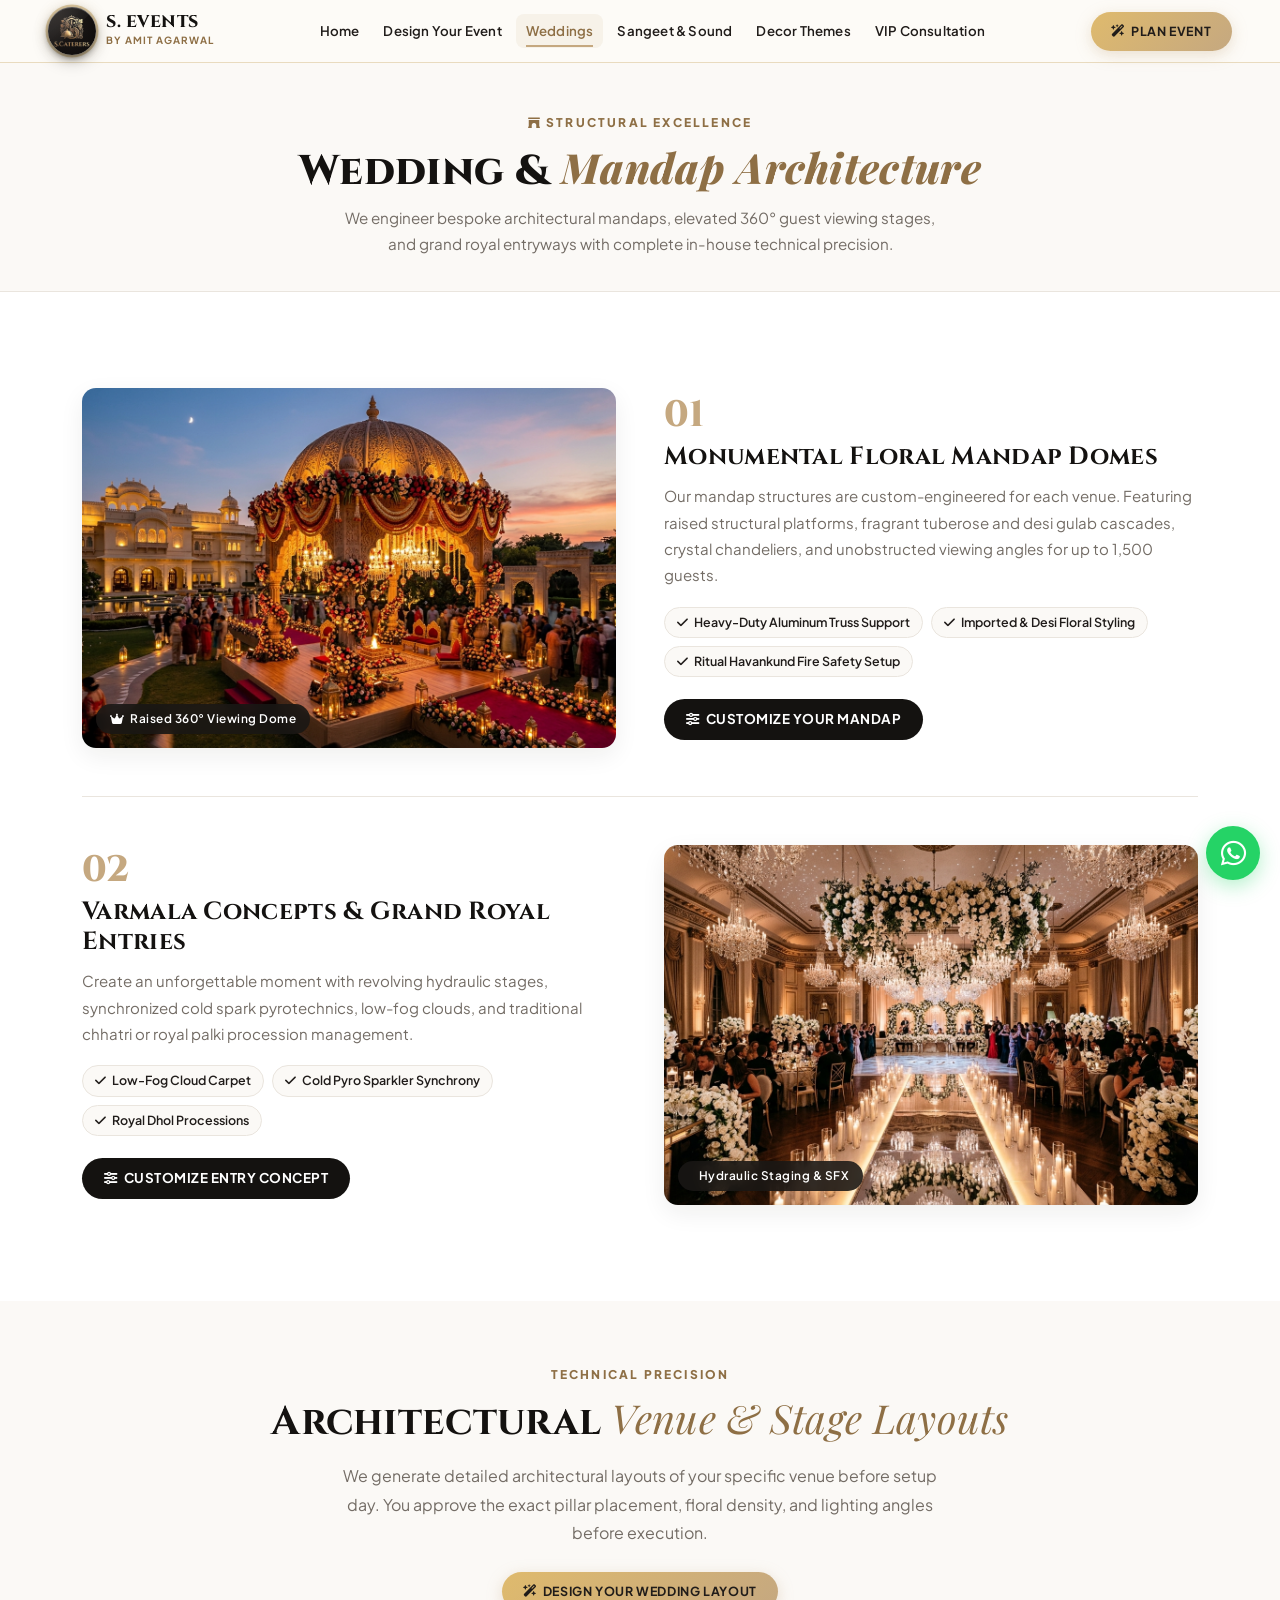
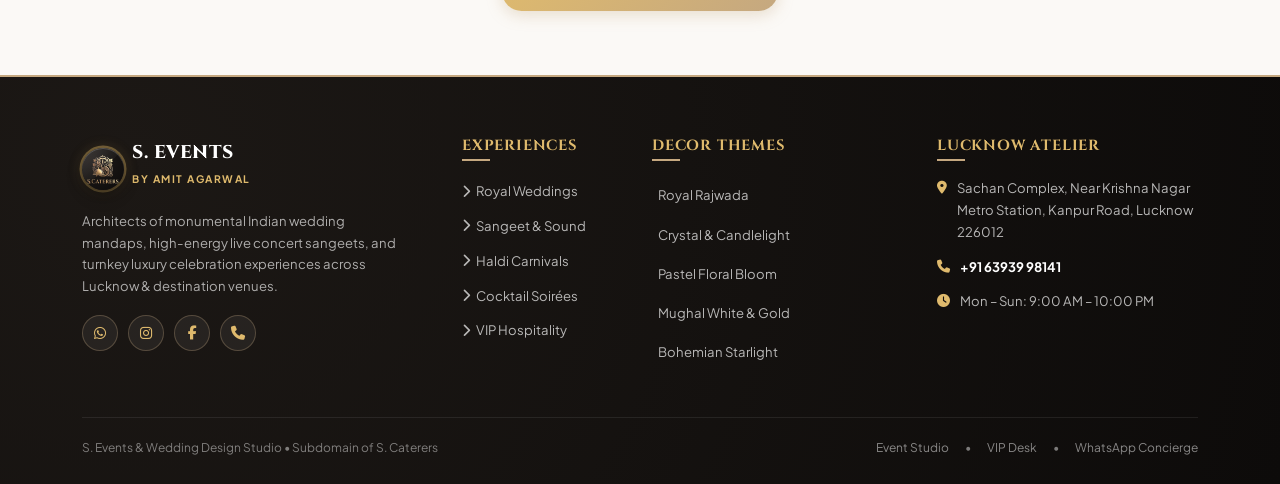
<file: weddings.html>
<!DOCTYPE html>
<html lang="en">
<head>
  <meta charset="UTF-8">
  <meta name="viewport" content="width=device-width, initial-scale=1.0">
  <title>Wedding &amp; Mandap Architecture — S. Events</title>
  
  <!-- SEO Meta Tags -->
  <meta name="description" content="Turnkey wedding architecture, monumental floral mandaps, varmala staging, and bespoke stage engineering in Lucknow by S. Events.">
  
  <!-- Favicon -->
  <link rel="icon" type="image/png" href="images/logo.png">

  <!-- Bootstrap 5.3 CSS -->
  <link href="https://cdn.jsdelivr.net/npm/bootstrap@5.3.3/dist/css/bootstrap.min.css" rel="stylesheet">
  
  <!-- FontAwesome 6 Icons -->
  <link rel="stylesheet" href="https://cdnjs.cloudflare.com/ajax/libs/font-awesome/6.5.1/css/all.min.css">
  
  <!-- Master Stylesheet -->
  <link rel="stylesheet" href="css/style.css">
</head>
<body>

  <!-- ================= AUTHENTIC S. CATERERS 3D MEDALLION HEADER (SINGLE LINE) ================= -->
  <nav class="navbar navbar-expand-lg navbar-custom" id="nav-header">
    <div class="container-fluid px-3 px-xl-5">
      <a class="navbar-brand-wrapper" href="index.html">
        <div class="navbar-brand-logo">
          <img src="images/logo.png" alt="S. Caterers Logo">
        </div>
        <div class="navbar-brand-text">
          <span class="navbar-brand-title">S. EVENTS</span>
          <span class="navbar-brand-sub">BY AMIT AGARWAL</span>
        </div>
      </a>
      <button class="navbar-toggler border-0" type="button" data-bs-toggle="collapse" data-bs-target="#navMain" aria-controls="navMain" aria-expanded="false" aria-label="Toggle navigation">
        <i class="fa-solid fa-bars" style="color: var(--charcoal); font-size: 1.2rem;"></i>
      </button>
      <div class="collapse navbar-collapse" id="navMain">
        <ul class="navbar-nav mx-auto mb-2 mb-lg-0">
          <li class="nav-item"><a class="nav-link nav-link-custom" href="index.html">Home</a></li>
          <li class="nav-item"><a class="nav-link nav-link-custom" href="custom-planner.html">Design Your Event</a></li>
          <li class="nav-item"><a class="nav-link nav-link-custom active" href="weddings.html">Weddings</a></li>
          <li class="nav-item"><a class="nav-link nav-link-custom" href="sangeet-production.html">Sangeet &amp; Sound</a></li>
          <li class="nav-item"><a class="nav-link nav-link-custom" href="decor-themes.html">Decor Themes</a></li>
          <li class="nav-item"><a class="nav-link nav-link-custom" href="consultation.html">VIP Consultation</a></li>
        </ul>
        <div class="d-flex align-items-center">
          <a href="custom-planner.html" class="btn-gold">
            <i class="fa-solid fa-wand-magic-sparkles"></i> Plan Event
          </a>
        </div>
      </div>
    </div>
  </nav>

  <!-- ================= SUBPAGE HEADER BANNER ================= -->
  <div class="subpage-couture-hero">
    <div class="container">
      <span class="section-tag-couture"><i class="fa-solid fa-archway"></i> STRUCTURAL EXCELLENCE</span>
      <h1 class="subpage-couture-title">Wedding &amp; <span class="font-editorial fst-italic" style="color: var(--gold-dark);">Mandap Architecture</span></h1>
      <p class="subpage-couture-desc">
        We engineer bespoke architectural mandaps, elevated 360° guest viewing stages, and grand royal entryways with complete in-house technical precision.
      </p>
    </div>
  </div>

  <!-- ================= EDITORIAL SECTIONS ================= -->
  <section class="py-5" style="background: var(--bg-white);">
    <div class="container">
      
      <!-- Section 1: Mandap Engineering -->
      <div class="editorial-story-row">
        <div class="row align-items-center g-5">
          <div class="col-lg-6">
            <div class="story-image-wrap">
              <img src="images/mandap-architecture.jpg" alt="Palace Mandap Architecture">
              <div class="story-image-overlay-badge">
                <i class="fa-solid fa-crown text-gold me-1"></i> Raised 360° Viewing Dome
              </div>
            </div>
          </div>
          <div class="col-lg-6">
            <div class="story-num-watermark">01</div>
            <h2 class="story-title">Monumental Floral Mandap Domes</h2>
            <p class="story-desc">
              Our mandap structures are custom-engineered for each venue. Featuring raised structural platforms, fragrant tuberose and desi gulab cascades, crystal chandeliers, and unobstructed viewing angles for up to 1,500 guests.
            </p>
            <div class="story-feature-chips">
              <span class="story-chip"><i class="fa-solid fa-check text-gold me-1"></i> Heavy-Duty Aluminum Truss Support</span>
              <span class="story-chip"><i class="fa-solid fa-check text-gold me-1"></i> Imported &amp; Desi Floral Styling</span>
              <span class="story-chip"><i class="fa-solid fa-check text-gold me-1"></i> Ritual Havankund Fire Safety Setup</span>
            </div>
            <a href="custom-planner.html" class="btn-dark-couture">
              <i class="fa-solid fa-sliders"></i> Customize Your Mandap
            </a>
          </div>
        </div>
      </div>

      <!-- Section 2: Varmala & Grand Entry -->
      <div class="editorial-story-row">
        <div class="row align-items-center g-5 flex-lg-row-reverse">
          <div class="col-lg-6">
            <div class="story-image-wrap">
              <img src="images/crystal-glamour.jpg" alt="Varmala Staging and Ballroom">
              <div class="story-image-overlay-badge">
                <i class="fa-solid fa-sparkles text-gold me-1"></i> Hydraulic Staging &amp; SFX
              </div>
            </div>
          </div>
          <div class="col-lg-6">
            <div class="story-num-watermark">02</div>
            <h2 class="story-title">Varmala Concepts &amp; Grand Royal Entries</h2>
            <p class="story-desc">
              Create an unforgettable moment with revolving hydraulic stages, synchronized cold spark pyrotechnics, low-fog clouds, and traditional chhatri or royal palki procession management.
            </p>
            <div class="story-feature-chips">
              <span class="story-chip"><i class="fa-solid fa-check text-gold me-1"></i> Low-Fog Cloud Carpet</span>
              <span class="story-chip"><i class="fa-solid fa-check text-gold me-1"></i> Cold Pyro Sparkler Synchrony</span>
              <span class="story-chip"><i class="fa-solid fa-check text-gold me-1"></i> Royal Dhol Processions</span>
            </div>
            <a href="custom-planner.html" class="btn-dark-couture">
              <i class="fa-solid fa-sliders"></i> Customize Entry Concept
            </a>
          </div>
        </div>
      </div>

    </div>
  </section>

  <!-- ================= BESPOKE BLUEPRINT STRIP ================= -->
  <section class="py-5" style="background: var(--bg-champagne);">
    <div class="container py-3 text-center">
      <span class="section-tag-couture">TECHNICAL PRECISION</span>
      <h2 class="section-head-couture mb-3">Architectural <span class="gold">Venue &amp; Stage Layouts</span></h2>
      <p class="section-sub-couture mb-4">
        We generate detailed architectural layouts of your specific venue before setup day. You approve the exact pillar placement, floral density, and lighting angles before execution.
      </p>
      <a href="custom-planner.html" class="btn-gold">
        <i class="fa-solid fa-wand-magic-sparkles"></i> Design Your Wedding Layout
      </a>
    </div>
  </section>

  

  
  <!-- ================= EDITORIAL DEMO FOOTER ================= -->
  <footer class="editorial-demo-footer">
    <div class="container">
      <div class="row g-4">
        
        <!-- Col 1: Brand & Atelier Story -->
        <div class="col-lg-4 col-md-6">
          <div class="d-flex align-items-center gap-2 mb-2">
            <div class="navbar-brand-logo" style="width: 42px; height: 42px;">
              <img src="images/logo.png" alt="S. Caterers Logo">
            </div>
            <div>
              <div class="footer-brand-title">S. EVENTS</div>
              <span class="footer-brand-subtitle">BY AMIT AGARWAL</span>
            </div>
          </div>
          <p class="footer-brand-desc">
            Architects of monumental Indian wedding mandaps, high-energy live concert sangeets, and turnkey luxury celebration experiences across Lucknow &amp; destination venues.
          </p>
          <div class="footer-social-strip">
            <a href="https://wa.me/916393998141" target="_blank" class="footer-social-link" aria-label="WhatsApp"><i class="fa-brands fa-whatsapp"></i></a>
            <a href="https://instagram.com" target="_blank" class="footer-social-link" aria-label="Instagram"><i class="fa-brands fa-instagram"></i></a>
            <a href="https://facebook.com" target="_blank" class="footer-social-link" aria-label="Facebook"><i class="fa-brands fa-facebook-f"></i></a>
            <a href="tel:+916393998141" class="footer-social-link" aria-label="Phone"><i class="fa-solid fa-phone"></i></a>
          </div>
        </div>

        <!-- Col 2: Celebration Verticals -->
        <div class="col-lg-2 col-md-6 col-6">
          <h4 class="footer-col-heading">Experiences</h4>
          <ul class="footer-links-list">
            <li><a href="weddings.html"><i class="fa-solid fa-chevron-right fs-xs"></i> Royal Weddings</a></li>
            <li><a href="sangeet-production.html"><i class="fa-solid fa-chevron-right fs-xs"></i> Sangeet &amp; Sound</a></li>
            <li><a href="custom-planner.html"><i class="fa-solid fa-chevron-right fs-xs"></i> Haldi Carnivals</a></li>
            <li><a href="custom-planner.html"><i class="fa-solid fa-chevron-right fs-xs"></i> Cocktail Soirées</a></li>
            <li><a href="custom-planner.html"><i class="fa-solid fa-chevron-right fs-xs"></i> VIP Hospitality</a></li>
          </ul>
        </div>

        <!-- Col 3: Signature Decor Themes -->
        <div class="col-lg-3 col-md-6 col-6">
          <h4 class="footer-col-heading">Decor Themes</h4>
          <ul class="footer-links-list">
            <li><a href="decor-themes.html"><i class="fa-solid fa-sparkles fs-xs"></i> Royal Rajwada</a></li>
            <li><a href="decor-themes.html"><i class="fa-solid fa-sparkles fs-xs"></i> Crystal &amp; Candlelight</a></li>
            <li><a href="decor-themes.html"><i class="fa-solid fa-sparkles fs-xs"></i> Pastel Floral Bloom</a></li>
            <li><a href="decor-themes.html"><i class="fa-solid fa-sparkles fs-xs"></i> Mughal White &amp; Gold</a></li>
            <li><a href="decor-themes.html"><i class="fa-solid fa-sparkles fs-xs"></i> Bohemian Starlight</a></li>
          </ul>
        </div>

        <!-- Col 4: Direct Concierge Desk -->
        <div class="col-lg-3 col-md-6">
          <h4 class="footer-col-heading">Lucknow Atelier</h4>
          <div class="footer-contact-item">
            <i class="fa-solid fa-location-dot"></i>
            <div>Sachan Complex, Near Krishna Nagar Metro Station, Kanpur Road, Lucknow 226012</div>
          </div>
          <div class="footer-contact-item">
            <i class="fa-solid fa-phone"></i>
            <div><a href="tel:+916393998141" class="text-white fw-bold">+91 63939 98141</a></div>
          </div>
          <div class="footer-contact-item">
            <i class="fa-solid fa-clock"></i>
            <div>Mon – Sun: 9:00 AM – 10:00 PM</div>
          </div>
        </div>

      </div>

      <!-- Bottom Signature Bar (Demo Footer) -->
      <div class="footer-bottom-signature-bar">
        <div>S. Events &amp; Wedding Design Studio • Subdomain of S. Caterers</div>
        <div class="d-flex gap-3">
          <a href="custom-planner.html" class="text-white-50 hover-gold">Event Studio</a>
          <span>•</span>
          <a href="consultation.html" class="text-white-50 hover-gold">VIP Desk</a>
          <span>•</span>
          <a href="https://wa.me/916393998141" target="_blank" class="text-white-50 hover-gold">WhatsApp Concierge</a>
        </div>
      </div>

    </div>
  </footer>

  <!-- Floating WhatsApp Quick Button -->
  <a href="https://wa.me/916393998141?text=Hello%20Amit%20Ji!%20I%20would%20like%20to%20inquire%20about%20wedding%20architecture." target="_blank" class="floating-wa-btn" aria-label="Chat on WhatsApp">
    <i class="fa-brands fa-whatsapp"></i>
  </a>

  <!-- Bootstrap 5.3 JS Bundle -->
  <script src="https://cdn.jsdelivr.net/npm/bootstrap@5.3.3/dist/js/bootstrap.bundle.min.js"></script>
</body>
</html>
</file>
<file: css/style.css>
/* ==========================================================================
   S. EVENTS & WEDDING DESIGN STUDIO — MASTER DESIGN SYSTEM
   Featuring Exact S. Caterers 3D Medallion Header & Luxury Editorial Footer
   ========================================================================== */

@import url('https://fonts.googleapis.com/css2?family=Cinzel:wght@500;600;700;800&family=Playfair+Display:ital,wght@0,500;0,600;0,700;1,400;1,600&family=Plus+Jakarta+Sans:wght@300;400;500;600;700&display=swap');

:root {
  --gold: #C5A880;
  --gold-bright: #DFBA6D;
  --gold-dark: #8E6F45;
  --gold-line: rgba(198, 161, 91, 0.35);
  --gold-gradient: linear-gradient(135deg, #DFBA6D 0%, #C5A880 50%, #96754E 100%);

  --dark: #141210;
  --charcoal: #201C1A;
  --muted: #736C65;
  --subtle: #99938B;

  --bg-white: #FFFFFF;
  --bg-champagne: #FBF9F6;
  --bg-ivory: #FDFCFB;
  --bg-sand: #F5F1EA;

  --border-light: #EAE5DE;
  --border-gold: rgba(197, 168, 128, 0.45);

  --shadow-sm: 0 2px 10px rgba(26, 23, 21, 0.04);
  --shadow-md: 0 8px 25px rgba(26, 23, 21, 0.07);
  --shadow-hover: 0 15px 35px rgba(197, 168, 128, 0.18);

  --radius-xs: 4px;
  --radius-sm: 8px;
  --radius-md: 14px;
  --radius-lg: 20px;
  --radius-pill: 100px;
}

* {
  margin: 0;
  padding: 0;
  box-sizing: border-box;
}

html {
  scroll-behavior: smooth;
}

body {
  font-family: 'Plus Jakarta Sans', sans-serif;
  background-color: var(--bg-white);
  color: var(--charcoal);
  line-height: 1.7;
  font-size: 0.95rem;
  overflow-x: hidden;
}

h1, h2, h3, h4, .font-heading {
  font-family: 'Cinzel', serif;
  font-weight: 700;
  letter-spacing: 0.3px;
  color: var(--dark);
}

.font-editorial {
  font-family: 'Playfair Display', serif;
}

a {
  text-decoration: none;
  color: inherit;
  transition: all 0.25s ease;
}

/* ================= EXACT AUTHENTIC S. CATERERS 3D HEADER (SINGLE LINE) ================= */
.navbar-custom {
  position: sticky;
  top: 0;
  z-index: 1000;
  background: rgba(253, 251, 247, 0.94) !important;
  backdrop-filter: blur(16px);
  -webkit-backdrop-filter: blur(16px);
  border-bottom: 1px solid var(--gold-line);
  padding: 0.45rem 0;
  transition: all 0.3s ease;
}

.navbar-brand-wrapper {
  display: inline-flex;
  align-items: center;
  gap: 10px;
  text-decoration: none;
  flex-shrink: 0;
  white-space: nowrap;
}

/* Authentic S. Caterers 3D Circular Medallion */
.navbar-brand-logo {
  background: radial-gradient(circle at 30% 30%, #201C1A 0%, #0c0a0a 100%);
  width: 48px;
  height: 48px;
  border-radius: 50%;
  padding: 4px;
  display: inline-flex;
  align-items: center;
  justify-content: center;
  position: relative;
  transition: all 0.4s cubic-bezier(0.175, 0.885, 0.32, 1.275);
  box-shadow: 
    0 1px 0 rgba(255, 255, 255, 0.2) inset,
    0 3px 6px rgba(0, 0, 0, 0.4),
    0 6px 16px rgba(0, 0, 0, 0.25),
    0 0 0 2.5px rgba(198, 161, 91, 0.5),
    0 0 14px rgba(198, 161, 91, 0.25);
  flex-shrink: 0;
}

.navbar-brand-logo::after {
  content: '';
  position: absolute;
  top: 0;
  left: 0;
  right: 0;
  bottom: 0;
  border-radius: 50%;
  background: linear-gradient(135deg, rgba(255,255,255,0.15) 0%, rgba(255,255,255,0.03) 50%, transparent 50.1%, transparent 100%);
  pointer-events: none;
  z-index: 10;
}

.navbar-brand-wrapper:hover .navbar-brand-logo {
  transform: translateY(-2px) scale(1.06) rotateX(10deg) rotateY(-6deg) !important;
  box-shadow: 
    0 2px 0 rgba(255, 255, 255, 0.3) inset,
    0 5px 12px rgba(0, 0, 0, 0.5),
    0 12px 24px rgba(0, 0, 0, 0.3),
    0 0 0 3px var(--gold-bright),
    0 2px 20px rgba(198, 161, 91, 0.45) !important;
}

.navbar-brand-logo img {
  height: auto;
  width: 100%;
  max-height: 34px;
  object-fit: contain;
  transform: translateZ(20px);
  transition: transform 0.4s cubic-bezier(0.175, 0.885, 0.32, 1.275);
}

.navbar-brand-text {
  display: flex;
  flex-direction: column;
}

.navbar-brand-title {
  font-family: 'Cinzel', serif;
  font-size: 1.05rem;
  font-weight: 800;
  color: var(--dark);
  line-height: 1.05;
  letter-spacing: 0.5px;
}

.navbar-brand-sub {
  font-size: 0.62rem;
  font-weight: 700;
  color: var(--gold-dark);
  letter-spacing: 1px;
  text-transform: uppercase;
}

/* Single Line Navbar Links */
@media (min-width: 992px) {
  .navbar-collapse {
    display: flex !important;
    align-items: center !important;
    justify-content: space-between !important;
    flex-wrap: nowrap !important;
  }
  .navbar-nav {
    display: flex !important;
    flex-direction: row !important;
    flex-wrap: nowrap !important;
    align-items: center !important;
    gap: 4px !important;
  }
}

.nav-link-custom {
  font-family: 'Plus Jakarta Sans', sans-serif;
  font-weight: 600;
  font-size: 0.83rem;
  color: var(--charcoal) !important;
  padding: 6px 10px !important;
  border-radius: var(--radius-sm);
  position: relative;
  white-space: nowrap !important;
  letter-spacing: 0.2px;
  transition: all 0.2s ease;
}

.nav-link-custom:hover, .nav-link-custom.active {
  color: var(--gold-dark) !important;
  background: rgba(197, 168, 128, 0.12);
}

.nav-link-custom.active::after {
  content: '';
  position: absolute;
  bottom: 1px;
  left: 10px;
  right: 10px;
  height: 2px;
  background: var(--gold);
}

/* Authentic S. Caterers Golden Button */
.btn-gold {
  background: linear-gradient(135deg, #DFBA6D, #C5A880) !important;
  color: #201C1A !important;
  font-family: 'Plus Jakarta Sans', sans-serif;
  font-weight: 700;
  border: none;
  padding: 0.55rem 1.3rem;
  border-radius: 30px;
  font-size: 0.78rem;
  letter-spacing: 0.05em;
  text-transform: uppercase;
  box-shadow: 0 4px 15px rgba(197, 168, 128, 0.35);
  transition: all 0.3s ease;
  display: inline-flex;
  align-items: center;
  gap: 5px;
  text-decoration: none;
  text-align: center;
  white-space: nowrap !important;
  flex-shrink: 0;
}

.btn-gold:hover {
  transform: translateY(-2px);
  box-shadow: 0 8px 20px rgba(197, 168, 128, 0.5);
  color: #201C1A !important;
}

.btn-dark-couture {
  background: var(--dark);
  color: #FFFFFF !important;
  font-weight: 700;
  font-size: 0.84rem;
  letter-spacing: 0.5px;
  text-transform: uppercase;
  border: none;
  border-radius: var(--radius-pill);
  padding: 9px 22px;
  transition: all 0.25s ease;
  display: inline-flex;
  align-items: center;
  gap: 6px;
  white-space: nowrap;
}

.btn-dark-couture:hover {
  background: var(--charcoal);
  transform: translateY(-2px);
  color: #FFFFFF !important;
}

.btn-outline-couture {
  background: transparent;
  color: var(--dark) !important;
  border: 1.5px solid var(--dark);
  font-weight: 700;
  font-size: 0.84rem;
  letter-spacing: 0.5px;
  text-transform: uppercase;
  border-radius: var(--radius-pill);
  padding: 8px 20px;
  transition: all 0.25s ease;
  display: inline-flex;
  align-items: center;
  gap: 6px;
  white-space: nowrap;
}

.btn-outline-couture:hover {
  background: var(--dark);
  color: #FFFFFF !important;
}

/* ================= EDITORIAL HERO ================= */
.atelier-hero {
  position: relative;
  min-height: 82vh;
  display: flex;
  align-items: center;
  padding: 80px 0 60px;
  background: linear-gradient(135deg, rgba(255, 255, 255, 0.95) 0%, rgba(251, 249, 246, 0.92) 100%), url('https://images.unsplash.com/photo-1519741497674-611481863552?auto=format&fit=crop&w=1800&q=80') center/cover no-repeat;
  border-bottom: 1px solid var(--border-light);
}

.hero-tag-badge {
  display: inline-flex;
  align-items: center;
  gap: 8px;
  background: #FFFFFF;
  border: 1px solid var(--border-gold);
  padding: 5px 18px;
  border-radius: var(--radius-pill);
  font-size: 0.78rem;
  font-weight: 700;
  color: var(--gold-dark);
  letter-spacing: 1.5px;
  text-transform: uppercase;
  box-shadow: var(--shadow-sm);
  margin-bottom: 20px;
}

.hero-couture-title {
  font-family: 'Cinzel', serif;
  font-size: clamp(2.2rem, 4.8vw, 3.8rem);
  font-weight: 800;
  line-height: 1.15;
  color: var(--dark);
  margin-bottom: 20px;
}

.hero-couture-title span.italic-accent {
  font-family: 'Playfair Display', serif;
  font-style: italic;
  font-weight: 400;
  color: var(--gold-dark);
}

.hero-couture-desc {
  font-size: 1.1rem;
  color: var(--muted);
  max-width: 700px;
  margin: 0 auto 32px;
  line-height: 1.8;
}

.hero-stats-couture {
  display: flex;
  justify-content: center;
  gap: 40px;
  flex-wrap: wrap;
  margin-top: 40px;
  padding-top: 25px;
  border-top: 1px solid var(--border-light);
}

.couture-stat-box {
  text-align: center;
}

.couture-stat-num {
  font-family: 'Cinzel', serif;
  font-size: 1.9rem;
  font-weight: 800;
  color: var(--gold-dark);
  line-height: 1;
}

.couture-stat-label {
  font-size: 0.72rem;
  font-weight: 700;
  letter-spacing: 0.8px;
  text-transform: uppercase;
  color: var(--muted);
  margin-top: 4px;
}

/* ================= SECTION HEADINGS ================= */
.section-tag-couture {
  font-size: 0.75rem;
  font-weight: 800;
  letter-spacing: 2.2px;
  text-transform: uppercase;
  color: var(--gold-dark);
  margin-bottom: 8px;
  display: block;
}

.section-head-couture {
  font-family: 'Cinzel', serif;
  font-size: clamp(1.8rem, 3.4vw, 2.5rem);
  font-weight: 700;
  color: var(--dark);
  margin-bottom: 12px;
}

.section-head-couture span.gold {
  color: var(--gold-dark);
  font-family: 'Playfair Display', serif;
  font-style: italic;
  font-weight: 400;
}

.section-sub-couture {
  color: var(--muted);
  font-size: 1rem;
  max-width: 620px;
  margin: 0 auto;
  line-height: 1.8;
}

/* ================= EDITORIAL SPLIT STORIES ================= */
.editorial-story-row {
  padding: 48px 0;
  border-bottom: 1px solid var(--border-light);
}

.editorial-story-row:last-child {
  border-bottom: none;
}

.story-num-watermark {
  font-family: 'Cinzel', serif;
  font-size: 2.3rem;
  font-weight: 800;
  color: var(--gold);
  line-height: 1;
  margin-bottom: 8px;
}

.story-title {
  font-family: 'Cinzel', serif;
  font-size: 1.55rem;
  font-weight: 700;
  color: var(--dark);
  margin-bottom: 12px;
}

.story-desc {
  color: var(--muted);
  font-size: 0.94rem;
  line-height: 1.75;
  margin-bottom: 18px;
}

.story-feature-chips {
  display: flex;
  flex-wrap: wrap;
  gap: 8px;
  margin-bottom: 22px;
}

.story-chip {
  background: var(--bg-champagne);
  border: 1px solid var(--border-light);
  color: var(--charcoal);
  font-size: 0.78rem;
  font-weight: 600;
  padding: 4px 12px;
  border-radius: var(--radius-pill);
}

.story-image-wrap {
  position: relative;
  border-radius: var(--radius-md);
  overflow: hidden;
  box-shadow: var(--shadow-md);
}

.story-image-wrap img {
  width: 100%;
  height: 360px;
  object-fit: cover;
  display: block;
}

.story-image-overlay-badge {
  position: absolute;
  bottom: 14px;
  left: 14px;
  background: rgba(26, 23, 21, 0.88);
  backdrop-filter: blur(6px);
  color: #FFFFFF;
  padding: 5px 14px;
  border-radius: var(--radius-pill);
  font-size: 0.74rem;
  font-weight: 600;
  letter-spacing: 0.5px;
}

/* ================= OCCASION TAB SWITCHER ================= */
.occasion-tab-strip {
  display: flex;
  justify-content: center;
  gap: 10px;
  flex-wrap: wrap;
  margin-bottom: 30px;
}

.occasion-tab-btn {
  background: #FFFFFF;
  border: 1px solid var(--border-light);
  color: var(--muted);
  font-family: 'Plus Jakarta Sans', sans-serif;
  font-weight: 700;
  font-size: 0.84rem;
  padding: 8px 20px;
  border-radius: var(--radius-pill);
  cursor: pointer;
  transition: all 0.25s ease;
}

.occasion-tab-btn:hover {
  border-color: var(--gold);
  color: var(--dark);
}

.occasion-tab-btn.active {
  background: var(--dark);
  border-color: var(--dark);
  color: #FFFFFF;
  box-shadow: var(--shadow-sm);
}

.tab-spotlight-box {
  background: var(--bg-champagne);
  border: 1px solid var(--border-gold);
  border-radius: var(--radius-lg);
  overflow: hidden;
  padding: 28px;
}

/* ================= ASYMMETRICAL MOSAIC GALLERY ================= */
.gallery-mosaic-grid {
  display: grid;
  grid-template-columns: 1.2fr 1fr 1fr;
  grid-template-rows: 230px 230px;
  gap: 14px;
}

.mosaic-item-featured {
  grid-row: span 2;
  position: relative;
  border-radius: var(--radius-md);
  overflow: hidden;
}

.mosaic-item {
  position: relative;
  border-radius: var(--radius-md);
  overflow: hidden;
}

.mosaic-item img, .mosaic-item-featured img {
  width: 100%;
  height: 100%;
  object-fit: cover;
  display: block;
  transition: transform 0.5s ease;
}

.mosaic-item:hover img, .mosaic-item-featured:hover img {
  transform: scale(1.04);
}

.mosaic-caption {
  position: absolute;
  bottom: 0;
  left: 0;
  right: 0;
  background: linear-gradient(to top, rgba(20, 18, 16, 0.9) 0%, transparent 100%);
  color: #FFFFFF;
  padding: 20px 14px 10px;
  font-size: 0.8rem;
  font-weight: 600;
}

/* ================= NUMBERED CAPABILITY LIST ================= */
.numbered-capability-list {
  border-top: 1px solid var(--border-light);
}

.capability-row {
  display: flex;
  align-items: center;
  justify-content: space-between;
  padding: 22px 0;
  border-bottom: 1px solid var(--border-light);
  transition: all 0.25s ease;
}

.capability-row:hover {
  padding-left: 10px;
  padding-right: 10px;
  background: var(--bg-champagne);
}

.cap-num {
  font-family: 'Cinzel', serif;
  font-size: 1.3rem;
  font-weight: 800;
  color: var(--gold-dark);
  width: 55px;
}

.cap-title {
  font-family: 'Cinzel', serif;
  font-size: 1.1rem;
  font-weight: 700;
  color: var(--dark);
  flex-grow: 1;
}

.cap-desc {
  color: var(--muted);
  font-size: 0.85rem;
  max-width: 400px;
  margin-right: 16px;
}

/* ================= DESIGN YOUR EVENT STUDIO WIZARD ================= */
.studio-wizard-wrap {
  background: #FFFFFF;
  border: 1px solid var(--border-light);
  border-radius: var(--radius-lg);
  overflow: hidden;
  box-shadow: var(--shadow-sm);
}

.studio-step-bar {
  background: var(--bg-champagne);
  border-bottom: 1px solid var(--border-light);
  padding: 14px 20px;
  display: flex;
  gap: 8px;
  overflow-x: auto;
}

.studio-step-btn {
  display: flex;
  align-items: center;
  gap: 6px;
  padding: 7px 16px;
  background: #FFFFFF;
  border: 1px solid var(--border-light);
  border-radius: var(--radius-pill);
  color: var(--muted);
  font-size: 0.82rem;
  font-weight: 700;
  cursor: pointer;
  white-space: nowrap;
  transition: all 0.2s ease;
}

.studio-step-btn:hover {
  border-color: var(--gold);
  color: var(--dark);
}

.studio-step-btn.active {
  background: var(--dark);
  border-color: var(--dark);
  color: #FFFFFF;
  box-shadow: var(--shadow-sm);
}

.studio-step-circle {
  width: 18px;
  height: 18px;
  border-radius: 50%;
  background: rgba(0, 0, 0, 0.08);
  display: flex;
  align-items: center;
  justify-content: center;
  font-size: 0.68rem;
  font-weight: 800;
}

.studio-step-btn.active .studio-step-circle {
  background: var(--gold-bright);
  color: var(--dark);
}

.studio-wizard-body {
  padding: 26px 22px;
}

.studio-option-card {
  background: var(--bg-ivory);
  border: 1.5px solid var(--border-light);
  border-radius: var(--radius-md);
  padding: 16px;
  cursor: pointer;
  transition: all 0.25s ease;
  position: relative;
  height: 100%;
}

.studio-option-card:hover {
  background: #FFFFFF;
  border-color: var(--gold);
  transform: translateY(-2px);
  box-shadow: var(--shadow-sm);
}

.studio-option-card.selected {
  background: #FFFFFF;
  border-color: var(--gold-dark);
  box-shadow: 0 4px 14px rgba(197, 168, 128, 0.2);
}

.studio-option-card.selected::after {
  content: '✓';
  position: absolute;
  top: 10px;
  right: 10px;
  width: 18px;
  height: 18px;
  border-radius: 50%;
  background: var(--gold-dark);
  color: #FFFFFF;
  font-size: 0.68rem;
  font-weight: 900;
  display: flex;
  align-items: center;
  justify-content: center;
}

.studio-card-icon {
  font-size: 1.4rem;
  color: var(--gold-dark);
  margin-bottom: 8px;
}

.studio-card-title {
  font-family: 'Cinzel', serif;
  font-size: 0.94rem;
  font-weight: 700;
  color: var(--dark);
  margin-bottom: 4px;
  padding-right: 18px;
}

.studio-card-desc {
  font-size: 0.78rem;
  color: var(--muted);
  line-height: 1.45;
}

.studio-sticky-blueprint {
  background: var(--dark);
  color: #FFFFFF;
  border-radius: var(--radius-lg);
  padding: 24px 20px;
  position: sticky;
  top: 85px;
  box-shadow: var(--shadow-md);
  border: 1px solid rgba(197, 168, 128, 0.3);
}

.studio-blueprint-badge {
  background: var(--gold-bright);
  color: #000000;
  font-weight: 800;
  font-size: 0.7rem;
  padding: 3px 9px;
  border-radius: var(--radius-pill);
  letter-spacing: 0.8px;
  text-transform: uppercase;
}

.studio-chip-tag {
  background: rgba(255, 255, 255, 0.1);
  border: 1px solid rgba(197, 168, 128, 0.35);
  color: #FFFFFF;
  padding: 3px 9px;
  border-radius: var(--radius-pill);
  font-size: 0.74rem;
  font-weight: 600;
  display: inline-flex;
  align-items: center;
  gap: 4px;
  margin: 2px;
}

/* ================= SUBPAGE HERO BANNER ================= */
.subpage-couture-hero {
  background: var(--bg-champagne);
  border-bottom: 1px solid var(--border-light);
  padding: 50px 0 35px;
  text-align: center;
}

.subpage-couture-title {
  font-family: 'Cinzel', serif;
  font-size: clamp(1.9rem, 3.8vw, 2.6rem);
  font-weight: 800;
  color: var(--dark);
  margin-bottom: 8px;
}

.subpage-couture-desc {
  font-size: 0.95rem;
  color: var(--muted);
  max-width: 620px;
  margin: 0 auto;
  line-height: 1.7;
}

/* ================= EDITORIAL LUXURY DEMO FOOTER ================= */
.editorial-demo-footer {
  background: radial-gradient(circle at 10% 20%, #1c1815 0%, #0d0b0a 100%);
  color: #FFFFFF;
  padding: 60px 0 25px;
  border-top: 2px solid var(--gold);
  position: relative;
  overflow: hidden;
}

.footer-brand-title {
  font-family: 'Cinzel', serif;
  font-size: 1.15rem;
  font-weight: 800;
  color: #FFFFFF;
  letter-spacing: 0.5px;
  margin-bottom: 2px;
}

.footer-brand-subtitle {
  font-size: 0.65rem;
  font-weight: 700;
  color: var(--gold-bright);
  letter-spacing: 1.5px;
  text-transform: uppercase;
  display: block;
  margin-bottom: 14px;
}

.footer-brand-desc {
  font-size: 0.82rem;
  color: rgba(255, 255, 255, 0.65);
  line-height: 1.65;
  margin-bottom: 18px;
  max-width: 320px;
}

.footer-social-strip {
  display: flex;
  align-items: center;
  gap: 10px;
}

.footer-social-link {
  width: 36px;
  height: 36px;
  border-radius: 50%;
  background: rgba(255, 255, 255, 0.06);
  border: 1px solid rgba(197, 168, 128, 0.3);
  color: var(--gold-bright);
  display: flex;
  align-items: center;
  justify-content: center;
  font-size: 0.88rem;
  transition: all 0.25s ease;
}

.footer-social-link:hover {
  background: var(--gold-bright);
  color: var(--dark);
  transform: translateY(-2px);
  box-shadow: 0 4px 12px rgba(223, 186, 109, 0.35);
}

.footer-col-heading {
  font-family: 'Cinzel', serif;
  font-size: 0.92rem;
  font-weight: 700;
  color: var(--gold-bright);
  letter-spacing: 0.8px;
  text-transform: uppercase;
  margin-bottom: 16px;
  position: relative;
  padding-bottom: 6px;
}

.footer-col-heading::after {
  content: '';
  position: absolute;
  bottom: 0;
  left: 0;
  width: 28px;
  height: 1.5px;
  background: var(--gold);
}

.footer-links-list {
  list-style: none;
  padding: 0;
  margin: 0;
}

.footer-links-list li {
  margin-bottom: 9px;
}

.footer-links-list a {
  color: rgba(255, 255, 255, 0.7);
  font-size: 0.82rem;
  transition: all 0.2s ease;
  display: inline-flex;
  align-items: center;
  gap: 6px;
}

.footer-links-list a:hover {
  color: var(--gold-bright);
  transform: translateX(3px);
}

.footer-contact-item {
  display: flex;
  align-items: flex-start;
  gap: 10px;
  margin-bottom: 12px;
  font-size: 0.82rem;
  color: rgba(255, 255, 255, 0.7);
}

.footer-contact-item i {
  color: var(--gold-bright);
  margin-top: 4px;
  flex-shrink: 0;
}

.footer-bottom-signature-bar {
  margin-top: 45px;
  padding-top: 20px;
  border-top: 1px solid rgba(255, 255, 255, 0.08);
  font-size: 0.75rem;
  color: rgba(255, 255, 255, 0.45);
  display: flex;
  justify-content: space-between;
  align-items: center;
  flex-wrap: wrap;
  gap: 10px;
}

/* Floating WhatsApp Quick Connect */
.floating-wa-btn {
  position: fixed;
  bottom: 20px;
  right: 20px;
  background: #25D366;
  color: #FFFFFF;
  width: 54px;
  height: 54px;
  border-radius: 50%;
  display: flex;
  align-items: center;
  justify-content: center;
  font-size: 1.8rem;
  box-shadow: 0 6px 20px rgba(37, 211, 102, 0.35);
  z-index: 999;
  transition: all 0.25s ease;
}

.floating-wa-btn:hover {
  transform: scale(1.08);
  color: #FFFFFF;
}

@media (max-width: 991.98px) {
  .navbar-collapse {
    background: var(--bg-champagne) !important;
    padding: 1.2rem !important;
    border-radius: 12px !important;
    margin-top: 0.75rem !important;
    border: 1px solid var(--border-gold) !important;
    box-shadow: 0 10px 30px rgba(44, 26, 17, 0.12) !important;
  }
  .nav-link-custom {
    margin: 0.3rem 0 !important;
    display: block !important;
    padding: 0.5rem 0.8rem !important;
  }
  .gallery-mosaic-grid {
    grid-template-columns: 1fr;
    grid-template-rows: auto;
  }
  .mosaic-item-featured {
    grid-row: auto;
    height: 260px;
  }
  .mosaic-item {
    height: 190px;
  }
  .capability-row {
    flex-direction: column;
    align-items: flex-start;
    gap: 8px;
  }
  .cap-desc {
    max-width: 100%;
    margin-right: 0;
  }
  .studio-sticky-blueprint {
    position: static;
    margin-top: 20px;
  }
}
</file>
